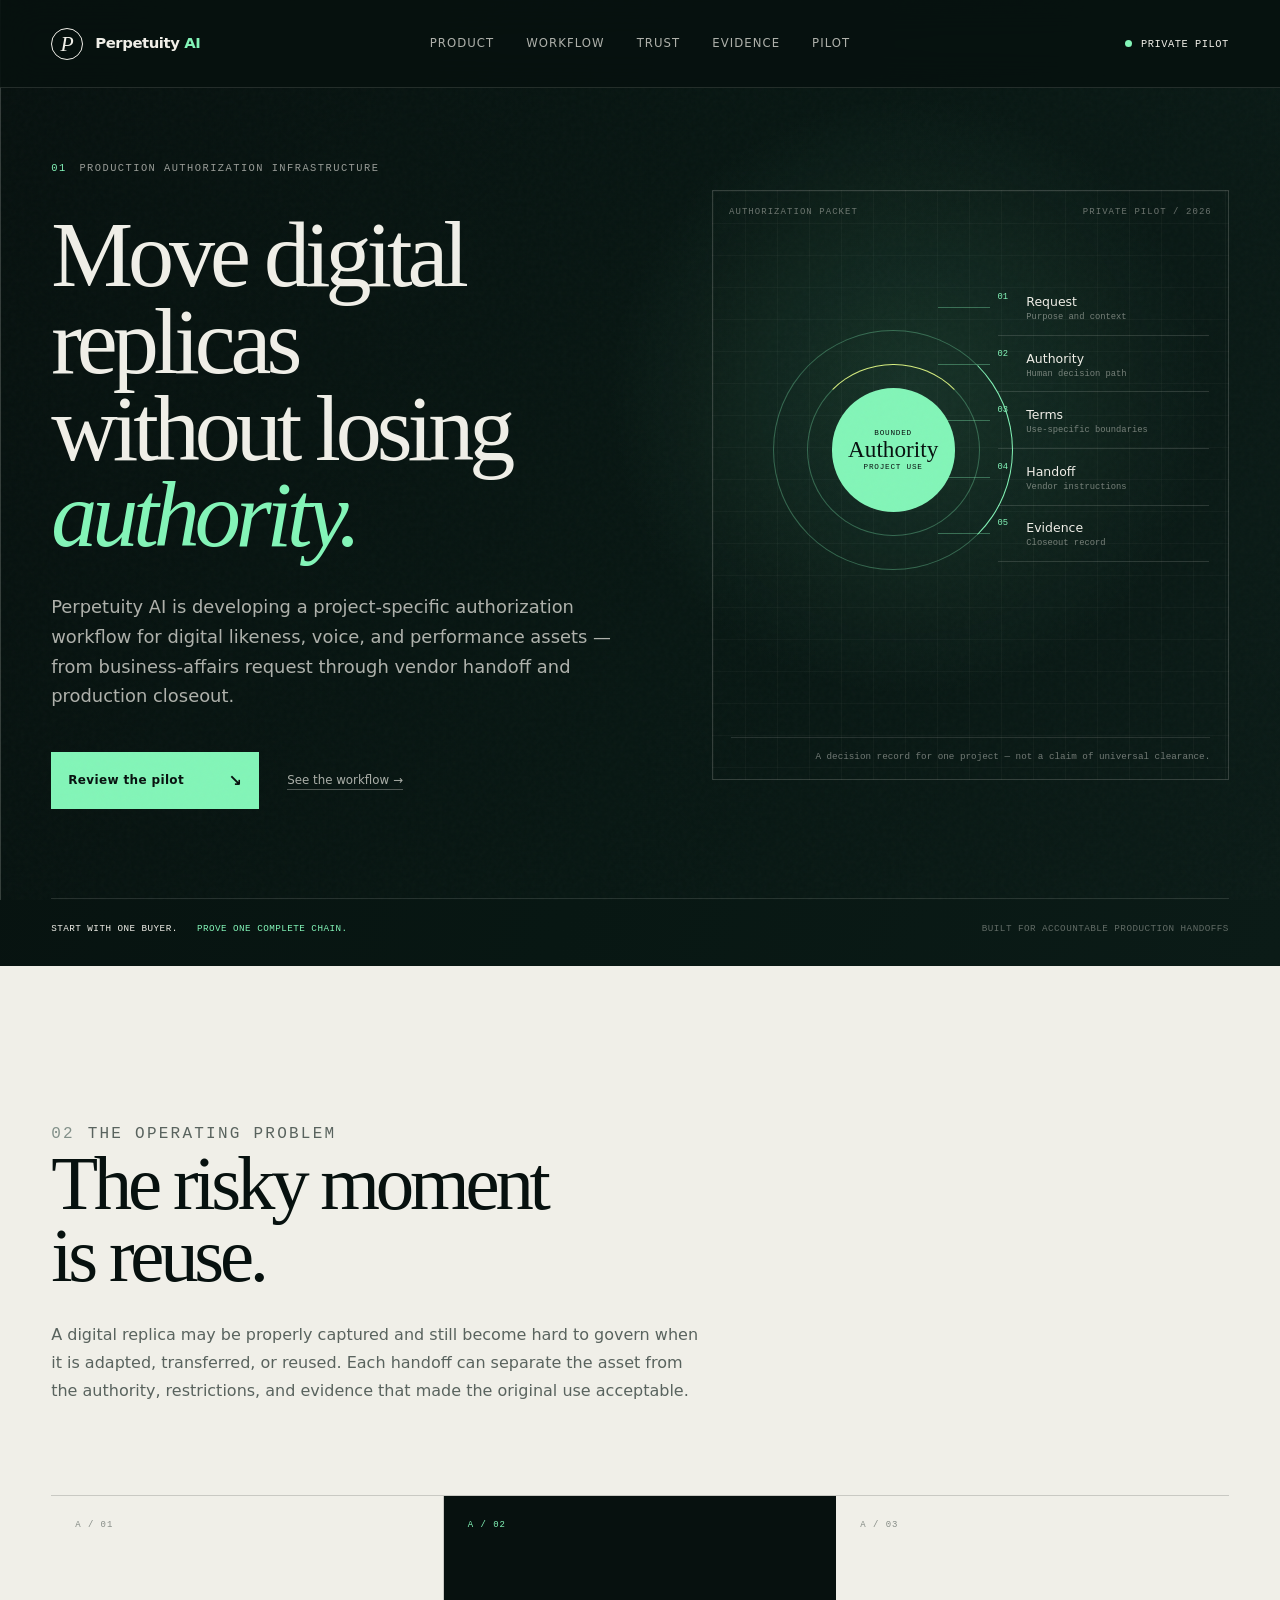
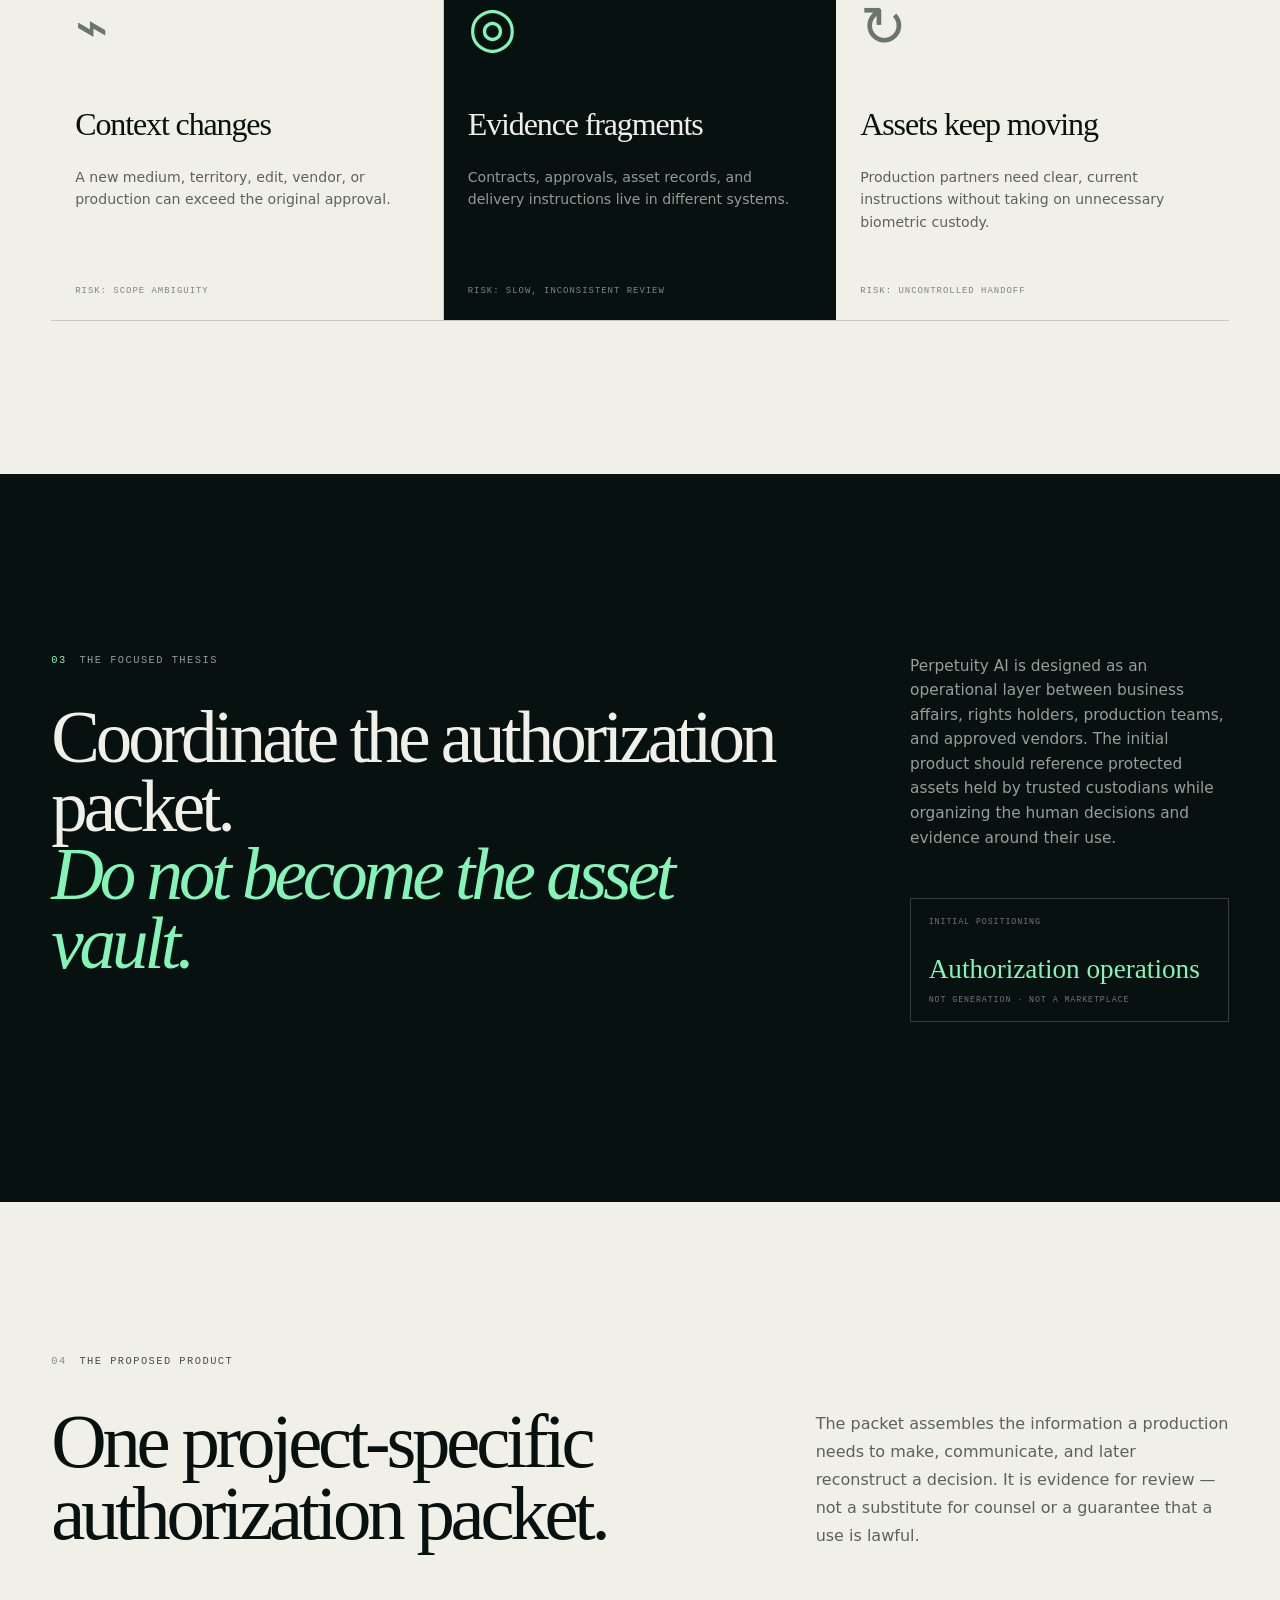
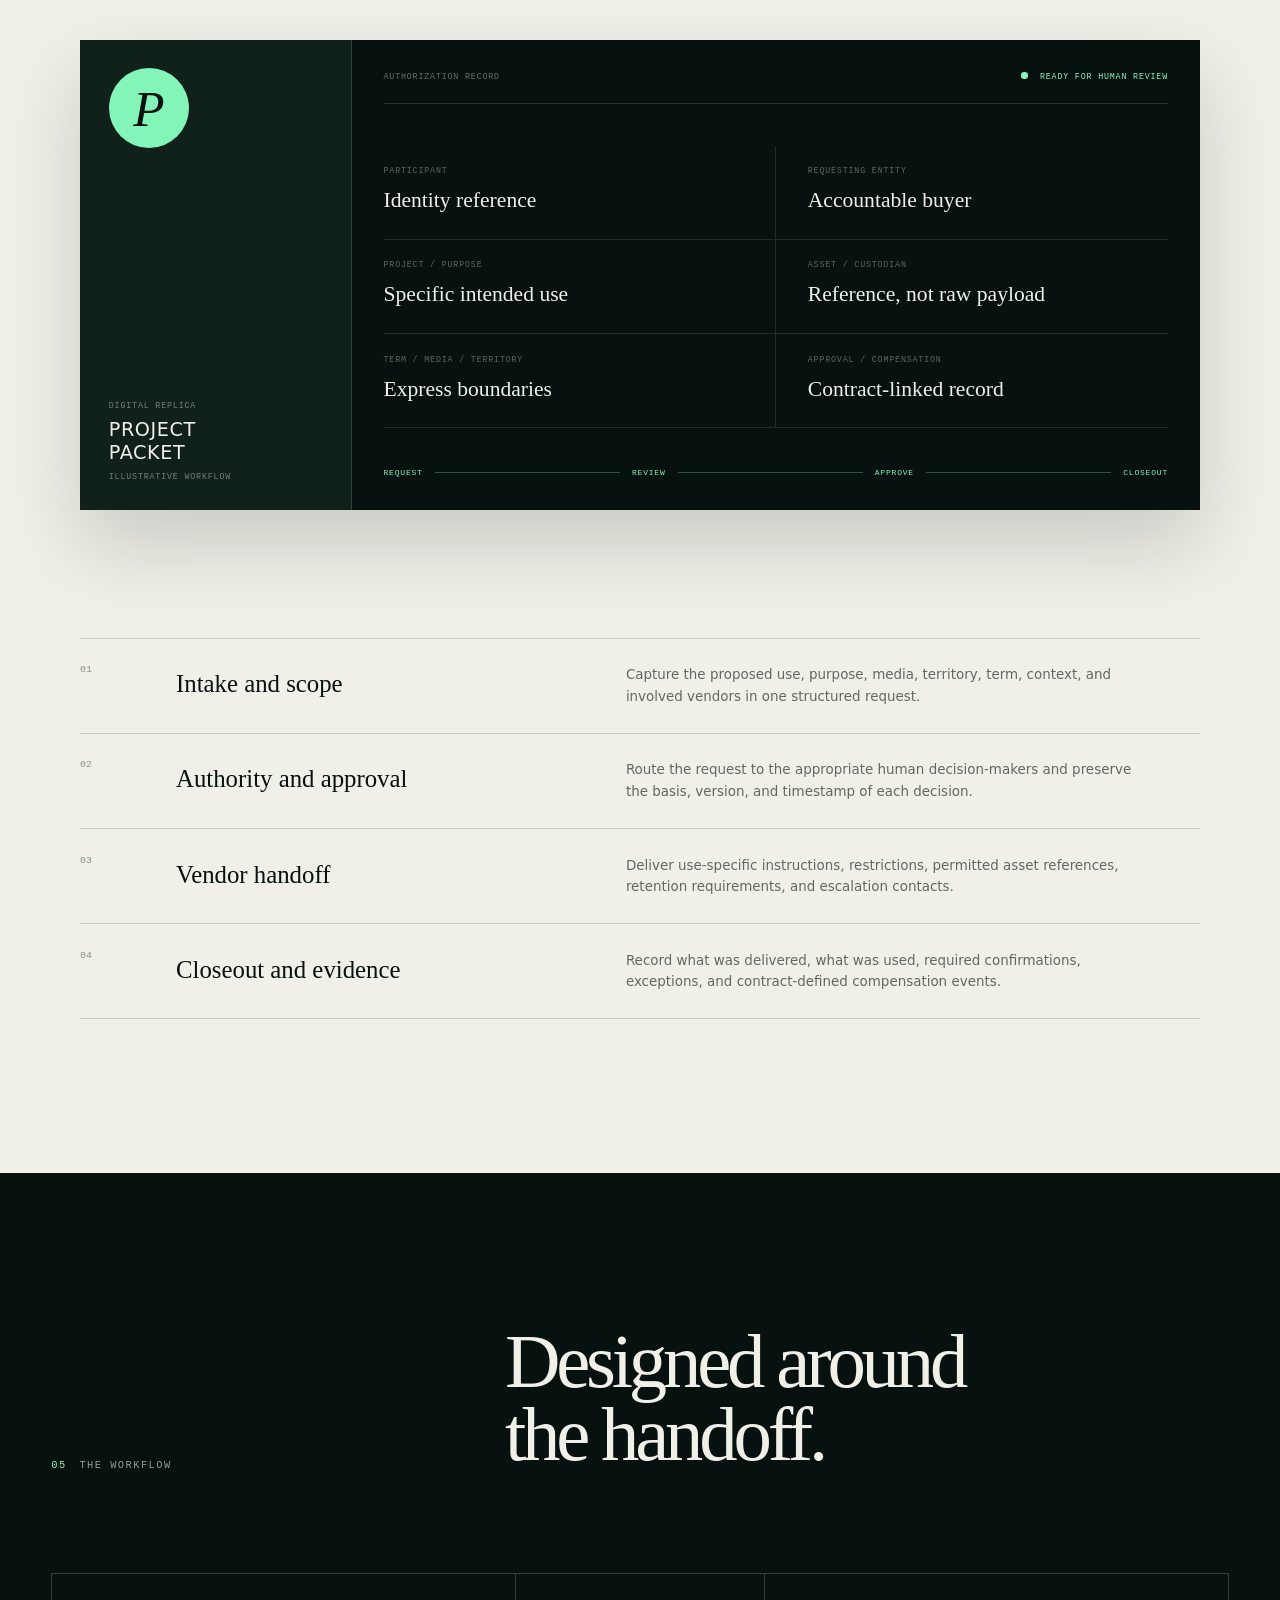
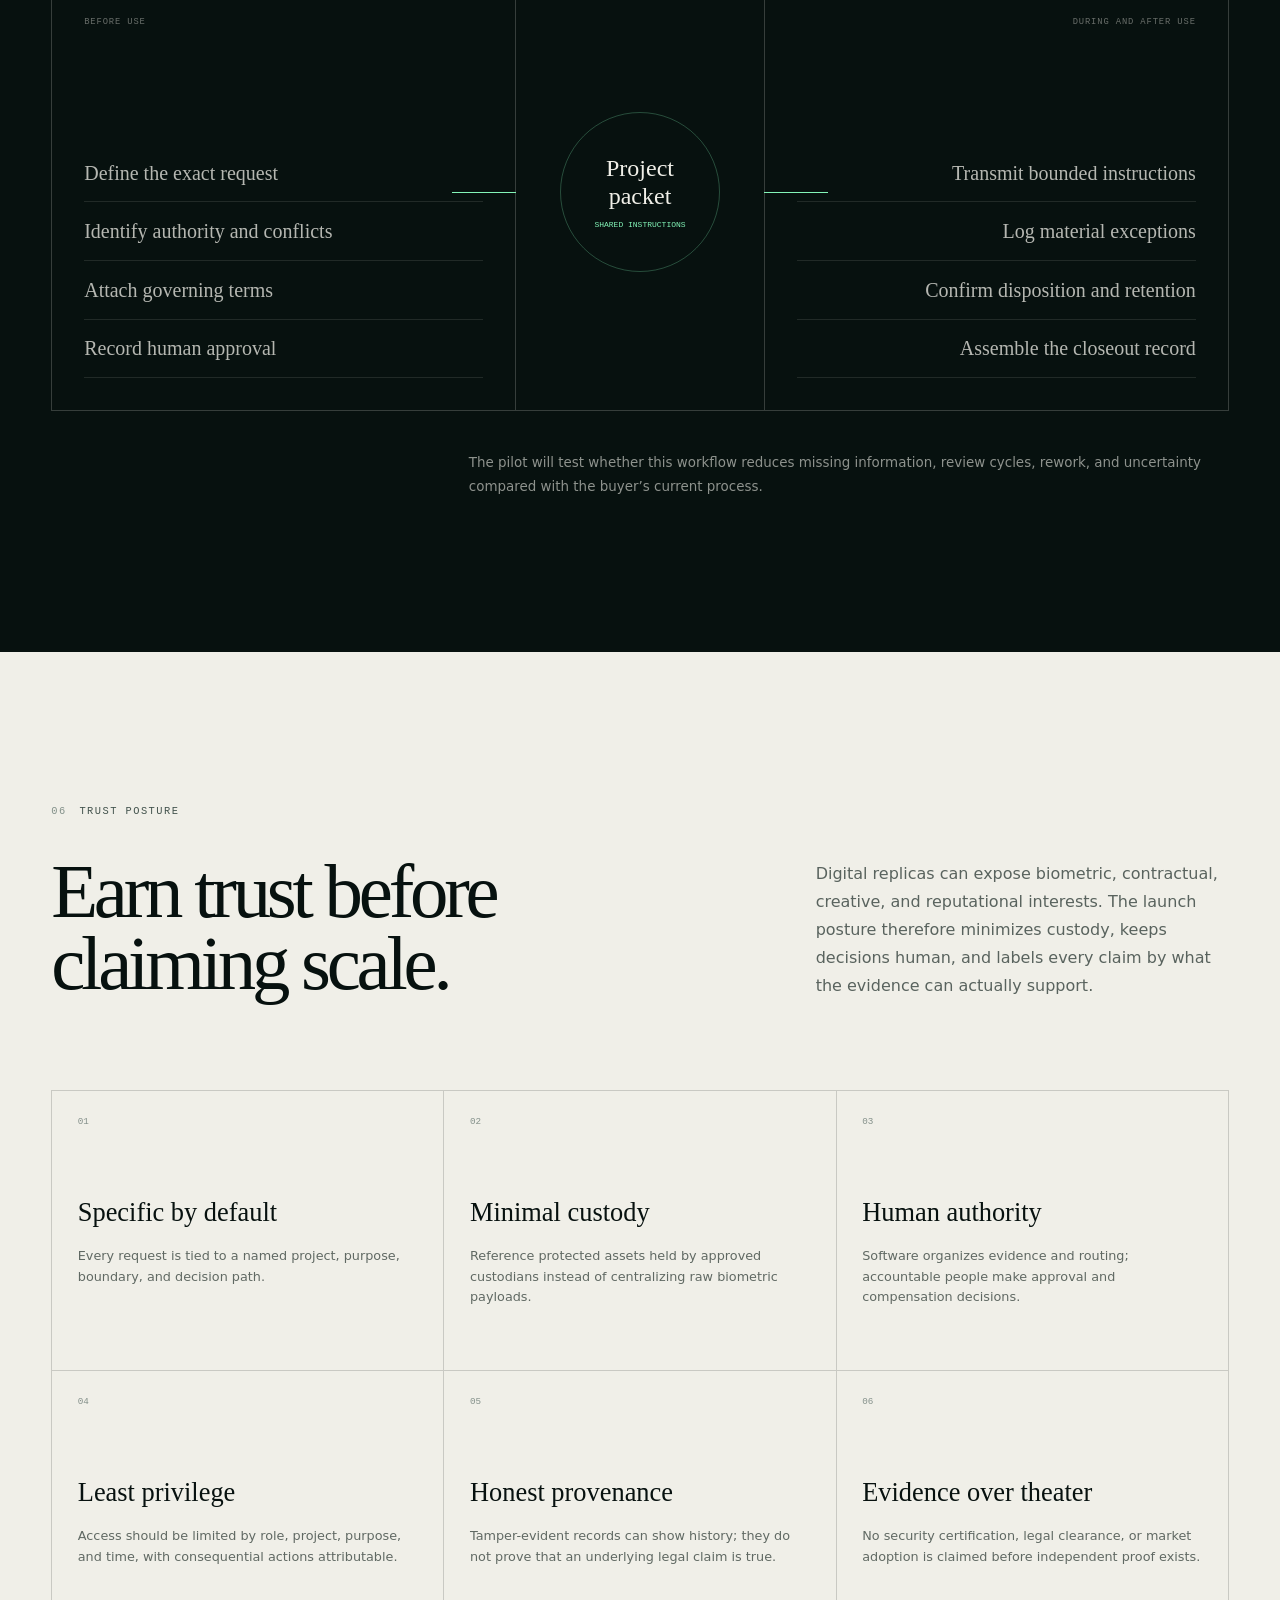
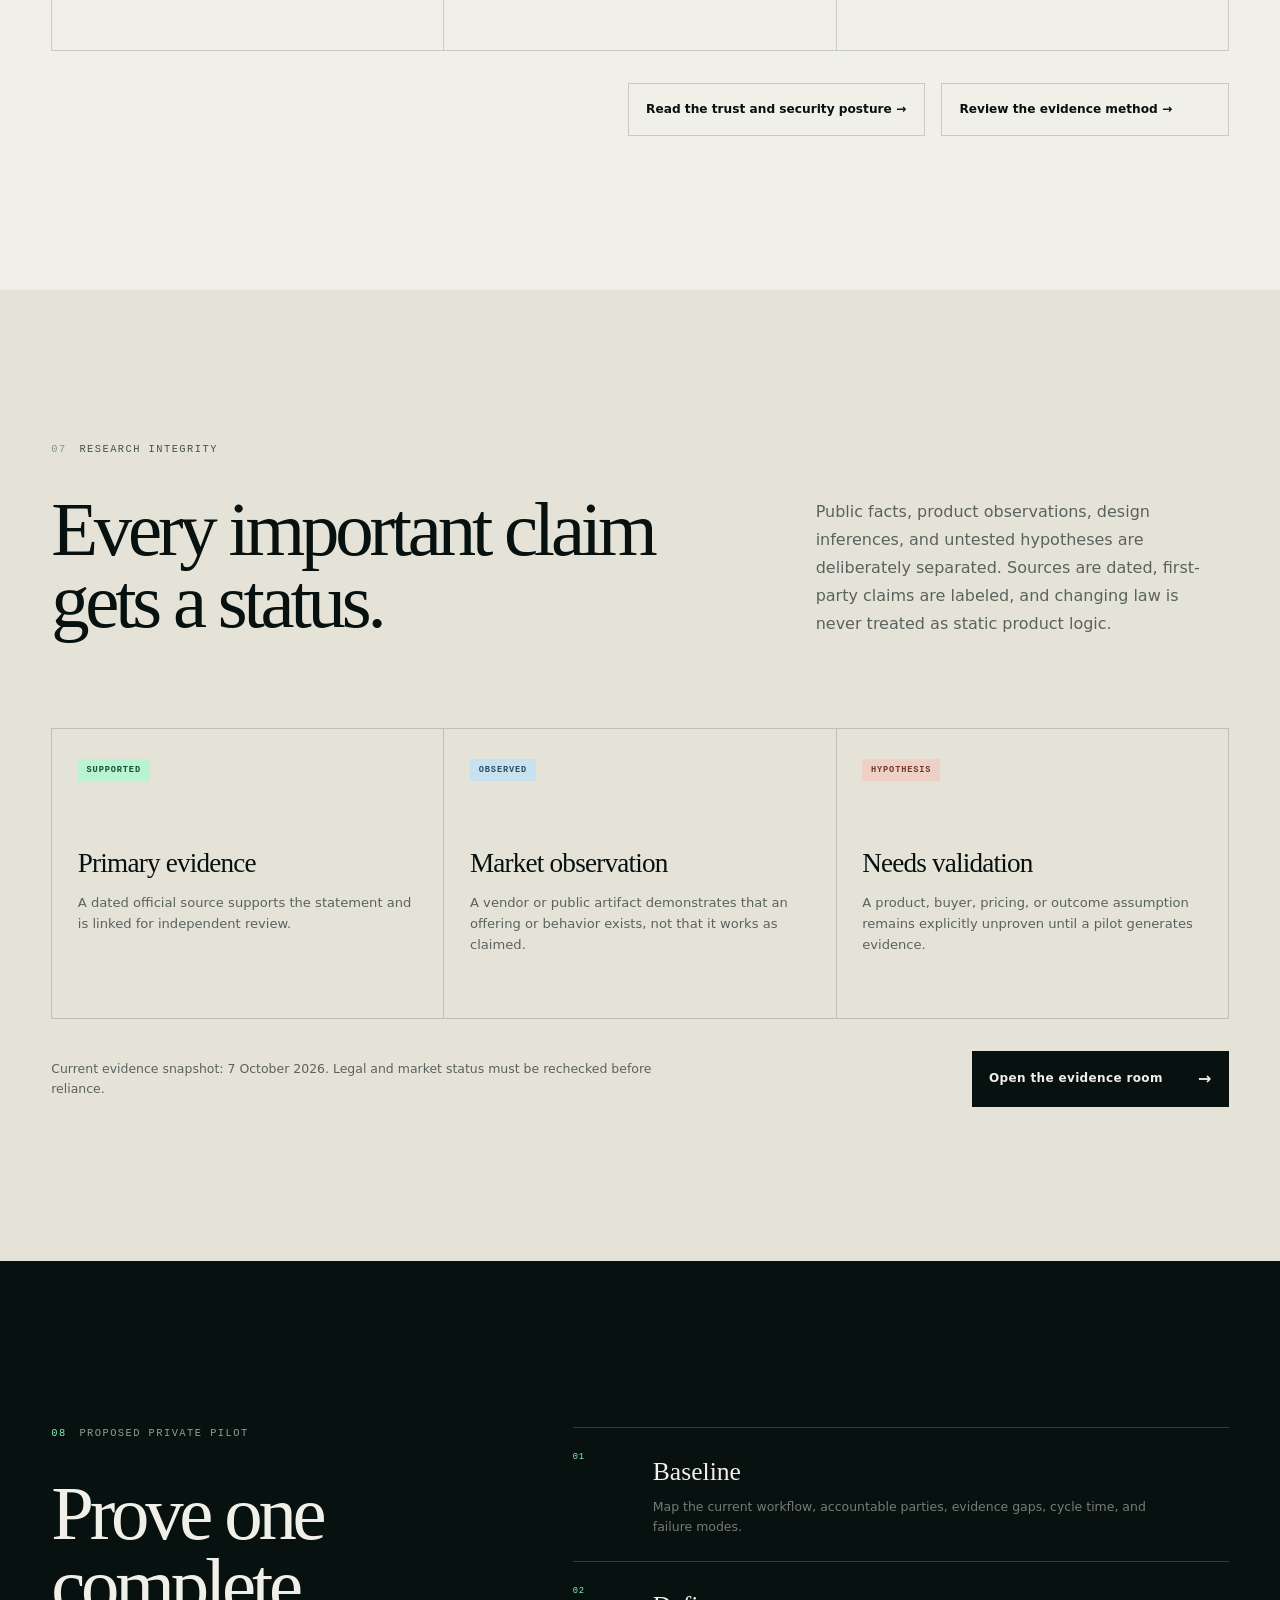
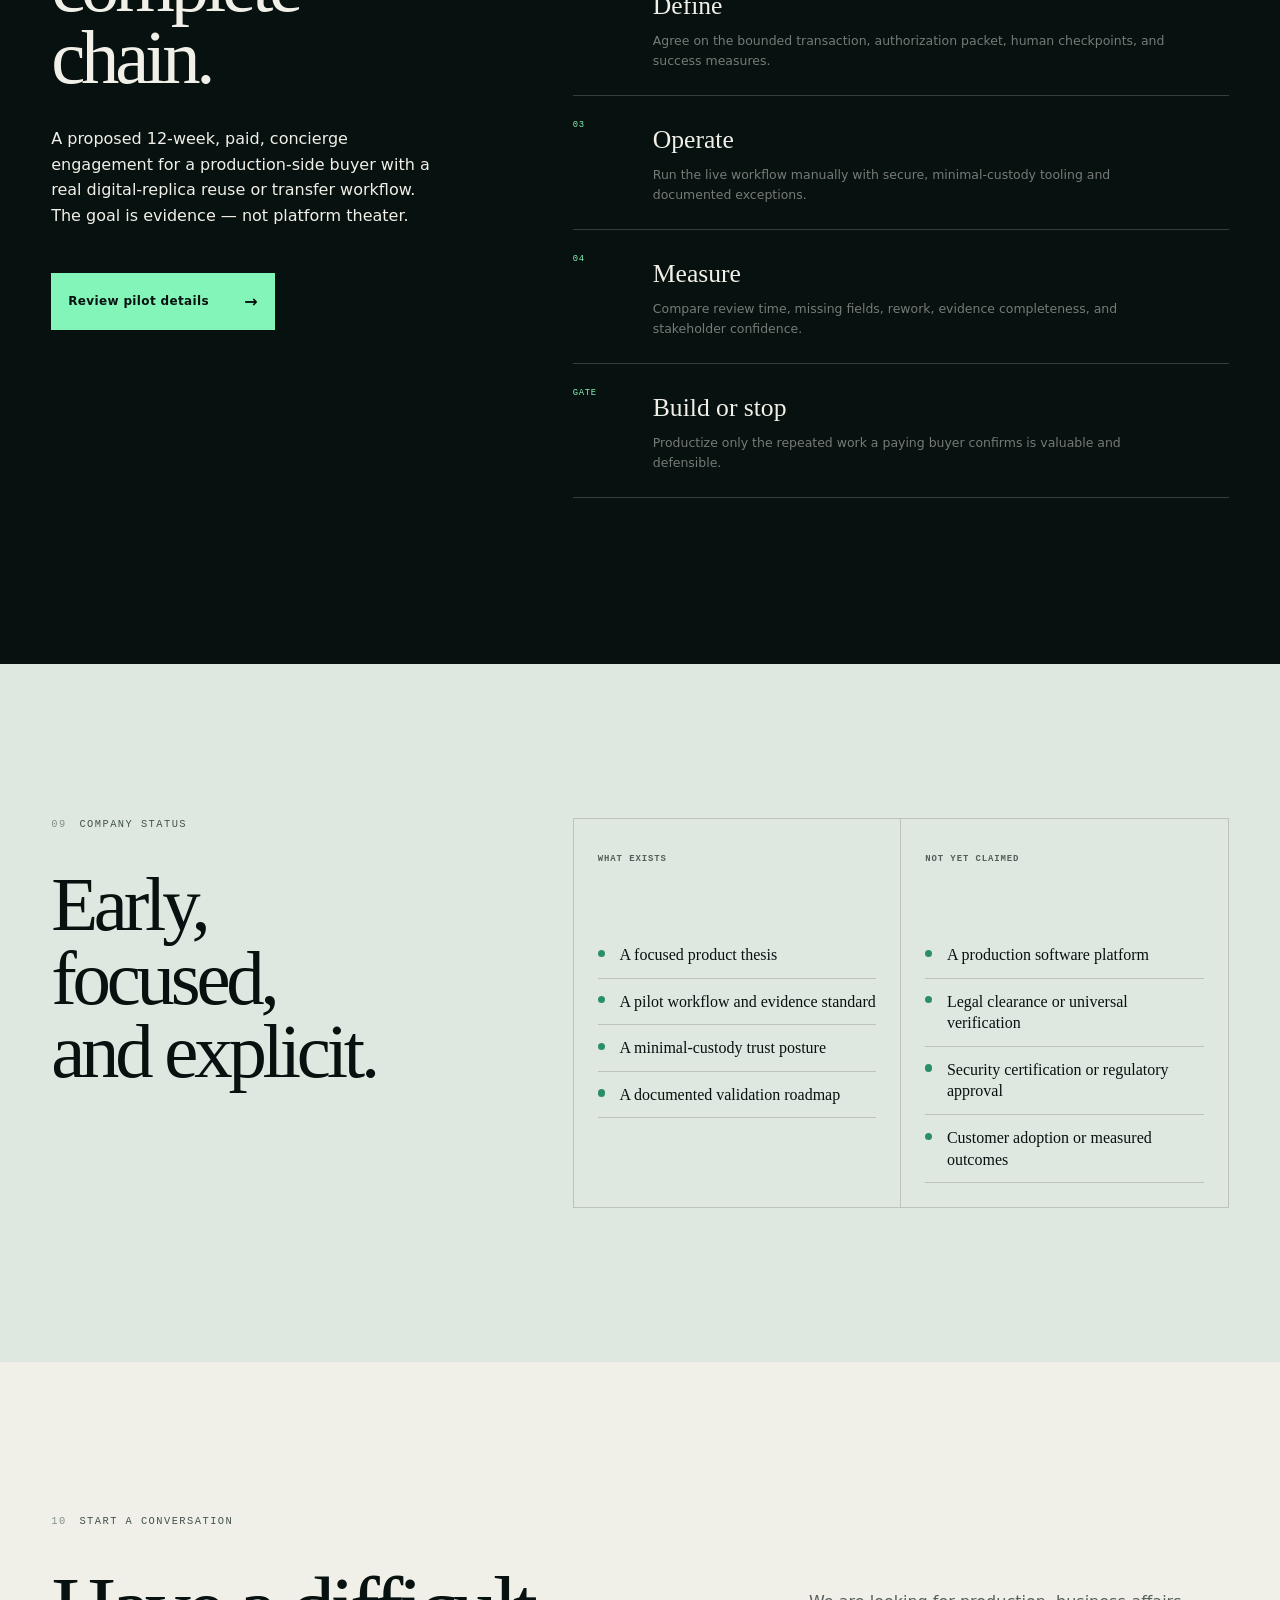
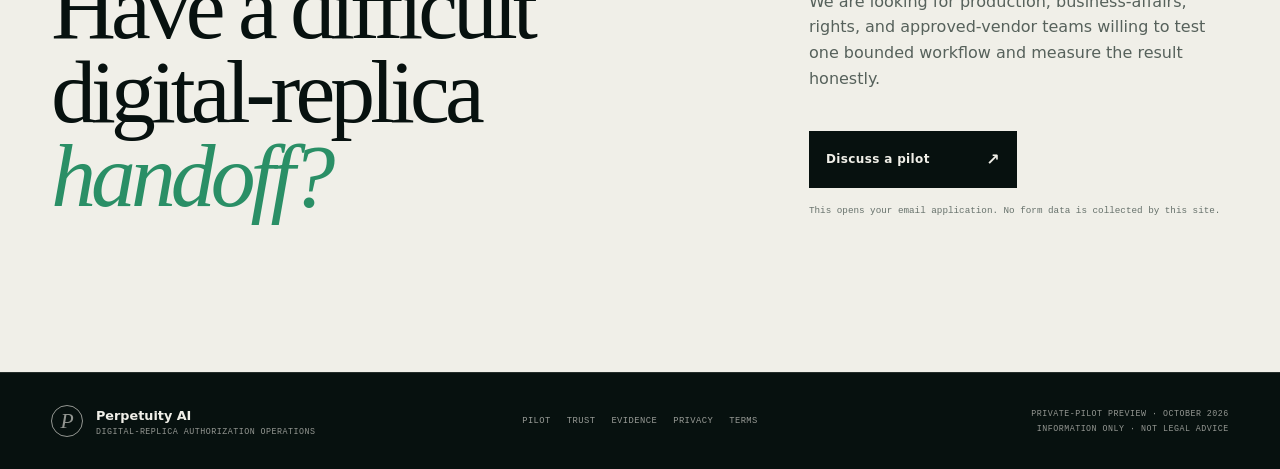
<file: index.html>
<!doctype html>
<html lang="en">
  <head>
    <meta charset="utf-8" />
    <meta name="viewport" content="width=device-width, initial-scale=1" />
    <meta
      name="description"
      content="Perpetuity AI coordinates project-specific authorization for digital-replica reuse, vendor handoffs, and production closeout."
    />
    <meta name="theme-color" content="#07110f" />
    <meta name="robots" content="index,follow,max-image-preview:large" />
    <link rel="canonical" href="https://dtrezise.github.io/PerpetuityAI/" />
    <meta property="og:title" content="Perpetuity AI — Digital-replica authorization operations" />
    <meta
      property="og:description"
      content="Keep authority attached when digital likeness, voice, and performance assets move across productions and vendors."
    />
    <meta property="og:type" content="website" />
    <meta property="og:url" content="https://dtrezise.github.io/PerpetuityAI/" />
    <meta property="og:image" content="https://dtrezise.github.io/PerpetuityAI/assets/perpetuity-ai-social.png" />
    <meta property="og:image:alt" content="Perpetuity AI — authority that travels with the asset" />
    <meta name="twitter:card" content="summary_large_image" />
    <meta name="twitter:title" content="Perpetuity AI — Digital-replica authorization operations" />
    <meta
      name="twitter:description"
      content="A project-specific authorization workflow for digital-replica reuse and production handoffs."
    />
    <meta name="twitter:image" content="https://dtrezise.github.io/PerpetuityAI/assets/perpetuity-ai-social.png" />
    <title>Perpetuity AI — Digital-replica authorization operations</title>
    <link rel="icon" href="assets/favicon.svg" type="image/svg+xml" />
    <link rel="manifest" href="site.webmanifest" />
    <link rel="stylesheet" href="styles.css" />
    <script defer src="script.js"></script>
    <script type="application/ld+json">
      {
        "@context": "https://schema.org",
        "@type": "WebSite",
        "name": "Perpetuity AI",
        "url": "https://dtrezise.github.io/PerpetuityAI/",
        "description": "A private-pilot venture developing authorization operations for digital replicas."
      }
    </script>
  </head>
  <body>
    <a class="skip-link" href="#main">Skip to content</a>

    <div class="page-shell" id="top">
      <header class="site-header" data-header>
        <a class="brand" href="#top" aria-label="Perpetuity AI home">
          <span class="brand-mark" aria-hidden="true"><span>P</span></span>
          <span class="brand-name">Perpetuity <em>AI</em></span>
        </a>

        <button
          class="menu-button"
          type="button"
          aria-expanded="false"
          aria-controls="site-nav"
          data-menu-button
        >
          <span class="sr-only">Toggle navigation</span>
          <span></span>
          <span></span>
        </button>

        <nav class="site-nav" id="site-nav" aria-label="Main navigation" data-nav>
          <a href="#product">Product</a>
          <a href="#workflow">Workflow</a>
          <a href="#trust">Trust</a>
          <a href="evidence.html">Evidence</a>
          <a href="#pilot">Pilot</a>
        </nav>

        <a class="header-status" href="#pilot">
          <span aria-hidden="true"></span>
          Private pilot
        </a>
      </header>

      <main id="main">
        <section class="hero section" aria-labelledby="hero-title">
          <div class="hero-copy" data-reveal>
            <p class="eyebrow"><span>01</span> Production authorization infrastructure</p>
            <h1 id="hero-title">
              Move digital replicas<br />
              without losing <em>authority.</em>
            </h1>
            <p class="hero-intro">
              Perpetuity AI is developing a project-specific authorization workflow for digital
              likeness, voice, and performance assets — from business-affairs request through vendor
              handoff and production closeout.
            </p>
            <div class="hero-actions">
              <a class="button button-primary" href="#pilot">
                Review the pilot
                <span aria-hidden="true">↘</span>
              </a>
              <a class="text-link" href="#workflow">See the workflow <span aria-hidden="true">→</span></a>
            </div>
          </div>

          <div class="hero-system" aria-label="Illustration of a project authorization packet" data-reveal>
            <div class="system-meta">
              <span>AUTHORIZATION PACKET</span>
              <span>PRIVATE PILOT / 2026</span>
            </div>
            <div class="identity-core">
              <div class="identity-orbit orbit-one" aria-hidden="true"></div>
              <div class="identity-orbit orbit-two" aria-hidden="true"></div>
              <div class="identity-seal">
                <span>Bounded</span>
                <strong>Authority</strong>
                <small>Project use</small>
              </div>
            </div>
            <ol class="system-rail">
              <li><span>01</span><strong>Request</strong><small>Purpose and context</small></li>
              <li><span>02</span><strong>Authority</strong><small>Human decision path</small></li>
              <li><span>03</span><strong>Terms</strong><small>Use-specific boundaries</small></li>
              <li><span>04</span><strong>Handoff</strong><small>Vendor instructions</small></li>
              <li><span>05</span><strong>Evidence</strong><small>Closeout record</small></li>
            </ol>
            <p class="system-note">A decision record for one project — not a claim of universal clearance.</p>
          </div>

          <div class="hero-footer" data-reveal>
            <p>Start with one buyer.</p>
            <p>Prove one complete chain.</p>
            <span>Built for accountable production handoffs</span>
          </div>
        </section>

        <section class="problem section" id="problem" aria-labelledby="problem-title">
          <div class="section-heading" data-reveal>
            <p class="eyebrow"><span>02</span> The operating problem</p>
            <h2 id="problem-title">The risky moment<br />is reuse.</h2>
            <p>
              A digital replica may be properly captured and still become hard to govern when it is
              adapted, transferred, or reused. Each handoff can separate the asset from the authority,
              restrictions, and evidence that made the original use acceptable.
            </p>
          </div>

          <div class="problem-grid">
            <article class="problem-card" data-reveal>
              <span class="card-index">A / 01</span>
              <div class="card-symbol" aria-hidden="true">⌁</div>
              <h3>Context changes</h3>
              <p>A new medium, territory, edit, vendor, or production can exceed the original approval.</p>
              <small>Risk: scope ambiguity</small>
            </article>
            <article class="problem-card featured" data-reveal>
              <span class="card-index">A / 02</span>
              <div class="card-symbol" aria-hidden="true">◎</div>
              <h3>Evidence fragments</h3>
              <p>Contracts, approvals, asset records, and delivery instructions live in different systems.</p>
              <small>Risk: slow, inconsistent review</small>
            </article>
            <article class="problem-card" data-reveal>
              <span class="card-index">A / 03</span>
              <div class="card-symbol" aria-hidden="true">↻</div>
              <h3>Assets keep moving</h3>
              <p>Production partners need clear, current instructions without taking on unnecessary biometric custody.</p>
              <small>Risk: uncontrolled handoff</small>
            </article>
          </div>
        </section>

        <section class="thesis section" aria-labelledby="thesis-title">
          <div class="thesis-statement" data-reveal>
            <p class="eyebrow light"><span>03</span> The focused thesis</p>
            <h2 id="thesis-title">
              Coordinate the authorization packet.<br />
              <em>Do not become the asset vault.</em>
            </h2>
          </div>
          <div class="thesis-detail" data-reveal>
            <p>
              Perpetuity AI is designed as an operational layer between business affairs, rights holders,
              production teams, and approved vendors. The initial product should reference protected assets
              held by trusted custodians while organizing the human decisions and evidence around their use.
            </p>
            <div class="thesis-badge">
              <span>INITIAL POSITIONING</span>
              <strong>Authorization operations</strong>
              <small>Not generation · not a marketplace</small>
            </div>
          </div>
        </section>

        <section class="infrastructure section" id="product" aria-labelledby="product-title">
          <div class="section-heading split" data-reveal>
            <div>
              <p class="eyebrow"><span>04</span> The proposed product</p>
              <h2 id="product-title">One project-specific<br />authorization packet.</h2>
            </div>
            <p>
              The packet assembles the information a production needs to make, communicate, and later
              reconstruct a decision. It is evidence for review — not a substitute for counsel or a guarantee
              that a use is lawful.
            </p>
          </div>

          <div class="passport" data-reveal>
            <div class="passport-sidebar">
              <div class="passport-mark" aria-hidden="true">P</div>
              <span>DIGITAL REPLICA</span>
              <strong>PROJECT<br />PACKET</strong>
              <small>Illustrative workflow</small>
            </div>
            <div class="passport-body">
              <div class="passport-topline">
                <span>AUTHORIZATION RECORD</span>
                <span class="verified"><i aria-hidden="true"></i> READY FOR HUMAN REVIEW</span>
              </div>
              <div class="passport-fields">
                <div><span>PARTICIPANT</span><strong>Identity reference</strong></div>
                <div><span>REQUESTING ENTITY</span><strong>Accountable buyer</strong></div>
                <div><span>PROJECT / PURPOSE</span><strong>Specific intended use</strong></div>
                <div><span>ASSET / CUSTODIAN</span><strong>Reference, not raw payload</strong></div>
                <div><span>TERM / MEDIA / TERRITORY</span><strong>Express boundaries</strong></div>
                <div><span>APPROVAL / COMPENSATION</span><strong>Contract-linked record</strong></div>
              </div>
              <div class="passport-trace">
                <span>REQUEST</span><i></i><span>REVIEW</span><i></i><span>APPROVE</span><i></i><span>CLOSEOUT</span>
              </div>
            </div>
          </div>

          <div class="infrastructure-list">
            <article data-reveal>
              <span>01</span>
              <div><h3>Intake and scope</h3><p>Capture the proposed use, purpose, media, territory, term, context, and involved vendors in one structured request.</p></div>
            </article>
            <article data-reveal>
              <span>02</span>
              <div><h3>Authority and approval</h3><p>Route the request to the appropriate human decision-makers and preserve the basis, version, and timestamp of each decision.</p></div>
            </article>
            <article data-reveal>
              <span>03</span>
              <div><h3>Vendor handoff</h3><p>Deliver use-specific instructions, restrictions, permitted asset references, retention requirements, and escalation contacts.</p></div>
            </article>
            <article data-reveal>
              <span>04</span>
              <div><h3>Closeout and evidence</h3><p>Record what was delivered, what was used, required confirmations, exceptions, and contract-defined compensation events.</p></div>
            </article>
          </div>
        </section>

        <section class="exchange section" id="workflow" aria-labelledby="workflow-title">
          <div class="exchange-heading" data-reveal>
            <p class="eyebrow light"><span>05</span> The workflow</p>
            <h2 id="workflow-title">Designed around<br />the handoff.</h2>
          </div>
          <div class="exchange-board" data-reveal>
            <div class="exchange-side">
              <span class="exchange-label">BEFORE USE</span>
              <ul>
                <li>Define the exact request</li>
                <li>Identify authority and conflicts</li>
                <li>Attach governing terms</li>
                <li>Record human approval</li>
              </ul>
            </div>
            <div class="exchange-core">
              <div class="pulse" aria-hidden="true"></div>
              <strong>Project<br />packet</strong>
              <span>Shared instructions</span>
            </div>
            <div class="exchange-side right">
              <span class="exchange-label">DURING AND AFTER USE</span>
              <ul>
                <li>Transmit bounded instructions</li>
                <li>Log material exceptions</li>
                <li>Confirm disposition and retention</li>
                <li>Assemble the closeout record</li>
              </ul>
            </div>
          </div>
          <p class="section-note" data-reveal>
            The pilot will test whether this workflow reduces missing information, review cycles, rework,
            and uncertainty compared with the buyer’s current process.
          </p>
        </section>

        <section class="principles section" id="trust" aria-labelledby="trust-title">
          <div class="section-heading split" data-reveal>
            <div>
              <p class="eyebrow"><span>06</span> Trust posture</p>
              <h2 id="trust-title">Earn trust before<br />claiming scale.</h2>
            </div>
            <p>
              Digital replicas can expose biometric, contractual, creative, and reputational interests.
              The launch posture therefore minimizes custody, keeps decisions human, and labels every claim
              by what the evidence can actually support.
            </p>
          </div>

          <div class="principle-grid">
            <article data-reveal><span>01</span><h3>Specific by default</h3><p>Every request is tied to a named project, purpose, boundary, and decision path.</p></article>
            <article data-reveal><span>02</span><h3>Minimal custody</h3><p>Reference protected assets held by approved custodians instead of centralizing raw biometric payloads.</p></article>
            <article data-reveal><span>03</span><h3>Human authority</h3><p>Software organizes evidence and routing; accountable people make approval and compensation decisions.</p></article>
            <article data-reveal><span>04</span><h3>Least privilege</h3><p>Access should be limited by role, project, purpose, and time, with consequential actions attributable.</p></article>
            <article data-reveal><span>05</span><h3>Honest provenance</h3><p>Tamper-evident records can show history; they do not prove that an underlying legal claim is true.</p></article>
            <article data-reveal><span>06</span><h3>Evidence over theater</h3><p>No security certification, legal clearance, or market adoption is claimed before independent proof exists.</p></article>
          </div>

          <div class="trust-links" data-reveal>
            <a href="trust.html">Read the trust and security posture <span aria-hidden="true">→</span></a>
            <a href="evidence.html">Review the evidence method <span aria-hidden="true">→</span></a>
          </div>
        </section>

        <section class="evidence-preview section" aria-labelledby="evidence-title">
          <div class="section-heading split" data-reveal>
            <div>
              <p class="eyebrow"><span>07</span> Research integrity</p>
              <h2 id="evidence-title">Every important claim<br />gets a status.</h2>
            </div>
            <p>
              Public facts, product observations, design inferences, and untested hypotheses are deliberately
              separated. Sources are dated, first-party claims are labeled, and changing law is never treated
              as static product logic.
            </p>
          </div>
          <div class="evidence-grid">
            <article data-reveal>
              <span class="evidence-state verified-state">SUPPORTED</span>
              <h3>Primary evidence</h3>
              <p>A dated official source supports the statement and is linked for independent review.</p>
            </article>
            <article data-reveal>
              <span class="evidence-state observed-state">OBSERVED</span>
              <h3>Market observation</h3>
              <p>A vendor or public artifact demonstrates that an offering or behavior exists, not that it works as claimed.</p>
            </article>
            <article data-reveal>
              <span class="evidence-state hypothesis-state">HYPOTHESIS</span>
              <h3>Needs validation</h3>
              <p>A product, buyer, pricing, or outcome assumption remains explicitly unproven until a pilot generates evidence.</p>
            </article>
          </div>
          <div class="evidence-action" data-reveal>
            <p>Current evidence snapshot: 7 October 2026. Legal and market status must be rechecked before reliance.</p>
            <a class="button button-dark" href="evidence.html">Open the evidence room <span aria-hidden="true">→</span></a>
          </div>
        </section>

        <section class="roadmap section" id="pilot" aria-labelledby="pilot-title">
          <div class="roadmap-intro" data-reveal>
            <p class="eyebrow light"><span>08</span> Proposed private pilot</p>
            <h2 id="pilot-title">Prove one<br />complete chain.</h2>
            <p>
              A proposed 12-week, paid, concierge engagement for a production-side buyer with a real
              digital-replica reuse or transfer workflow. The goal is evidence — not platform theater.
            </p>
            <a class="button button-primary pilot-button" href="pilot.html">Review pilot details <span aria-hidden="true">→</span></a>
          </div>

          <ol class="roadmap-steps">
            <li data-reveal>
              <span>01</span>
              <div><strong>Baseline</strong><p>Map the current workflow, accountable parties, evidence gaps, cycle time, and failure modes.</p></div>
            </li>
            <li data-reveal>
              <span>02</span>
              <div><strong>Define</strong><p>Agree on the bounded transaction, authorization packet, human checkpoints, and success measures.</p></div>
            </li>
            <li data-reveal>
              <span>03</span>
              <div><strong>Operate</strong><p>Run the live workflow manually with secure, minimal-custody tooling and documented exceptions.</p></div>
            </li>
            <li data-reveal>
              <span>04</span>
              <div><strong>Measure</strong><p>Compare review time, missing fields, rework, evidence completeness, and stakeholder confidence.</p></div>
            </li>
            <li data-reveal>
              <span>GATE</span>
              <div><strong>Build or stop</strong><p>Productize only the repeated work a paying buyer confirms is valuable and defensible.</p></div>
            </li>
          </ol>
        </section>

        <section class="company-status section" aria-labelledby="status-title">
          <div data-reveal>
            <p class="eyebrow"><span>09</span> Company status</p>
            <h2 id="status-title">Early, focused,<br />and explicit.</h2>
          </div>
          <div class="status-columns" data-reveal>
            <article>
              <span>WHAT EXISTS</span>
              <ul>
                <li>A focused product thesis</li>
                <li>A pilot workflow and evidence standard</li>
                <li>A minimal-custody trust posture</li>
                <li>A documented validation roadmap</li>
              </ul>
            </article>
            <article>
              <span>NOT YET CLAIMED</span>
              <ul>
                <li>A production software platform</li>
                <li>Legal clearance or universal verification</li>
                <li>Security certification or regulatory approval</li>
                <li>Customer adoption or measured outcomes</li>
              </ul>
            </article>
          </div>
        </section>

        <section class="closing section" aria-labelledby="closing-title">
          <div data-reveal>
            <p class="eyebrow"><span>10</span> Start a conversation</p>
            <h2 id="closing-title">Have a difficult<br />digital-replica<br /><em>handoff?</em></h2>
          </div>
          <div class="closing-copy" data-reveal>
            <p>
              We are looking for production, business-affairs, rights, and approved-vendor teams willing
              to test one bounded workflow and measure the result honestly.
            </p>
            <a
              class="button button-dark"
              href="mailto:dan@dantrezise.com?subject=Perpetuity%20AI%20pilot%20conversation"
            >Discuss a pilot <span aria-hidden="true">↗</span></a>
            <small class="contact-note">This opens your email application. No form data is collected by this site.</small>
          </div>
        </section>
      </main>

      <footer class="site-footer">
        <div class="footer-brand">
          <span class="brand-mark" aria-hidden="true"><span>P</span></span>
          <div><strong>Perpetuity AI</strong><small>Digital-replica authorization operations</small></div>
        </div>
        <nav class="footer-nav" aria-label="Footer navigation">
          <a href="pilot.html">Pilot</a>
          <a href="trust.html">Trust</a>
          <a href="evidence.html">Evidence</a>
          <a href="privacy.html">Privacy</a>
          <a href="terms.html">Terms</a>
        </nav>
        <div class="footer-meta">
          <p>Private-pilot preview · October 2026</p>
          <p class="disclaimer">Information only · Not legal advice</p>
        </div>
      </footer>
    </div>
  </body>
</html>
</file>
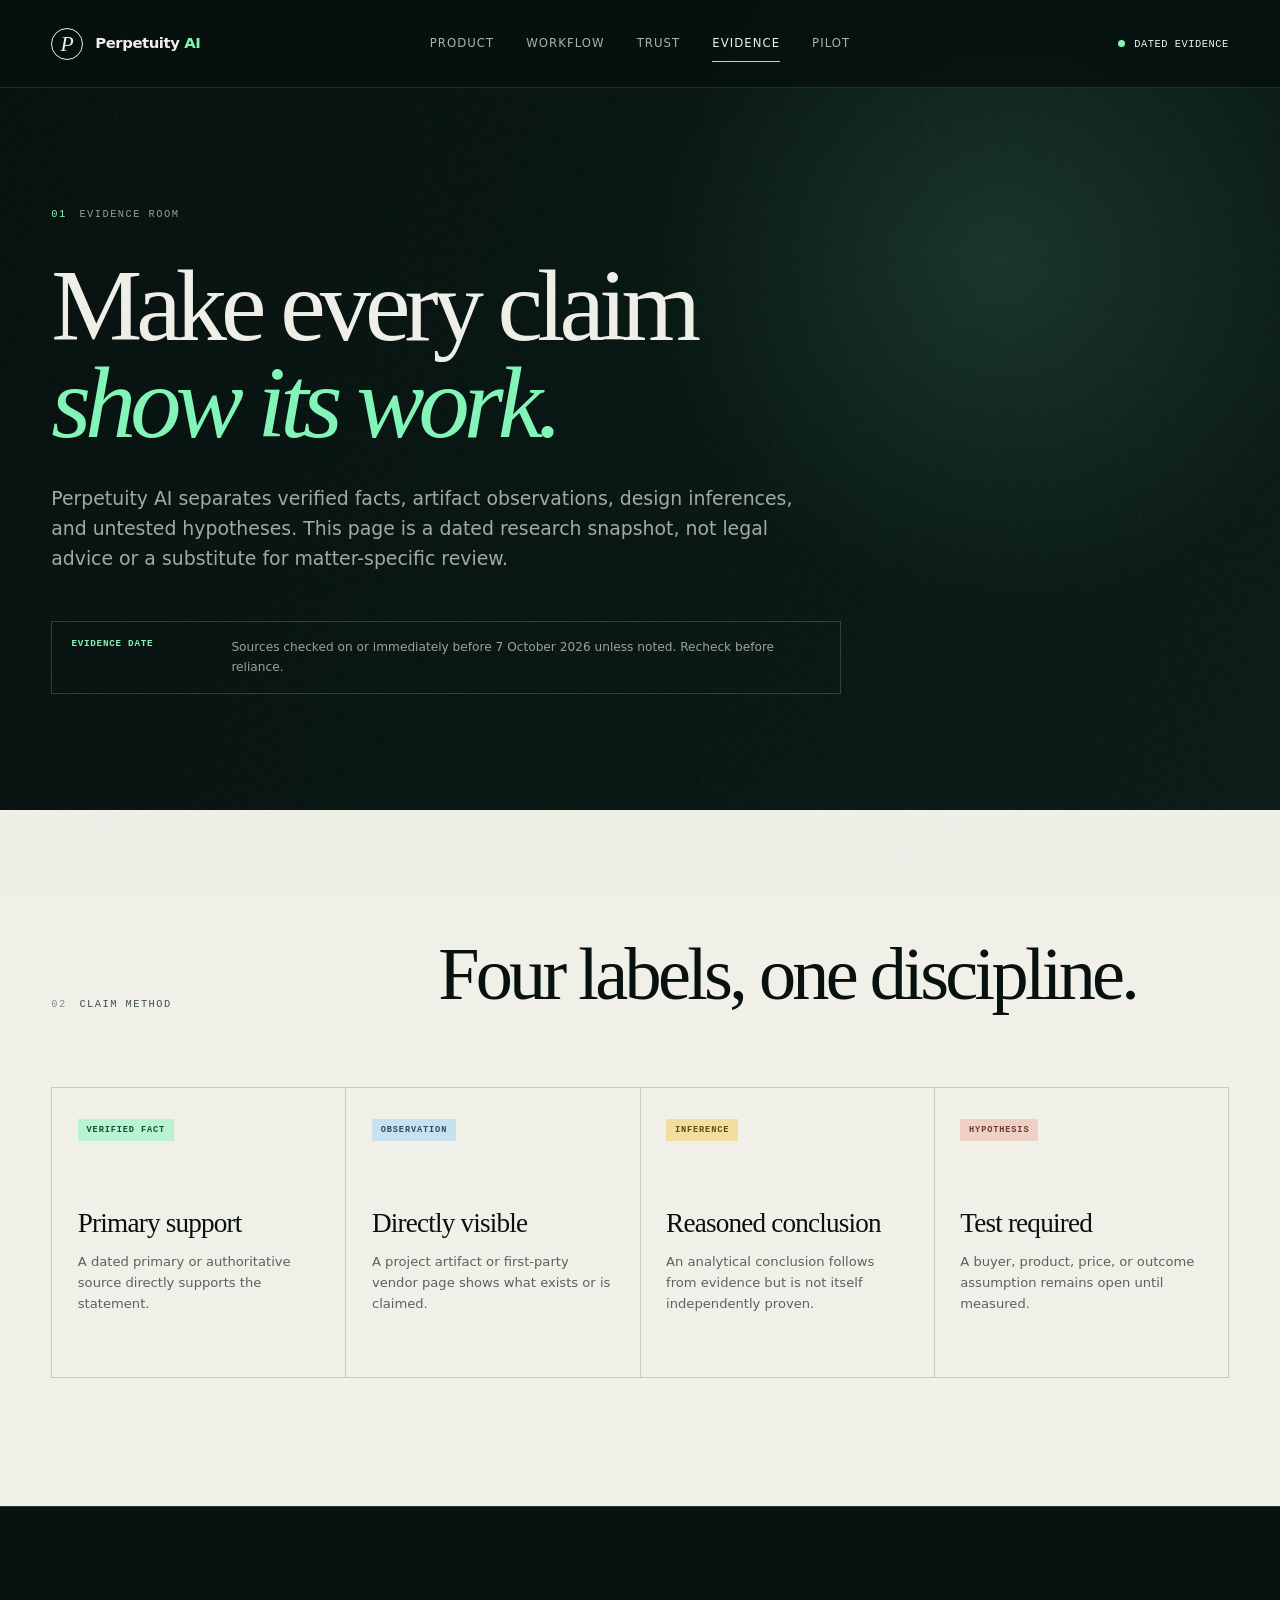
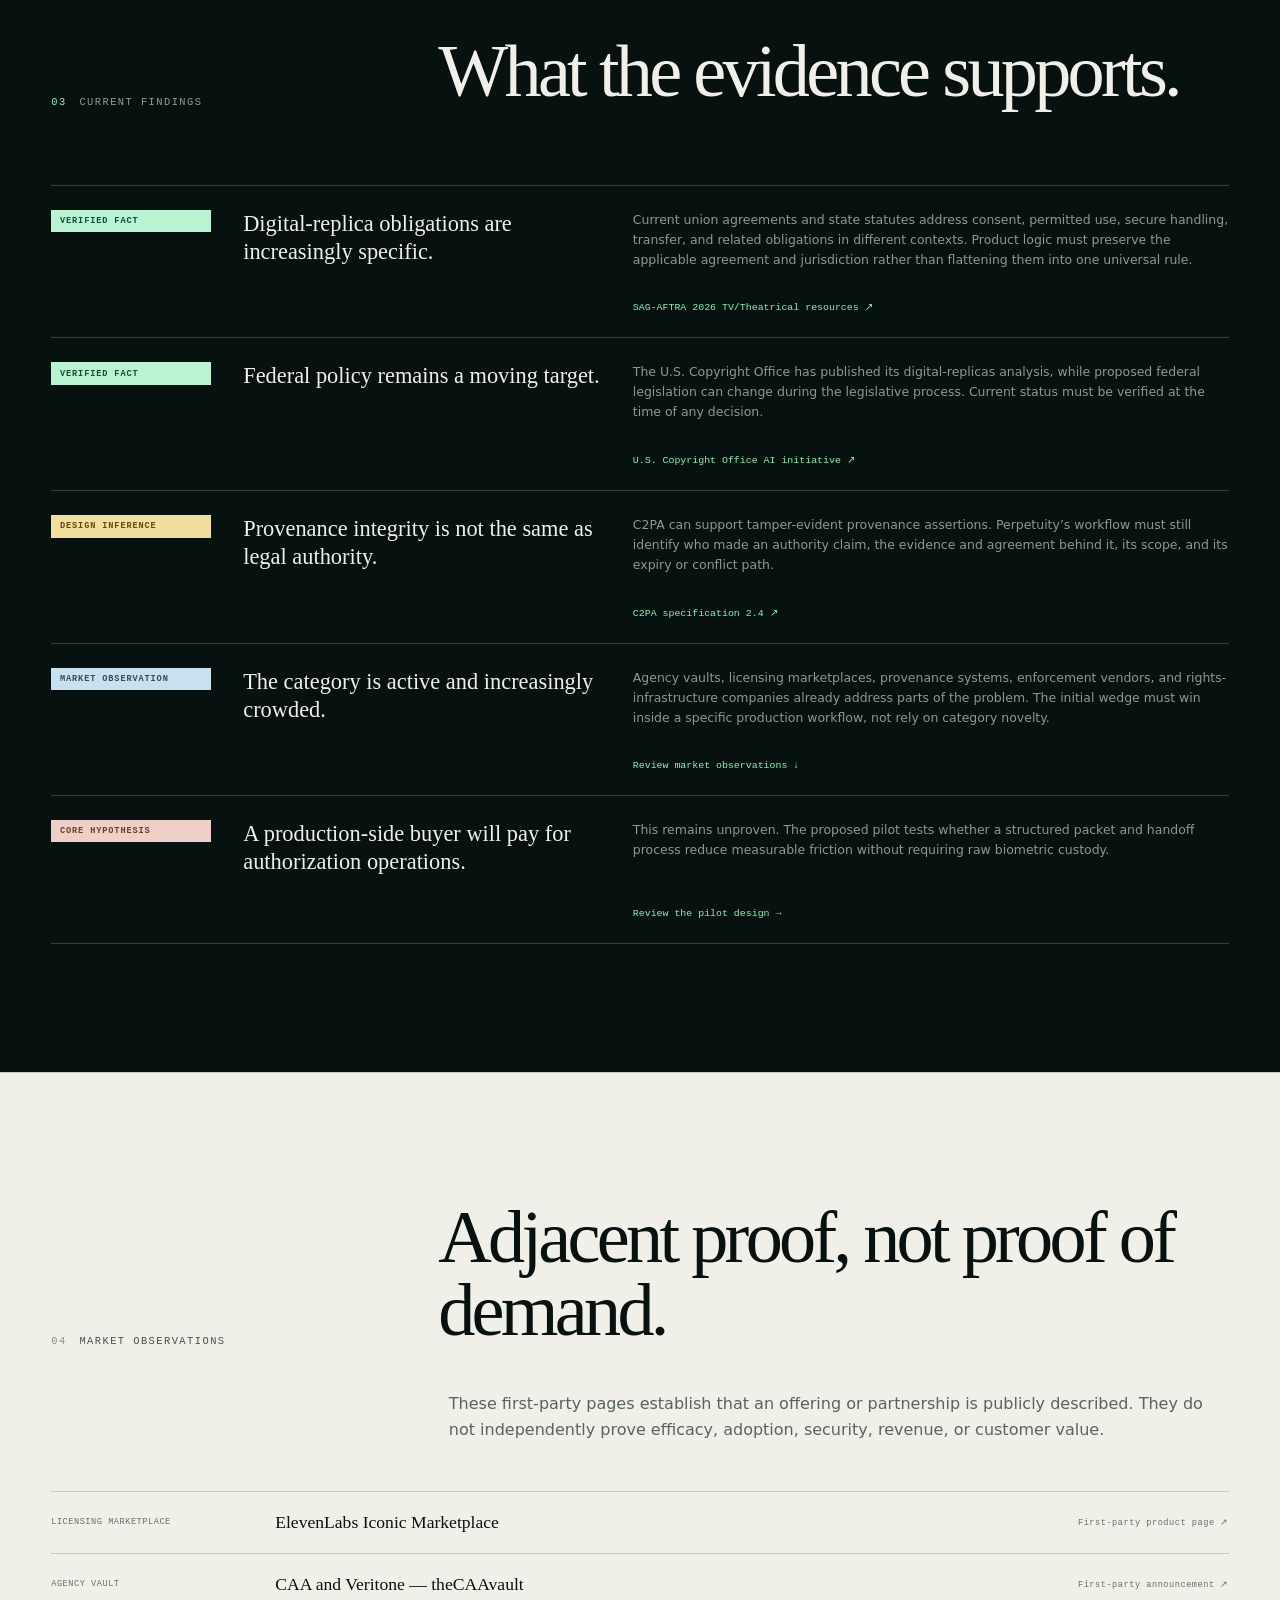
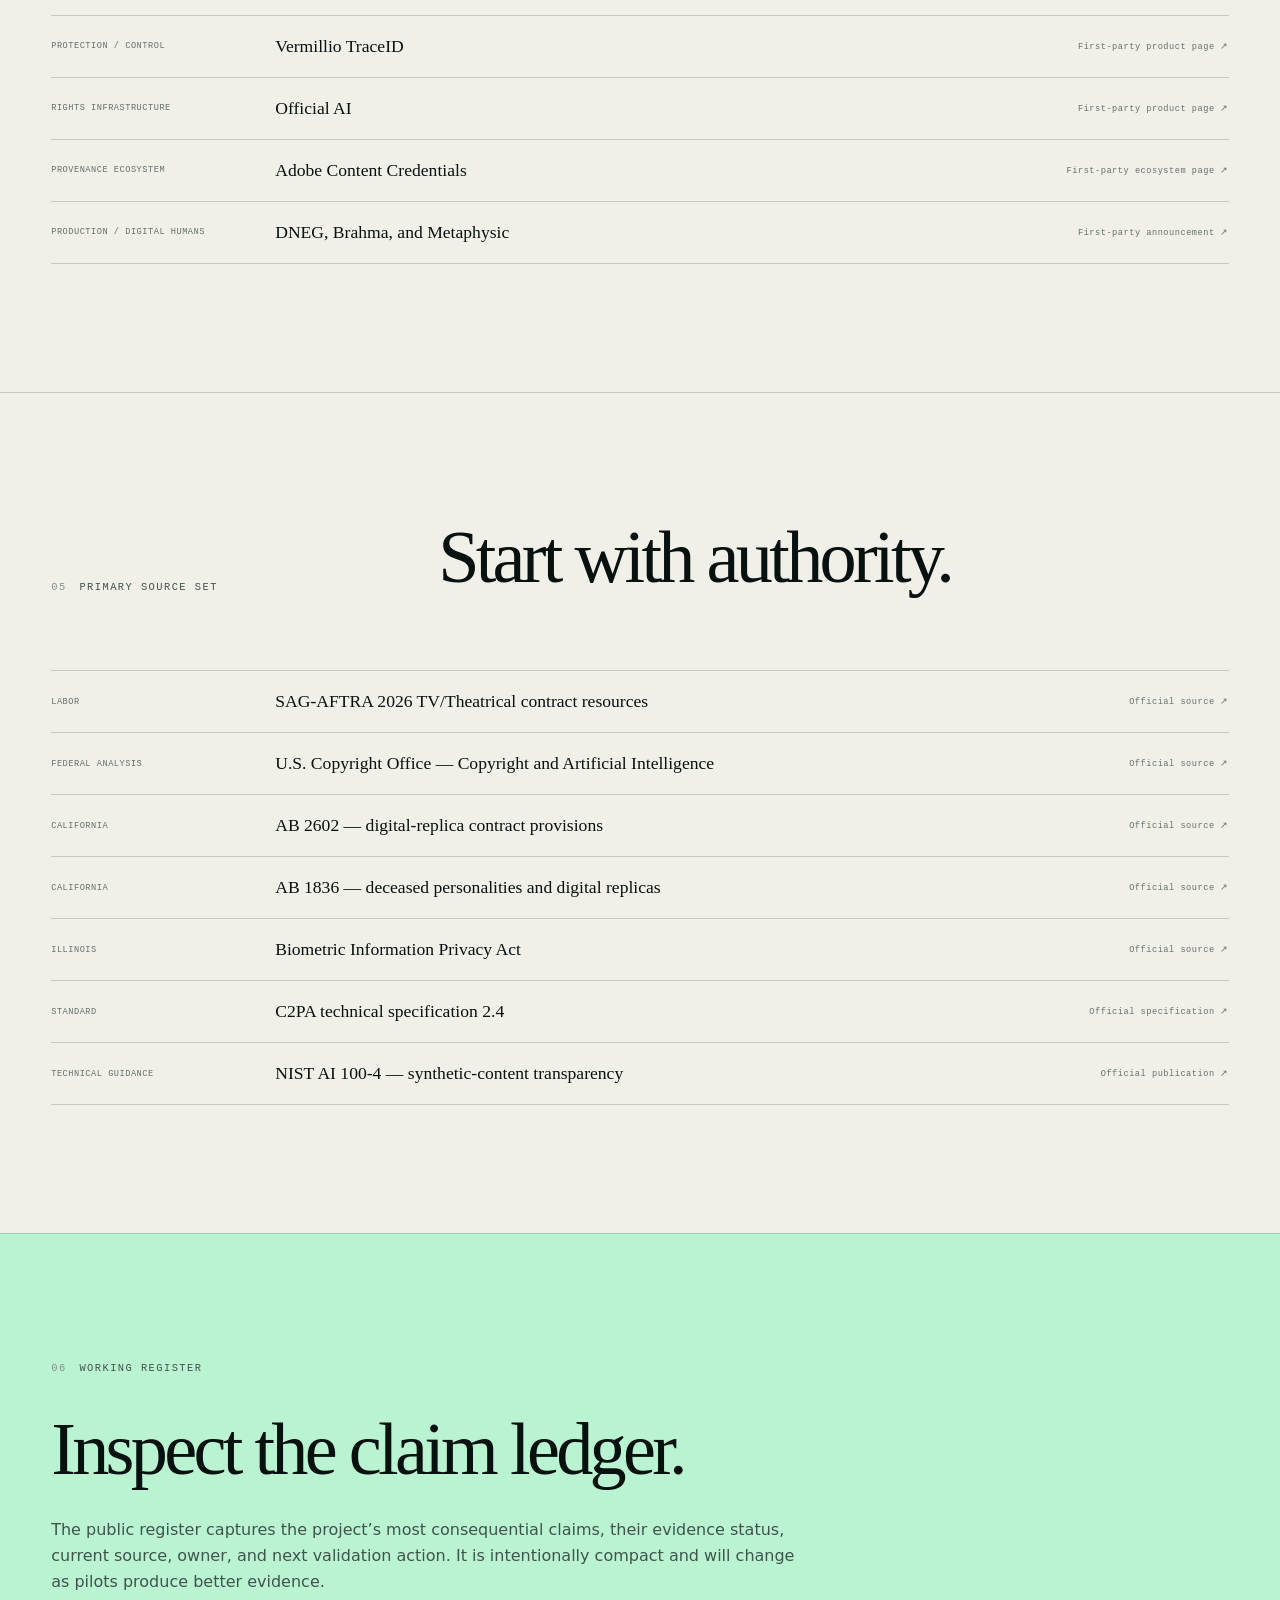
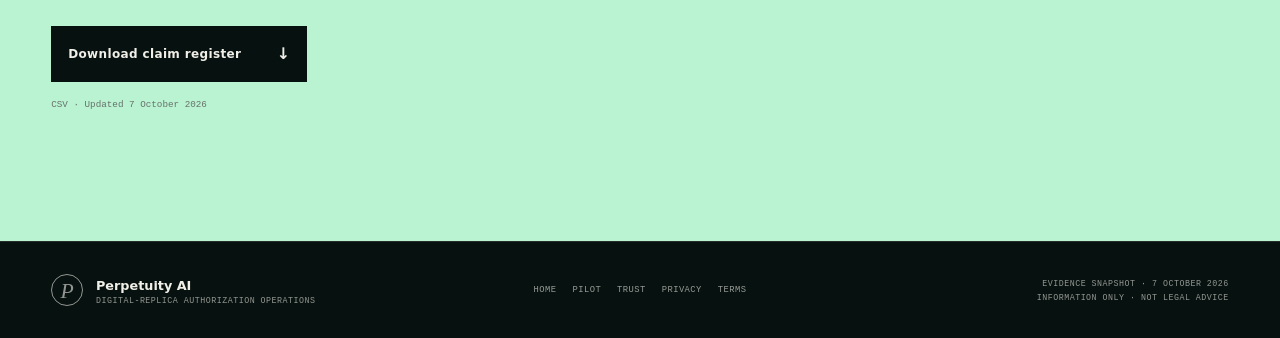
<file: evidence.html>
<!doctype html>
<html lang="en">
  <head>
    <meta charset="utf-8" />
    <meta name="viewport" content="width=device-width, initial-scale=1" />
    <meta name="description" content="The evidence method and dated source register behind the Perpetuity AI private-pilot thesis." />
    <meta name="theme-color" content="#07110f" />
    <meta name="robots" content="index,follow" />
    <link rel="canonical" href="https://dtrezise.github.io/PerpetuityAI/evidence.html" />
    <title>Evidence room — Perpetuity AI</title>
    <link rel="icon" href="assets/favicon.svg" type="image/svg+xml" />
    <link rel="stylesheet" href="styles.css" />
    <script defer src="script.js"></script>
  </head>
  <body class="interior-page">
    <a class="skip-link" href="#main">Skip to content</a>
    <div class="page-shell" id="top">
      <header class="site-header" data-header>
        <a class="brand" href="./" aria-label="Perpetuity AI home"><span class="brand-mark" aria-hidden="true"><span>P</span></span><span class="brand-name">Perpetuity <em>AI</em></span></a>
        <button class="menu-button" type="button" aria-expanded="false" aria-controls="site-nav" data-menu-button><span class="sr-only">Toggle navigation</span><span></span><span></span></button>
        <nav class="site-nav" id="site-nav" aria-label="Main navigation" data-nav><a href="./#product">Product</a><a href="./#workflow">Workflow</a><a href="trust.html">Trust</a><a href="evidence.html" aria-current="page">Evidence</a><a href="pilot.html">Pilot</a></nav>
        <a class="header-status" href="#register"><span aria-hidden="true"></span> Dated evidence</a>
      </header>

      <main id="main">
        <header class="interior-hero section">
          <p class="eyebrow light"><span>01</span> Evidence room</p>
          <h1>Make every claim<br /><em>show its work.</em></h1>
          <p>
            Perpetuity AI separates verified facts, artifact observations, design inferences, and untested
            hypotheses. This page is a dated research snapshot, not legal advice or a substitute for
            matter-specific review.
          </p>
          <div class="status-banner"><strong>Evidence date</strong><span>Sources checked on or immediately before 7 October 2026 unless noted. Recheck before reliance.</span></div>
        </header>

        <section class="detail-section section" aria-labelledby="method-title">
          <div class="detail-heading"><p class="eyebrow"><span>02</span> Claim method</p><h2 id="method-title">Four labels, one discipline.</h2></div>
          <div class="evidence-grid method-grid">
            <article><span class="evidence-state verified-state">VERIFIED FACT</span><h3>Primary support</h3><p>A dated primary or authoritative source directly supports the statement.</p></article>
            <article><span class="evidence-state observed-state">OBSERVATION</span><h3>Directly visible</h3><p>A project artifact or first-party vendor page shows what exists or is claimed.</p></article>
            <article><span class="evidence-state inference-state">INFERENCE</span><h3>Reasoned conclusion</h3><p>An analytical conclusion follows from evidence but is not itself independently proven.</p></article>
            <article><span class="evidence-state hypothesis-state">HYPOTHESIS</span><h3>Test required</h3><p>A buyer, product, price, or outcome assumption remains open until measured.</p></article>
          </div>
        </section>

        <section class="detail-section dark-detail section" aria-labelledby="findings-title">
          <div class="detail-heading"><p class="eyebrow light"><span>03</span> Current findings</p><h2 id="findings-title">What the evidence supports.</h2></div>
          <div class="finding-list">
            <article><span class="evidence-state verified-state">VERIFIED FACT</span><h3>Digital-replica obligations are increasingly specific.</h3><p>Current union agreements and state statutes address consent, permitted use, secure handling, transfer, and related obligations in different contexts. Product logic must preserve the applicable agreement and jurisdiction rather than flattening them into one universal rule.</p><a href="https://www.sagaftra.org/contracts-industry-resources/contracts/2026-tvtheatrical-contracts" rel="noreferrer">SAG-AFTRA 2026 TV/Theatrical resources ↗</a></article>
            <article><span class="evidence-state verified-state">VERIFIED FACT</span><h3>Federal policy remains a moving target.</h3><p>The U.S. Copyright Office has published its digital-replicas analysis, while proposed federal legislation can change during the legislative process. Current status must be verified at the time of any decision.</p><a href="https://copyright.gov/ai/" rel="noreferrer">U.S. Copyright Office AI initiative ↗</a></article>
            <article><span class="evidence-state inference-state">DESIGN INFERENCE</span><h3>Provenance integrity is not the same as legal authority.</h3><p>C2PA can support tamper-evident provenance assertions. Perpetuity’s workflow must still identify who made an authority claim, the evidence and agreement behind it, its scope, and its expiry or conflict path.</p><a href="https://spec.c2pa.org/specifications/specifications/2.4/index.html" rel="noreferrer">C2PA specification 2.4 ↗</a></article>
            <article><span class="evidence-state observed-state">MARKET OBSERVATION</span><h3>The category is active and increasingly crowded.</h3><p>Agency vaults, licensing marketplaces, provenance systems, enforcement vendors, and rights-infrastructure companies already address parts of the problem. The initial wedge must win inside a specific production workflow, not rely on category novelty.</p><a href="#market">Review market observations ↓</a></article>
            <article><span class="evidence-state hypothesis-state">CORE HYPOTHESIS</span><h3>A production-side buyer will pay for authorization operations.</h3><p>This remains unproven. The proposed pilot tests whether a structured packet and handoff process reduce measurable friction without requiring raw biometric custody.</p><a href="pilot.html">Review the pilot design →</a></article>
          </div>
        </section>

        <section class="detail-section section" id="market" aria-labelledby="market-title">
          <div class="detail-heading"><p class="eyebrow"><span>04</span> Market observations</p><h2 id="market-title">Adjacent proof, not proof of demand.</h2></div>
          <p class="detail-intro">These first-party pages establish that an offering or partnership is publicly described. They do not independently prove efficacy, adoption, security, revenue, or customer value.</p>
          <div class="source-list">
            <a href="https://elevenlabs.io/iconic-marketplace" rel="noreferrer"><span>LICENSING MARKETPLACE</span><strong>ElevenLabs Iconic Marketplace</strong><small>First-party product page ↗</small></a>
            <a href="https://investors.veritone.com/news-events/press-releases/detail/321/veritone-announces-strategic-partnership-with-creative-artists-agency-for-the-launch-of-thecaavault" rel="noreferrer"><span>AGENCY VAULT</span><strong>CAA and Veritone — theCAAvault</strong><small>First-party announcement ↗</small></a>
            <a href="https://vermill.io/" rel="noreferrer"><span>PROTECTION / CONTROL</span><strong>Vermillio TraceID</strong><small>First-party product page ↗</small></a>
            <a href="https://www.theofficial.ai/" rel="noreferrer"><span>RIGHTS INFRASTRUCTURE</span><strong>Official AI</strong><small>First-party product page ↗</small></a>
            <a href="https://helpx.adobe.com/creative-cloud/apps/adobe-content-authenticity/content-credentials/ecosystem.html" rel="noreferrer"><span>PROVENANCE ECOSYSTEM</span><strong>Adobe Content Credentials</strong><small>First-party ecosystem page ↗</small></a>
            <a href="https://www.dneg.com/news/brahma-announces-the-acquisition-of-metaphysic" rel="noreferrer"><span>PRODUCTION / DIGITAL HUMANS</span><strong>DNEG, Brahma, and Metaphysic</strong><small>First-party announcement ↗</small></a>
          </div>
        </section>

        <section class="detail-section section" aria-labelledby="sources-title">
          <div class="detail-heading"><p class="eyebrow"><span>05</span> Primary source set</p><h2 id="sources-title">Start with authority.</h2></div>
          <div class="source-list primary-sources">
            <a href="https://www.sagaftra.org/contracts-industry-resources/contracts/2026-tvtheatrical-contracts" rel="noreferrer"><span>LABOR</span><strong>SAG-AFTRA 2026 TV/Theatrical contract resources</strong><small>Official source ↗</small></a>
            <a href="https://copyright.gov/ai/" rel="noreferrer"><span>FEDERAL ANALYSIS</span><strong>U.S. Copyright Office — Copyright and Artificial Intelligence</strong><small>Official source ↗</small></a>
            <a href="https://leginfo.legislature.ca.gov/faces/billTextClient.xhtml?bill_id=202320240AB2602" rel="noreferrer"><span>CALIFORNIA</span><strong>AB 2602 — digital-replica contract provisions</strong><small>Official source ↗</small></a>
            <a href="https://leginfo.legislature.ca.gov/faces/billTextClient.xhtml?bill_id=202320240AB1836" rel="noreferrer"><span>CALIFORNIA</span><strong>AB 1836 — deceased personalities and digital replicas</strong><small>Official source ↗</small></a>
            <a href="https://www.ilga.gov/Legislation/ILCS/Articles?ActID=3004&amp;ChapterID=57&amp;Print=True" rel="noreferrer"><span>ILLINOIS</span><strong>Biometric Information Privacy Act</strong><small>Official source ↗</small></a>
            <a href="https://spec.c2pa.org/specifications/specifications/2.4/index.html" rel="noreferrer"><span>STANDARD</span><strong>C2PA technical specification 2.4</strong><small>Official specification ↗</small></a>
            <a href="https://doi.org/10.6028/NIST.AI.100-4" rel="noreferrer"><span>TECHNICAL GUIDANCE</span><strong>NIST AI 100-4 — synthetic-content transparency</strong><small>Official publication ↗</small></a>
          </div>
        </section>

        <section class="detail-section callout-section section" id="register" aria-labelledby="register-title">
          <p class="eyebrow"><span>06</span> Working register</p>
          <h2 id="register-title">Inspect the claim ledger.</h2>
          <p>The public register captures the project’s most consequential claims, their evidence status, current source, owner, and next validation action. It is intentionally compact and will change as pilots produce better evidence.</p>
          <a class="button button-dark" href="research/claim-register.csv" download>Download claim register <span aria-hidden="true">↓</span></a>
          <small>CSV · Updated 7 October 2026</small>
        </section>
      </main>

      <footer class="site-footer">
        <div class="footer-brand"><span class="brand-mark" aria-hidden="true"><span>P</span></span><div><strong>Perpetuity AI</strong><small>Digital-replica authorization operations</small></div></div>
        <nav class="footer-nav" aria-label="Footer navigation"><a href="./">Home</a><a href="pilot.html">Pilot</a><a href="trust.html">Trust</a><a href="privacy.html">Privacy</a><a href="terms.html">Terms</a></nav>
        <div class="footer-meta"><p>Evidence snapshot · 7 October 2026</p><p class="disclaimer">Information only · Not legal advice</p></div>
      </footer>
    </div>
  </body>
</html>
</file>
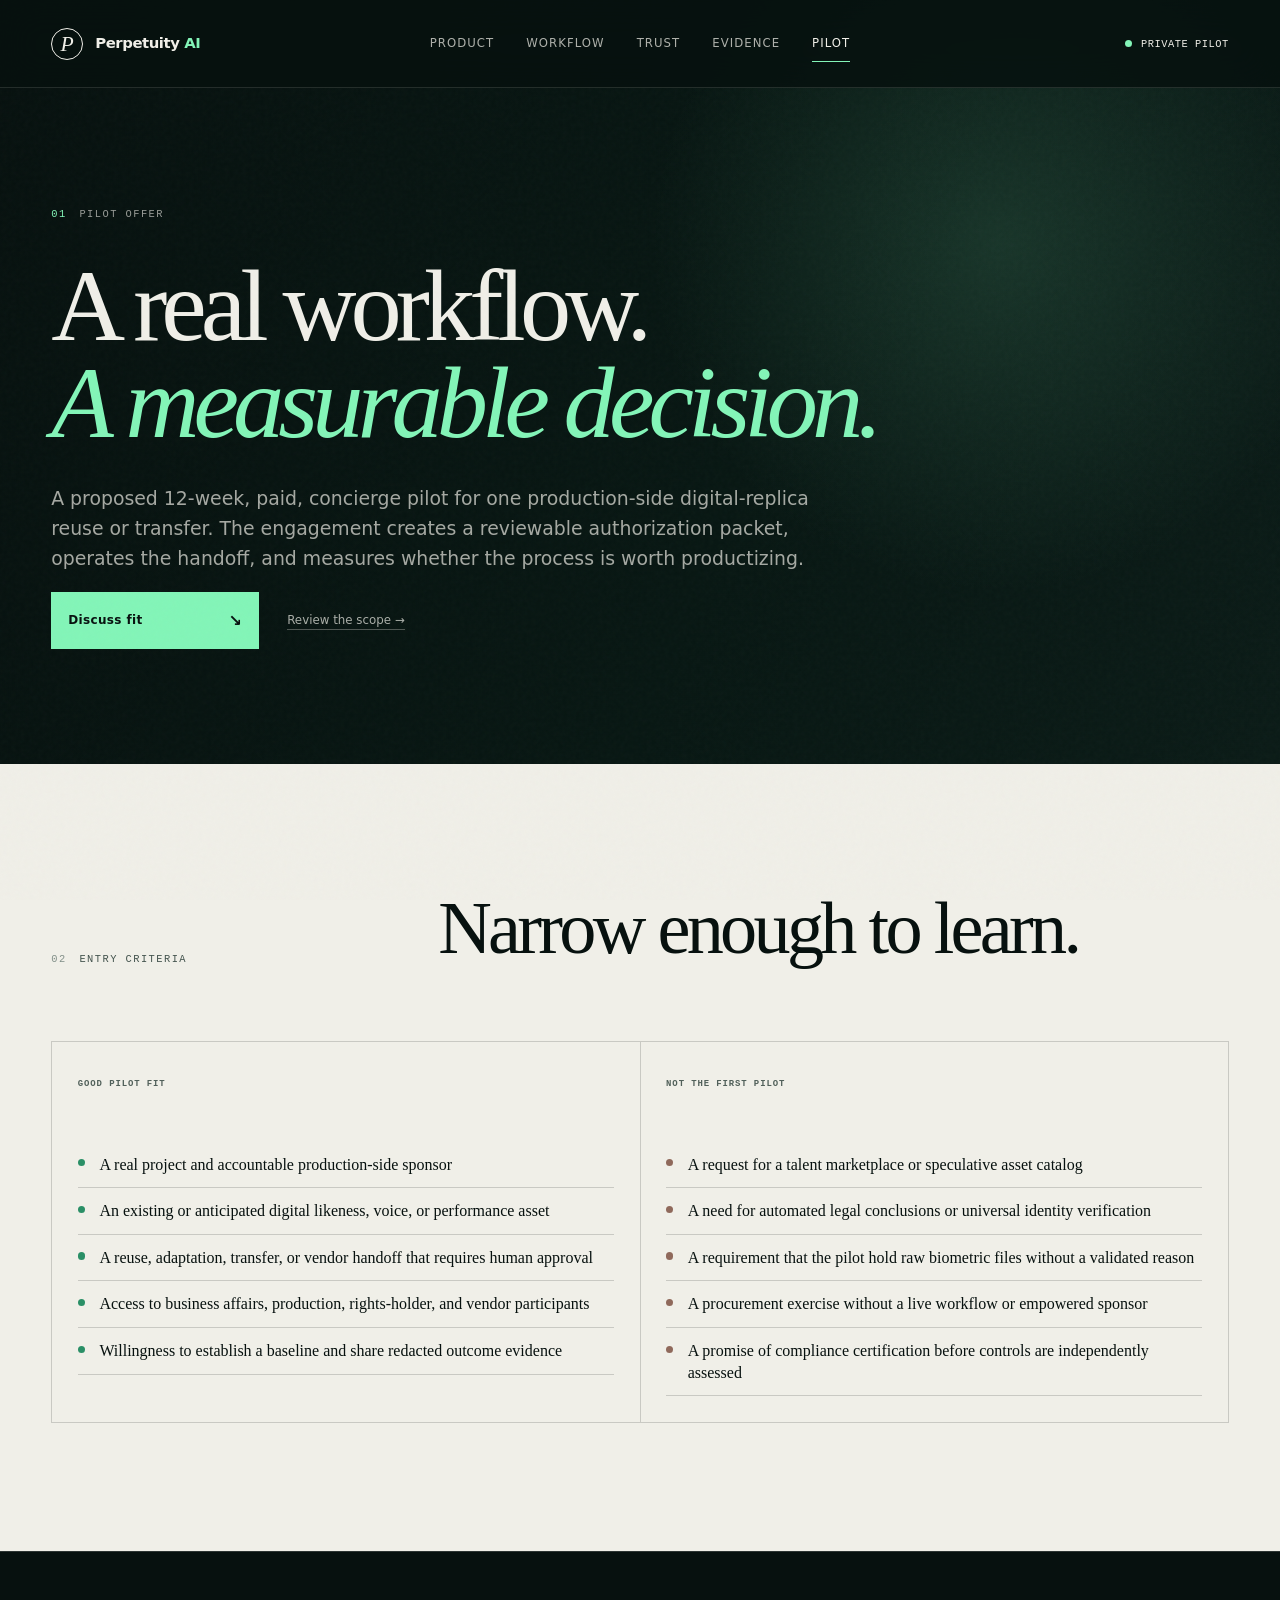
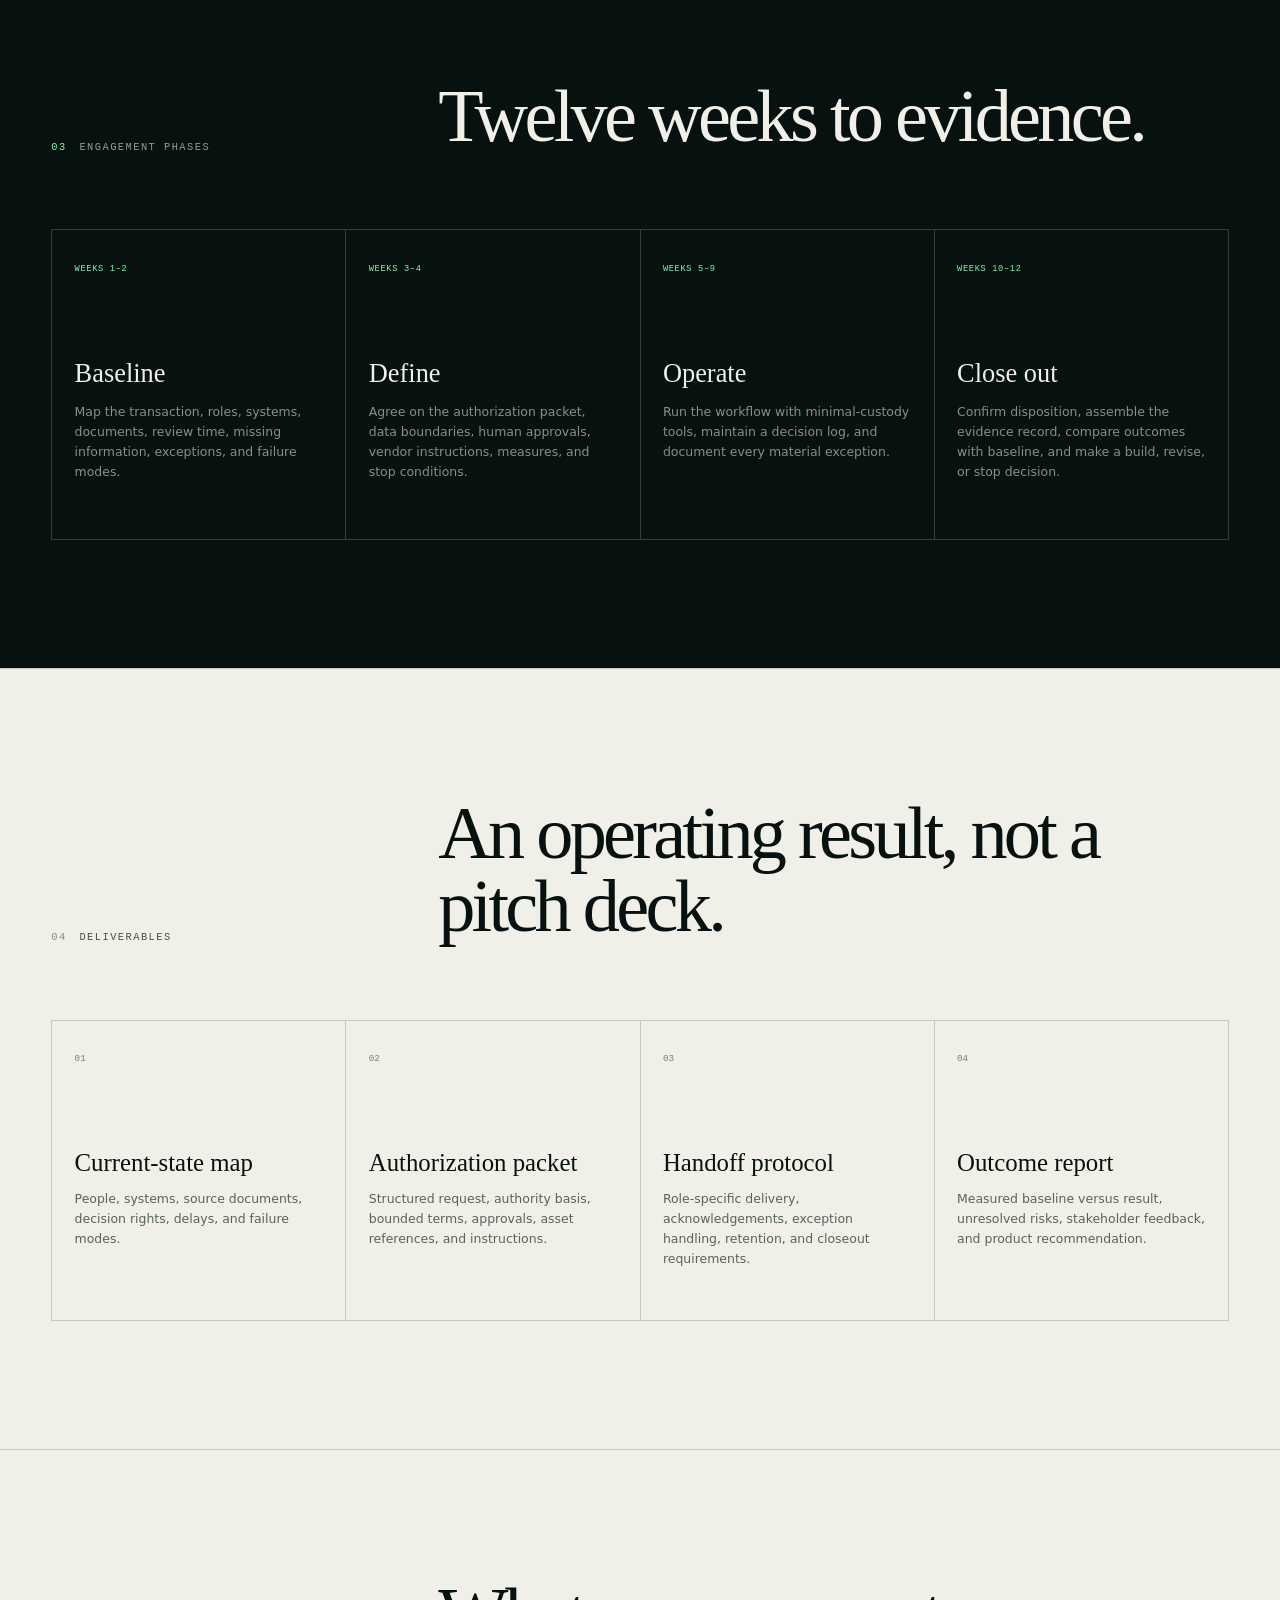
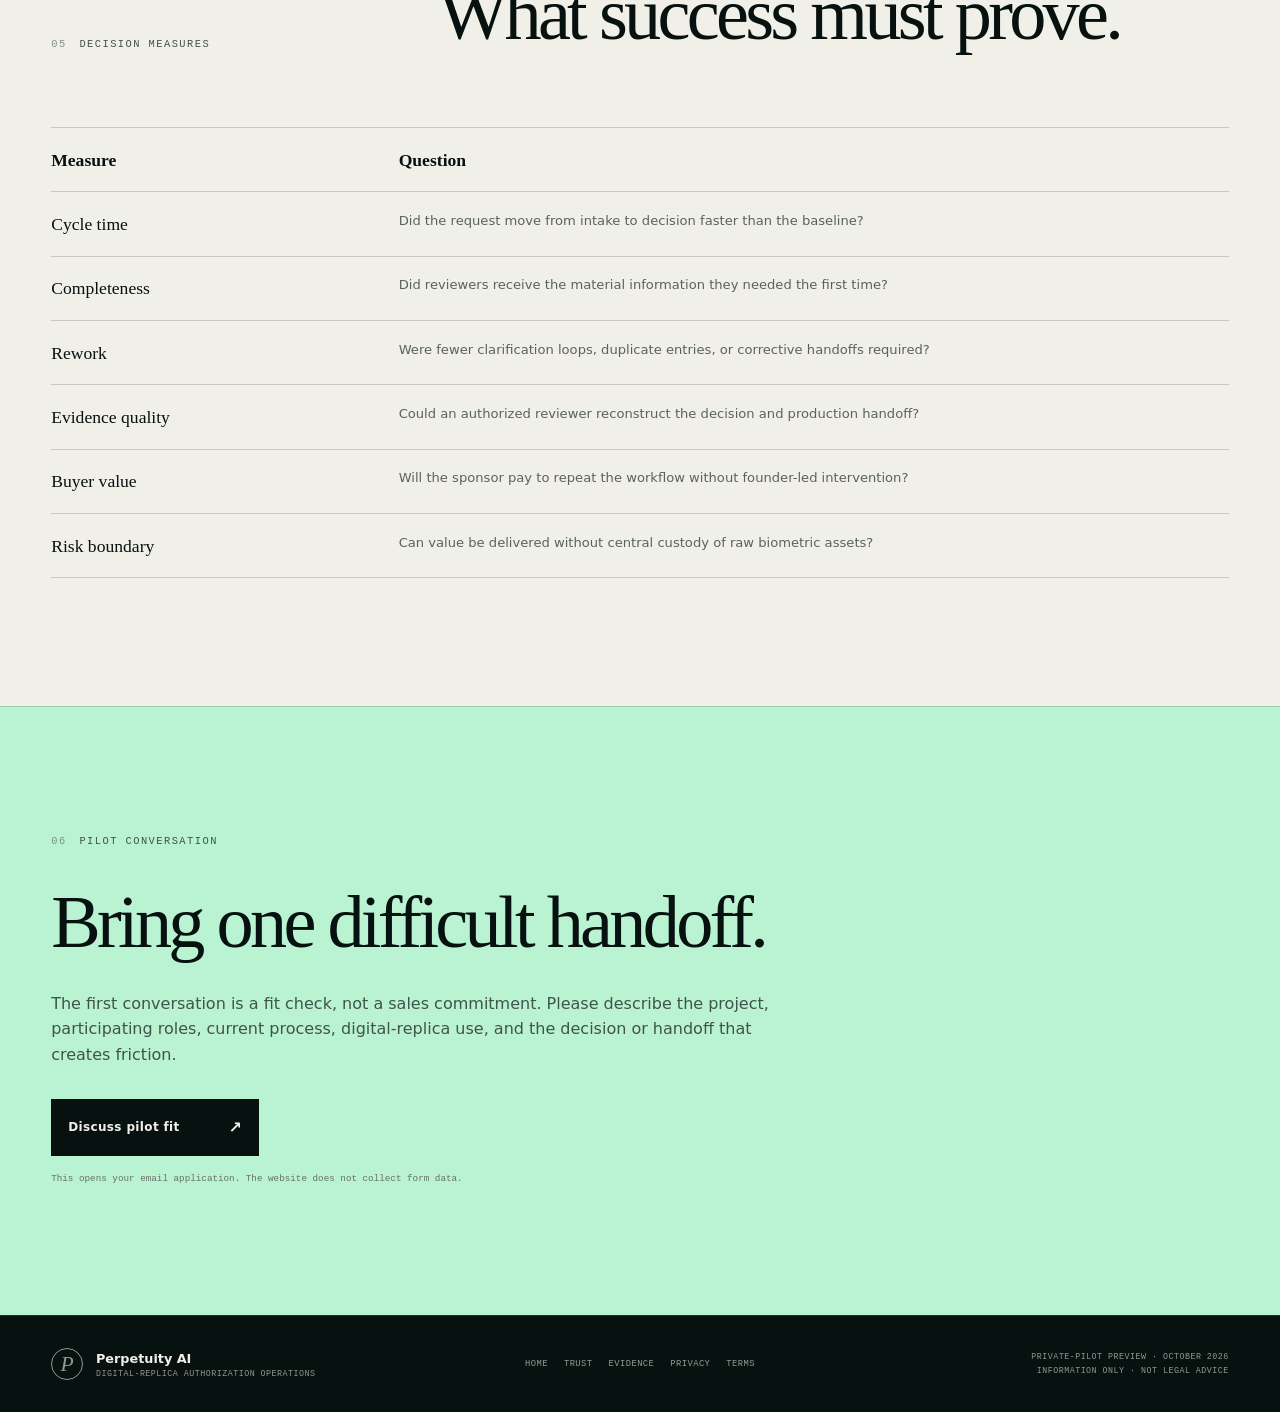
<file: pilot.html>
<!doctype html>
<html lang="en">
  <head>
    <meta charset="utf-8" />
    <meta name="viewport" content="width=device-width, initial-scale=1" />
    <meta name="description" content="A proposed 12-week paid pilot for one real digital-replica authorization workflow." />
    <meta name="theme-color" content="#07110f" />
    <meta name="robots" content="index,follow" />
    <link rel="canonical" href="https://dtrezise.github.io/PerpetuityAI/pilot.html" />
    <title>Private pilot — Perpetuity AI</title>
    <link rel="icon" href="assets/favicon.svg" type="image/svg+xml" />
    <link rel="stylesheet" href="styles.css" />
    <script defer src="script.js"></script>
  </head>
  <body class="interior-page">
    <a class="skip-link" href="#main">Skip to content</a>
    <div class="page-shell" id="top">
      <header class="site-header" data-header>
        <a class="brand" href="./" aria-label="Perpetuity AI home">
          <span class="brand-mark" aria-hidden="true"><span>P</span></span>
          <span class="brand-name">Perpetuity <em>AI</em></span>
        </a>
        <button class="menu-button" type="button" aria-expanded="false" aria-controls="site-nav" data-menu-button>
          <span class="sr-only">Toggle navigation</span><span></span><span></span>
        </button>
        <nav class="site-nav" id="site-nav" aria-label="Main navigation" data-nav>
          <a href="./#product">Product</a><a href="./#workflow">Workflow</a><a href="trust.html">Trust</a><a href="evidence.html">Evidence</a><a href="pilot.html" aria-current="page">Pilot</a>
        </nav>
        <a class="header-status" href="#contact"><span aria-hidden="true"></span> Private pilot</a>
      </header>

      <main id="main">
        <header class="interior-hero section">
          <p class="eyebrow light"><span>01</span> Pilot offer</p>
          <h1>A real workflow.<br /><em>A measurable decision.</em></h1>
          <p>
            A proposed 12-week, paid, concierge pilot for one production-side digital-replica reuse
            or transfer. The engagement creates a reviewable authorization packet, operates the handoff,
            and measures whether the process is worth productizing.
          </p>
          <div class="hero-actions">
            <a class="button button-primary" href="#contact">Discuss fit <span aria-hidden="true">↘</span></a>
            <a class="text-link" href="#scope">Review the scope <span aria-hidden="true">→</span></a>
          </div>
        </header>

        <section class="detail-section section" id="scope" aria-labelledby="scope-title">
          <div class="detail-heading">
            <p class="eyebrow"><span>02</span> Entry criteria</p>
            <h2 id="scope-title">Narrow enough to learn.</h2>
          </div>
          <div class="fit-grid">
            <article>
              <span class="detail-label">GOOD PILOT FIT</span>
              <ul class="check-list">
                <li>A real project and accountable production-side sponsor</li>
                <li>An existing or anticipated digital likeness, voice, or performance asset</li>
                <li>A reuse, adaptation, transfer, or vendor handoff that requires human approval</li>
                <li>Access to business affairs, production, rights-holder, and vendor participants</li>
                <li>Willingness to establish a baseline and share redacted outcome evidence</li>
              </ul>
            </article>
            <article>
              <span class="detail-label">NOT THE FIRST PILOT</span>
              <ul class="check-list muted-list">
                <li>A request for a talent marketplace or speculative asset catalog</li>
                <li>A need for automated legal conclusions or universal identity verification</li>
                <li>A requirement that the pilot hold raw biometric files without a validated reason</li>
                <li>A procurement exercise without a live workflow or empowered sponsor</li>
                <li>A promise of compliance certification before controls are independently assessed</li>
              </ul>
            </article>
          </div>
        </section>

        <section class="detail-section dark-detail section" aria-labelledby="phases-title">
          <div class="detail-heading">
            <p class="eyebrow light"><span>03</span> Engagement phases</p>
            <h2 id="phases-title">Twelve weeks to evidence.</h2>
          </div>
          <ol class="phase-grid">
            <li><span>WEEKS 1–2</span><strong>Baseline</strong><p>Map the transaction, roles, systems, documents, review time, missing information, exceptions, and failure modes.</p></li>
            <li><span>WEEKS 3–4</span><strong>Define</strong><p>Agree on the authorization packet, data boundaries, human approvals, vendor instructions, measures, and stop conditions.</p></li>
            <li><span>WEEKS 5–9</span><strong>Operate</strong><p>Run the workflow with minimal-custody tools, maintain a decision log, and document every material exception.</p></li>
            <li><span>WEEKS 10–12</span><strong>Close out</strong><p>Confirm disposition, assemble the evidence record, compare outcomes with baseline, and make a build, revise, or stop decision.</p></li>
          </ol>
        </section>

        <section class="detail-section section" aria-labelledby="deliverables-title">
          <div class="detail-heading">
            <p class="eyebrow"><span>04</span> Deliverables</p>
            <h2 id="deliverables-title">An operating result, not a pitch deck.</h2>
          </div>
          <div class="deliverable-grid">
            <article><span>01</span><h3>Current-state map</h3><p>People, systems, source documents, decision rights, delays, and failure modes.</p></article>
            <article><span>02</span><h3>Authorization packet</h3><p>Structured request, authority basis, bounded terms, approvals, asset references, and instructions.</p></article>
            <article><span>03</span><h3>Handoff protocol</h3><p>Role-specific delivery, acknowledgements, exception handling, retention, and closeout requirements.</p></article>
            <article><span>04</span><h3>Outcome report</h3><p>Measured baseline versus result, unresolved risks, stakeholder feedback, and product recommendation.</p></article>
          </div>
        </section>

        <section class="detail-section section" aria-labelledby="measures-title">
          <div class="detail-heading">
            <p class="eyebrow"><span>05</span> Decision measures</p>
            <h2 id="measures-title">What success must prove.</h2>
          </div>
          <div class="metric-table" role="table" aria-label="Pilot decision measures">
            <div role="row"><strong role="columnheader">Measure</strong><strong role="columnheader">Question</strong></div>
            <div role="row"><span role="cell">Cycle time</span><span role="cell">Did the request move from intake to decision faster than the baseline?</span></div>
            <div role="row"><span role="cell">Completeness</span><span role="cell">Did reviewers receive the material information they needed the first time?</span></div>
            <div role="row"><span role="cell">Rework</span><span role="cell">Were fewer clarification loops, duplicate entries, or corrective handoffs required?</span></div>
            <div role="row"><span role="cell">Evidence quality</span><span role="cell">Could an authorized reviewer reconstruct the decision and production handoff?</span></div>
            <div role="row"><span role="cell">Buyer value</span><span role="cell">Will the sponsor pay to repeat the workflow without founder-led intervention?</span></div>
            <div role="row"><span role="cell">Risk boundary</span><span role="cell">Can value be delivered without central custody of raw biometric assets?</span></div>
          </div>
        </section>

        <section class="detail-section callout-section section" id="contact" aria-labelledby="contact-title">
          <p class="eyebrow"><span>06</span> Pilot conversation</p>
          <h2 id="contact-title">Bring one difficult handoff.</h2>
          <p>
            The first conversation is a fit check, not a sales commitment. Please describe the project,
            participating roles, current process, digital-replica use, and the decision or handoff that creates friction.
          </p>
          <a class="button button-dark" href="mailto:dan@dantrezise.com?subject=Perpetuity%20AI%20pilot%20fit&body=Project%20or%20workflow%3A%0AAccountable%20sponsor%3A%0ADigital-replica%20use%3A%0ACurrent%20handoff%20problem%3A%0ATarget%20timing%3A">Discuss pilot fit <span aria-hidden="true">↗</span></a>
          <small>This opens your email application. The website does not collect form data.</small>
        </section>
      </main>

      <footer class="site-footer">
        <div class="footer-brand"><span class="brand-mark" aria-hidden="true"><span>P</span></span><div><strong>Perpetuity AI</strong><small>Digital-replica authorization operations</small></div></div>
        <nav class="footer-nav" aria-label="Footer navigation"><a href="./">Home</a><a href="trust.html">Trust</a><a href="evidence.html">Evidence</a><a href="privacy.html">Privacy</a><a href="terms.html">Terms</a></nav>
        <div class="footer-meta"><p>Private-pilot preview · October 2026</p><p class="disclaimer">Information only · Not legal advice</p></div>
      </footer>
    </div>
  </body>
</html>
</file>
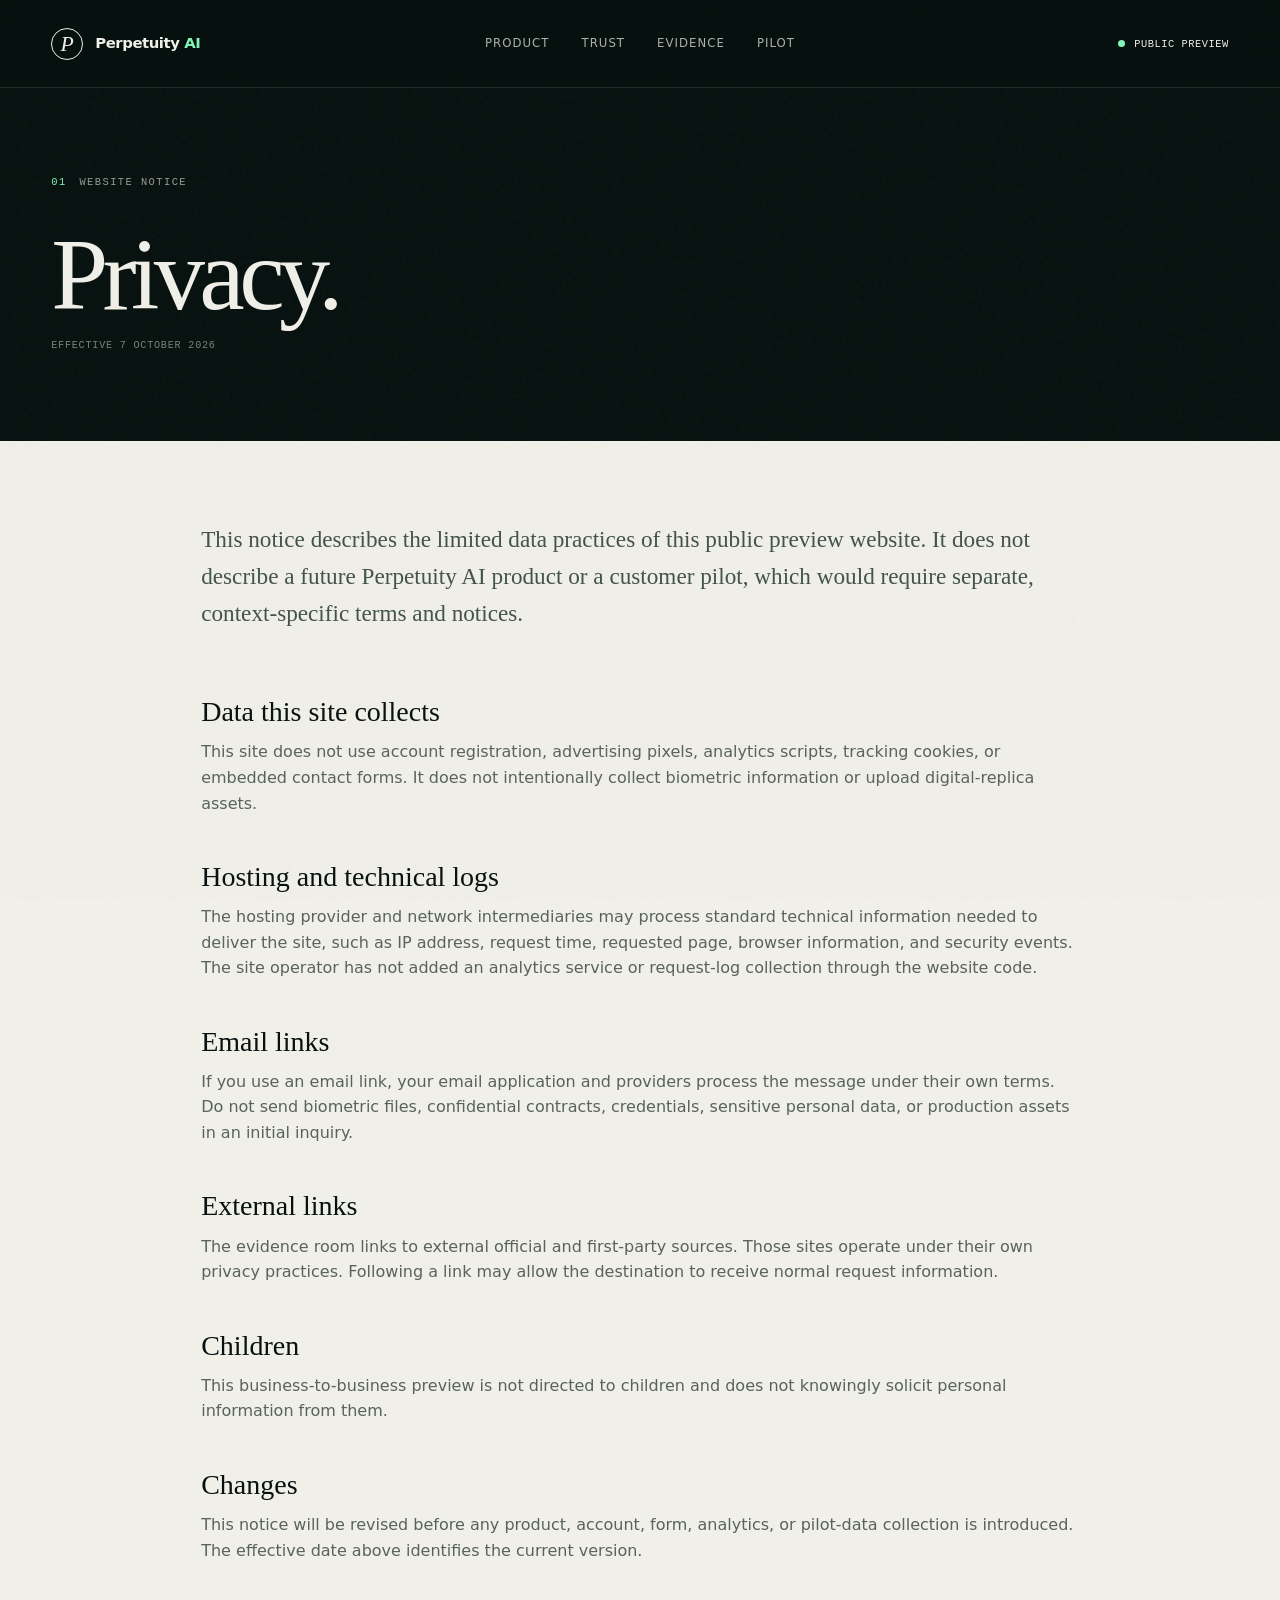
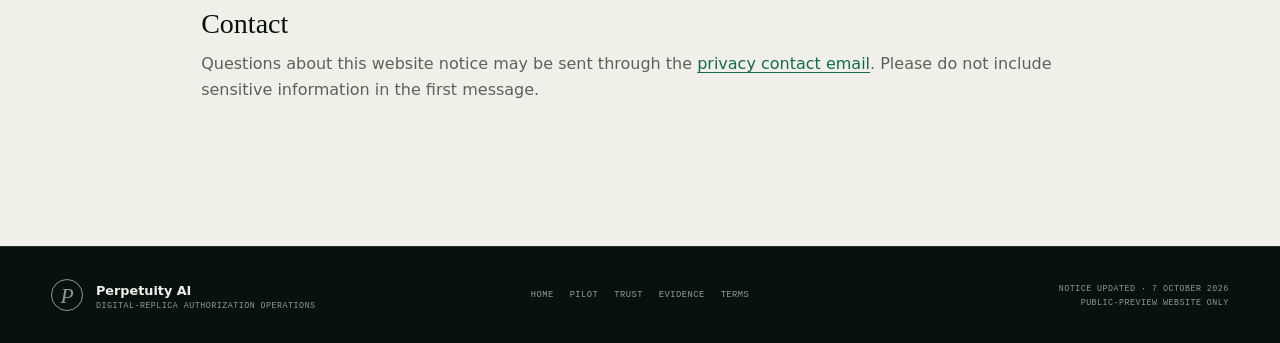
<file: privacy.html>
<!doctype html>
<html lang="en">
  <head>
    <meta charset="utf-8" />
    <meta name="viewport" content="width=device-width, initial-scale=1" />
    <meta name="description" content="Privacy notice for the Perpetuity AI public preview website." />
    <meta name="theme-color" content="#07110f" />
    <meta name="robots" content="index,follow" />
    <link rel="canonical" href="https://dtrezise.github.io/PerpetuityAI/privacy.html" />
    <title>Privacy notice — Perpetuity AI</title>
    <link rel="icon" href="assets/favicon.svg" type="image/svg+xml" />
    <link rel="stylesheet" href="styles.css" />
    <script defer src="script.js"></script>
  </head>
  <body class="interior-page legal-page">
    <a class="skip-link" href="#main">Skip to content</a>
    <div class="page-shell" id="top">
      <header class="site-header" data-header>
        <a class="brand" href="./" aria-label="Perpetuity AI home"><span class="brand-mark" aria-hidden="true"><span>P</span></span><span class="brand-name">Perpetuity <em>AI</em></span></a>
        <button class="menu-button" type="button" aria-expanded="false" aria-controls="site-nav" data-menu-button><span class="sr-only">Toggle navigation</span><span></span><span></span></button>
        <nav class="site-nav" id="site-nav" aria-label="Main navigation" data-nav><a href="./#product">Product</a><a href="trust.html">Trust</a><a href="evidence.html">Evidence</a><a href="pilot.html">Pilot</a></nav>
        <a class="header-status" href="./"><span aria-hidden="true"></span> Public preview</a>
      </header>
      <main id="main">
        <header class="legal-hero section"><p class="eyebrow light"><span>01</span> Website notice</p><h1>Privacy.</h1><p>Effective 7 October 2026</p></header>
        <article class="legal-copy section">
          <p class="legal-lead">This notice describes the limited data practices of this public preview website. It does not describe a future Perpetuity AI product or a customer pilot, which would require separate, context-specific terms and notices.</p>
          <h2>Data this site collects</h2>
          <p>This site does not use account registration, advertising pixels, analytics scripts, tracking cookies, or embedded contact forms. It does not intentionally collect biometric information or upload digital-replica assets.</p>
          <h2>Hosting and technical logs</h2>
          <p>The hosting provider and network intermediaries may process standard technical information needed to deliver the site, such as IP address, request time, requested page, browser information, and security events. The site operator has not added an analytics service or request-log collection through the website code.</p>
          <h2>Email links</h2>
          <p>If you use an email link, your email application and providers process the message under their own terms. Do not send biometric files, confidential contracts, credentials, sensitive personal data, or production assets in an initial inquiry.</p>
          <h2>External links</h2>
          <p>The evidence room links to external official and first-party sources. Those sites operate under their own privacy practices. Following a link may allow the destination to receive normal request information.</p>
          <h2>Children</h2>
          <p>This business-to-business preview is not directed to children and does not knowingly solicit personal information from them.</p>
          <h2>Changes</h2>
          <p>This notice will be revised before any product, account, form, analytics, or pilot-data collection is introduced. The effective date above identifies the current version.</p>
          <h2>Contact</h2>
          <p>Questions about this website notice may be sent through the <a href="mailto:dan@dantrezise.com?subject=Perpetuity%20AI%20privacy%20question">privacy contact email</a>. Please do not include sensitive information in the first message.</p>
        </article>
      </main>
      <footer class="site-footer">
        <div class="footer-brand"><span class="brand-mark" aria-hidden="true"><span>P</span></span><div><strong>Perpetuity AI</strong><small>Digital-replica authorization operations</small></div></div>
        <nav class="footer-nav" aria-label="Footer navigation"><a href="./">Home</a><a href="pilot.html">Pilot</a><a href="trust.html">Trust</a><a href="evidence.html">Evidence</a><a href="terms.html">Terms</a></nav>
        <div class="footer-meta"><p>Notice updated · 7 October 2026</p><p class="disclaimer">Public-preview website only</p></div>
      </footer>
    </div>
  </body>
</html>
</file>
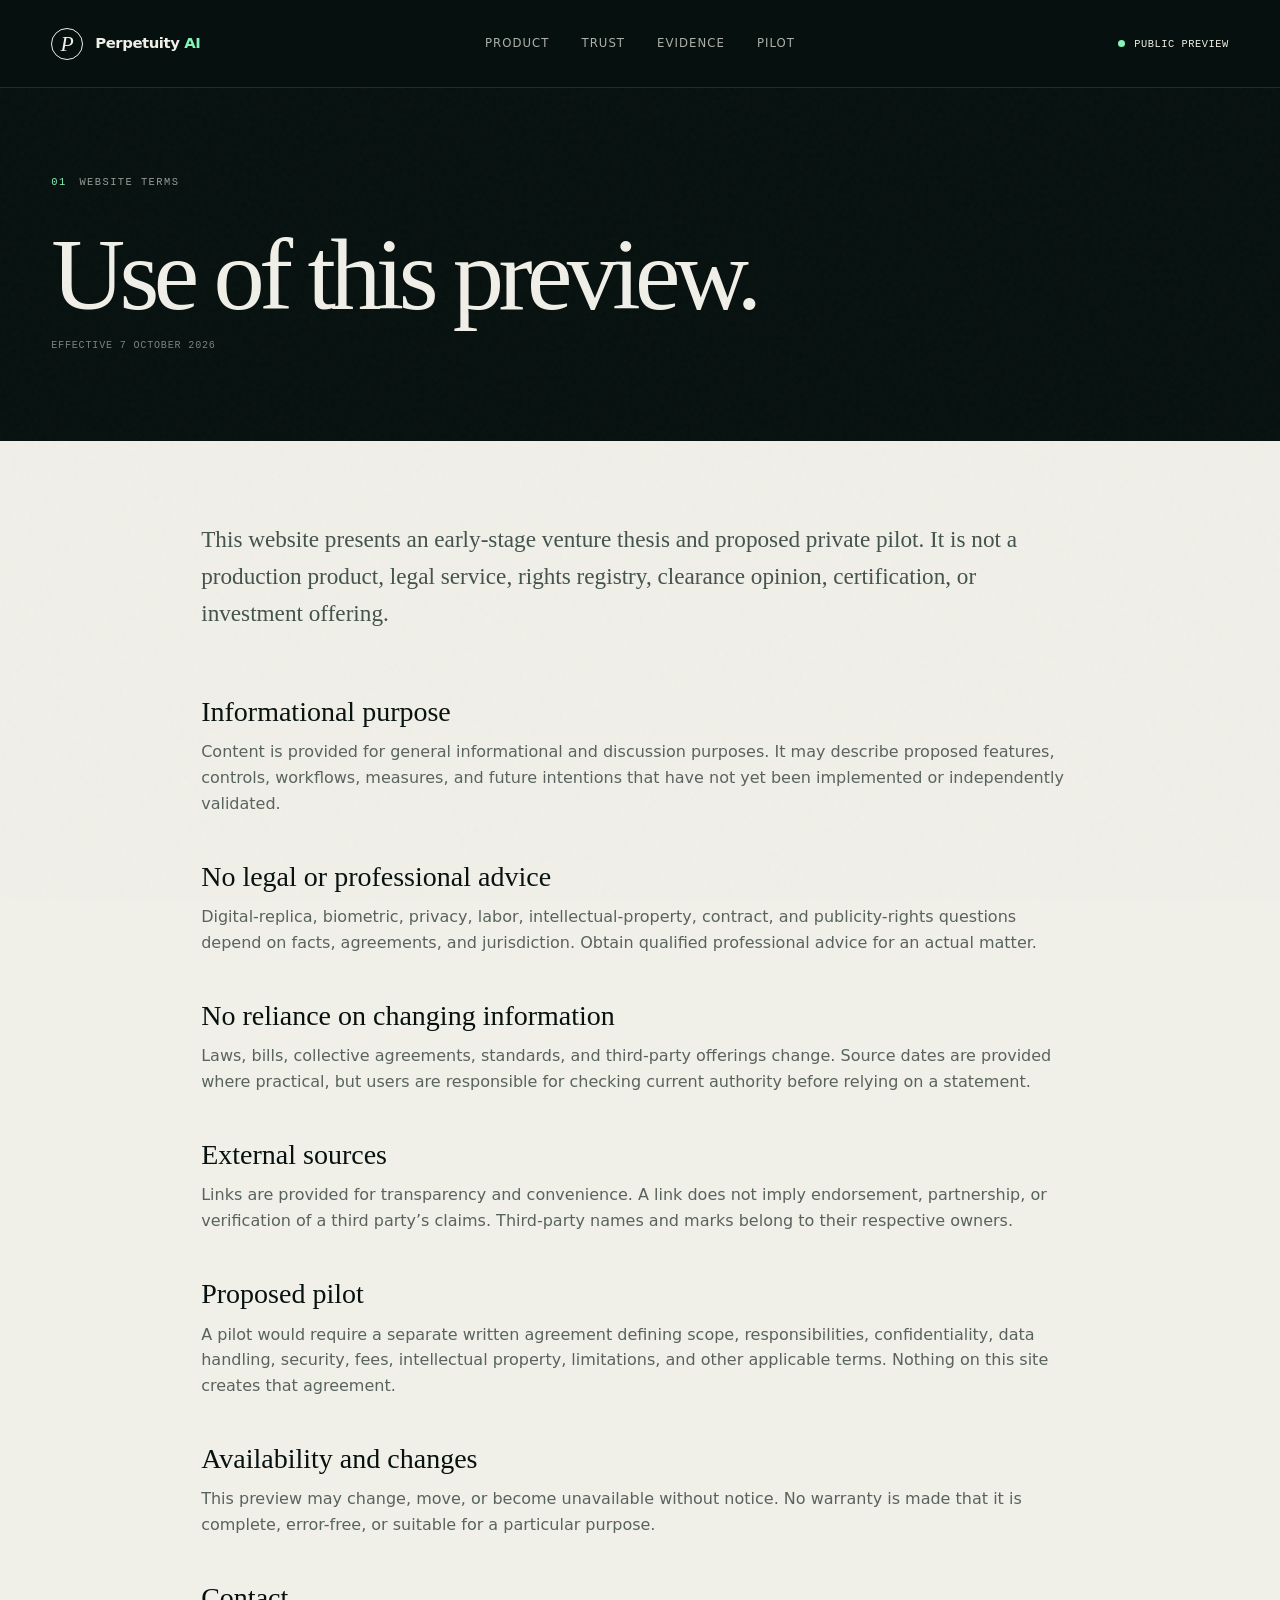
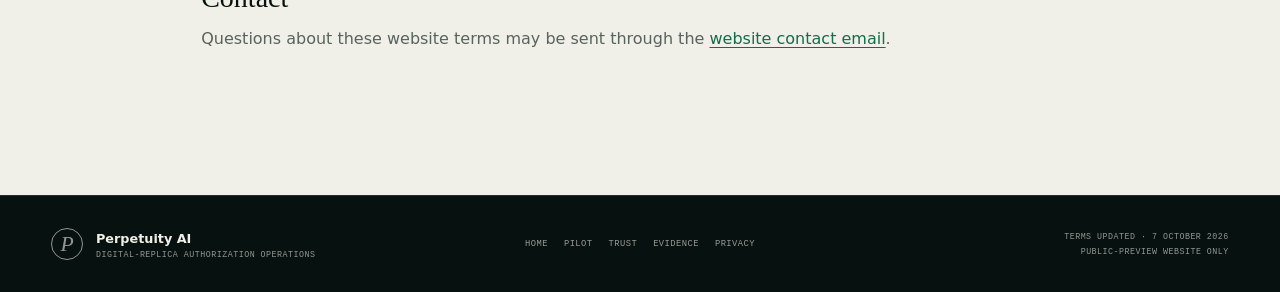
<file: terms.html>
<!doctype html>
<html lang="en">
  <head>
    <meta charset="utf-8" />
    <meta name="viewport" content="width=device-width, initial-scale=1" />
    <meta name="description" content="Website terms for the Perpetuity AI public preview." />
    <meta name="theme-color" content="#07110f" />
    <meta name="robots" content="index,follow" />
    <link rel="canonical" href="https://dtrezise.github.io/PerpetuityAI/terms.html" />
    <title>Website terms — Perpetuity AI</title>
    <link rel="icon" href="assets/favicon.svg" type="image/svg+xml" />
    <link rel="stylesheet" href="styles.css" />
    <script defer src="script.js"></script>
  </head>
  <body class="interior-page legal-page">
    <a class="skip-link" href="#main">Skip to content</a>
    <div class="page-shell" id="top">
      <header class="site-header" data-header>
        <a class="brand" href="./" aria-label="Perpetuity AI home"><span class="brand-mark" aria-hidden="true"><span>P</span></span><span class="brand-name">Perpetuity <em>AI</em></span></a>
        <button class="menu-button" type="button" aria-expanded="false" aria-controls="site-nav" data-menu-button><span class="sr-only">Toggle navigation</span><span></span><span></span></button>
        <nav class="site-nav" id="site-nav" aria-label="Main navigation" data-nav><a href="./#product">Product</a><a href="trust.html">Trust</a><a href="evidence.html">Evidence</a><a href="pilot.html">Pilot</a></nav>
        <a class="header-status" href="./"><span aria-hidden="true"></span> Public preview</a>
      </header>
      <main id="main">
        <header class="legal-hero section"><p class="eyebrow light"><span>01</span> Website terms</p><h1>Use of this preview.</h1><p>Effective 7 October 2026</p></header>
        <article class="legal-copy section">
          <p class="legal-lead">This website presents an early-stage venture thesis and proposed private pilot. It is not a production product, legal service, rights registry, clearance opinion, certification, or investment offering.</p>
          <h2>Informational purpose</h2>
          <p>Content is provided for general informational and discussion purposes. It may describe proposed features, controls, workflows, measures, and future intentions that have not yet been implemented or independently validated.</p>
          <h2>No legal or professional advice</h2>
          <p>Digital-replica, biometric, privacy, labor, intellectual-property, contract, and publicity-rights questions depend on facts, agreements, and jurisdiction. Obtain qualified professional advice for an actual matter.</p>
          <h2>No reliance on changing information</h2>
          <p>Laws, bills, collective agreements, standards, and third-party offerings change. Source dates are provided where practical, but users are responsible for checking current authority before relying on a statement.</p>
          <h2>External sources</h2>
          <p>Links are provided for transparency and convenience. A link does not imply endorsement, partnership, or verification of a third party’s claims. Third-party names and marks belong to their respective owners.</p>
          <h2>Proposed pilot</h2>
          <p>A pilot would require a separate written agreement defining scope, responsibilities, confidentiality, data handling, security, fees, intellectual property, limitations, and other applicable terms. Nothing on this site creates that agreement.</p>
          <h2>Availability and changes</h2>
          <p>This preview may change, move, or become unavailable without notice. No warranty is made that it is complete, error-free, or suitable for a particular purpose.</p>
          <h2>Contact</h2>
          <p>Questions about these website terms may be sent through the <a href="mailto:dan@dantrezise.com?subject=Perpetuity%20AI%20website%20terms">website contact email</a>.</p>
        </article>
      </main>
      <footer class="site-footer">
        <div class="footer-brand"><span class="brand-mark" aria-hidden="true"><span>P</span></span><div><strong>Perpetuity AI</strong><small>Digital-replica authorization operations</small></div></div>
        <nav class="footer-nav" aria-label="Footer navigation"><a href="./">Home</a><a href="pilot.html">Pilot</a><a href="trust.html">Trust</a><a href="evidence.html">Evidence</a><a href="privacy.html">Privacy</a></nav>
        <div class="footer-meta"><p>Terms updated · 7 October 2026</p><p class="disclaimer">Public-preview website only</p></div>
      </footer>
    </div>
  </body>
</html>
</file>
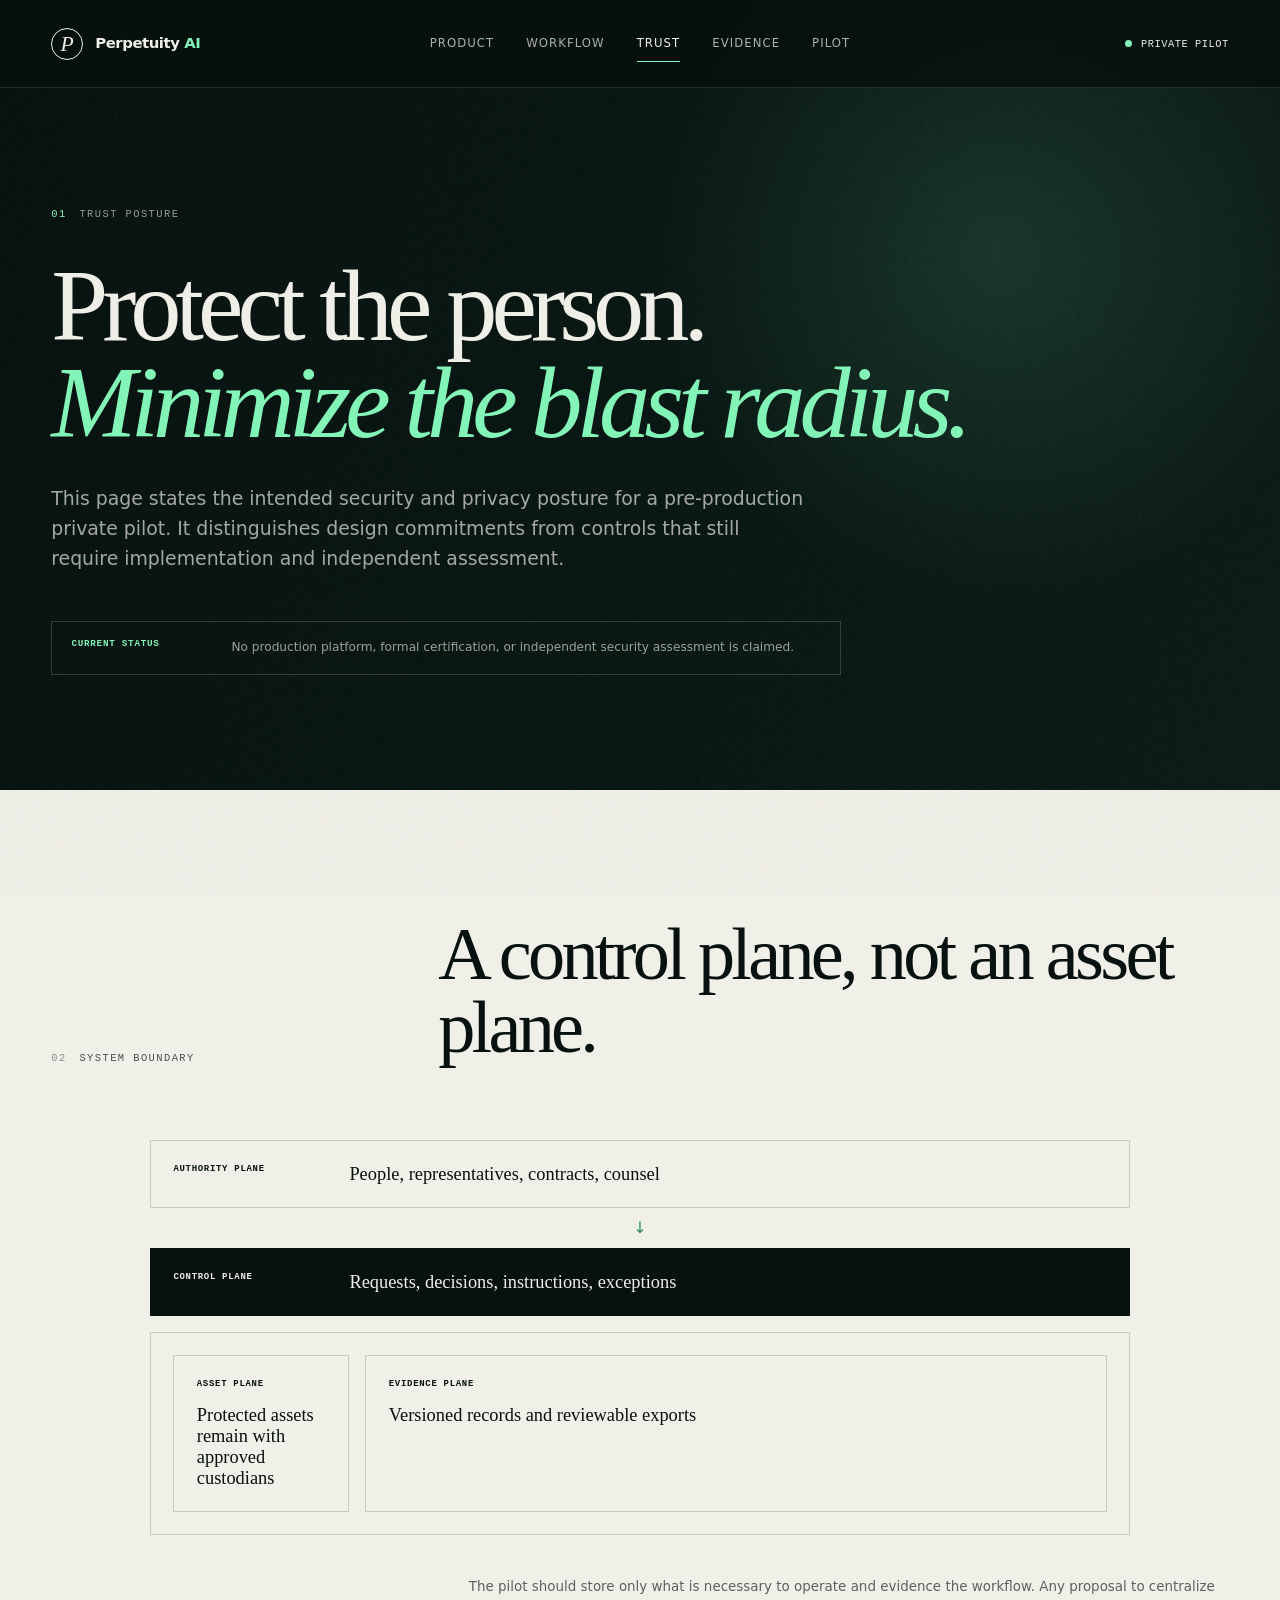
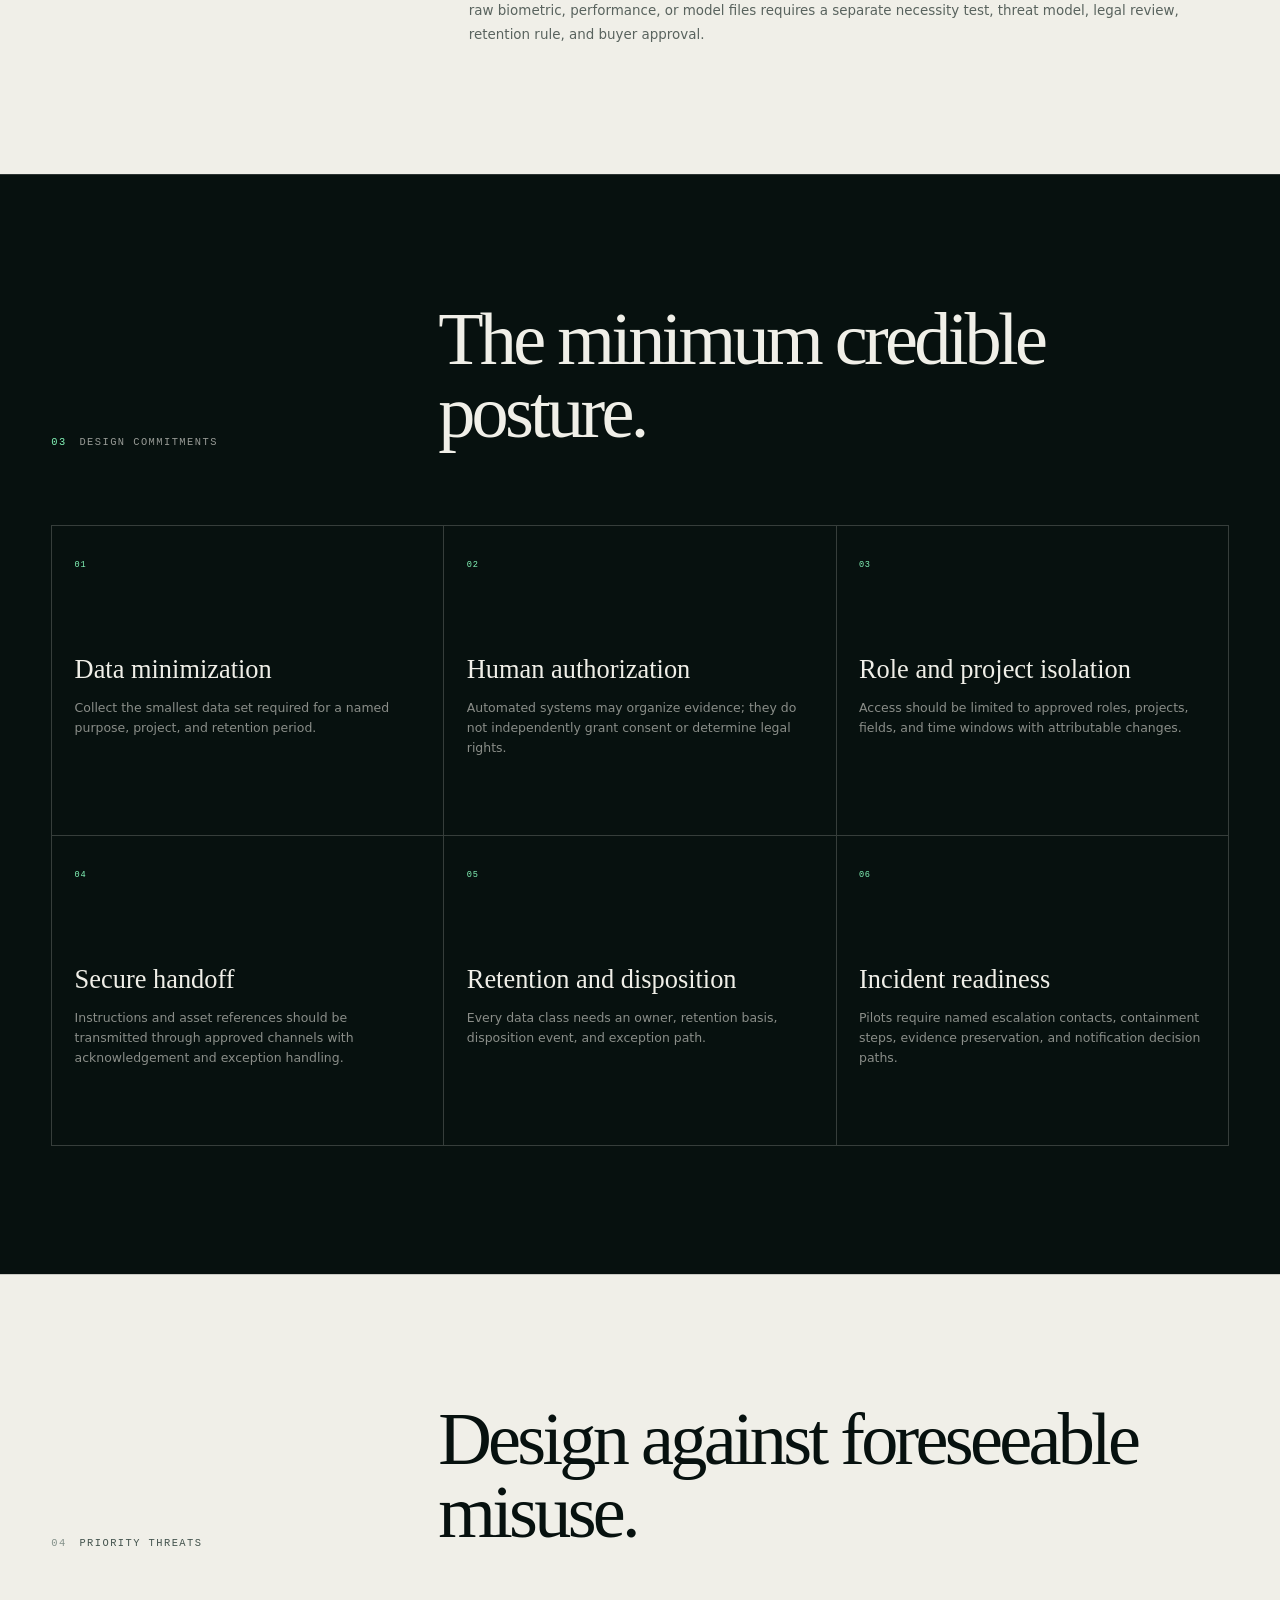
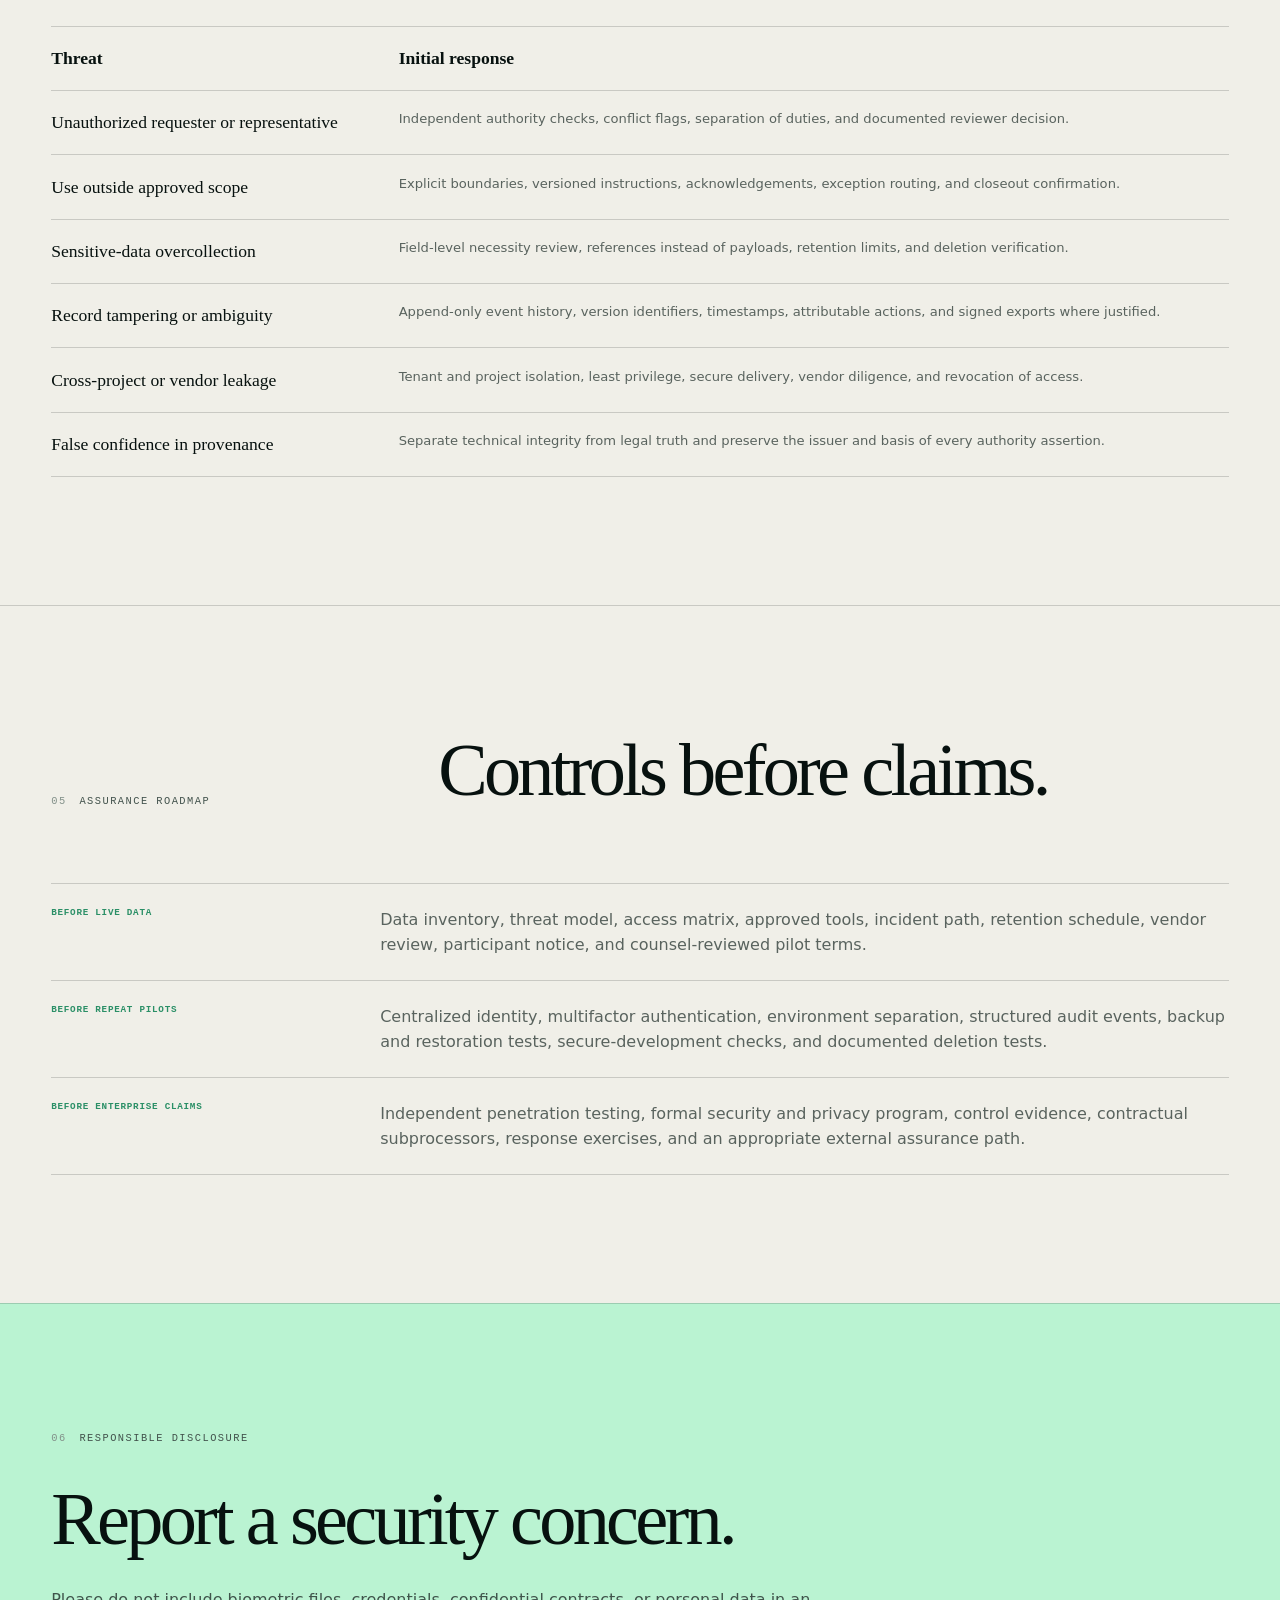
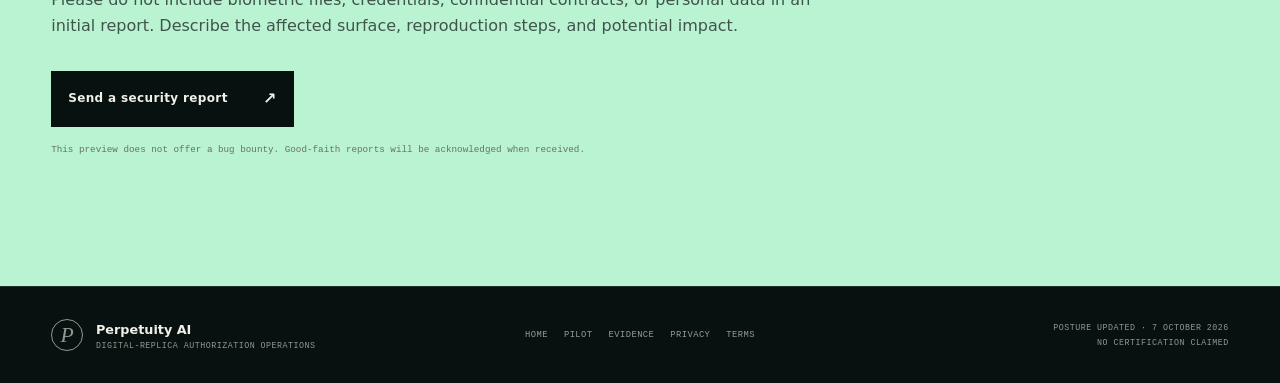
<file: trust.html>
<!doctype html>
<html lang="en">
  <head>
    <meta charset="utf-8" />
    <meta name="viewport" content="width=device-width, initial-scale=1" />
    <meta name="description" content="Perpetuity AI trust, privacy, security, and data-governance posture for the private-pilot stage." />
    <meta name="theme-color" content="#07110f" />
    <meta name="robots" content="index,follow" />
    <link rel="canonical" href="https://dtrezise.github.io/PerpetuityAI/trust.html" />
    <title>Trust and security posture — Perpetuity AI</title>
    <link rel="icon" href="assets/favicon.svg" type="image/svg+xml" />
    <link rel="stylesheet" href="styles.css" />
    <script defer src="script.js"></script>
  </head>
  <body class="interior-page">
    <a class="skip-link" href="#main">Skip to content</a>
    <div class="page-shell" id="top">
      <header class="site-header" data-header>
        <a class="brand" href="./" aria-label="Perpetuity AI home"><span class="brand-mark" aria-hidden="true"><span>P</span></span><span class="brand-name">Perpetuity <em>AI</em></span></a>
        <button class="menu-button" type="button" aria-expanded="false" aria-controls="site-nav" data-menu-button><span class="sr-only">Toggle navigation</span><span></span><span></span></button>
        <nav class="site-nav" id="site-nav" aria-label="Main navigation" data-nav><a href="./#product">Product</a><a href="./#workflow">Workflow</a><a href="trust.html" aria-current="page">Trust</a><a href="evidence.html">Evidence</a><a href="pilot.html">Pilot</a></nav>
        <a class="header-status" href="pilot.html"><span aria-hidden="true"></span> Private pilot</a>
      </header>

      <main id="main">
        <header class="interior-hero section">
          <p class="eyebrow light"><span>01</span> Trust posture</p>
          <h1>Protect the person.<br /><em>Minimize the blast radius.</em></h1>
          <p>
            This page states the intended security and privacy posture for a pre-production private pilot.
            It distinguishes design commitments from controls that still require implementation and independent assessment.
          </p>
          <div class="status-banner"><strong>Current status</strong><span>No production platform, formal certification, or independent security assessment is claimed.</span></div>
        </header>

        <section class="detail-section section" aria-labelledby="boundary-title">
          <div class="detail-heading"><p class="eyebrow"><span>02</span> System boundary</p><h2 id="boundary-title">A control plane, not an asset plane.</h2></div>
          <div class="plane-diagram" role="img" aria-label="Four system planes showing people and contracts, Perpetuity authorization operations, custodian-held assets, and evidence exports">
            <div><span>AUTHORITY PLANE</span><strong>People, representatives, contracts, counsel</strong></div>
            <i aria-hidden="true">↓</i>
            <div class="active-plane"><span>CONTROL PLANE</span><strong>Requests, decisions, instructions, exceptions</strong></div>
            <div class="split-planes">
              <div><span>ASSET PLANE</span><strong>Protected assets remain with approved custodians</strong></div>
              <div><span>EVIDENCE PLANE</span><strong>Versioned records and reviewable exports</strong></div>
            </div>
          </div>
          <p class="section-note ink-note">
            The pilot should store only what is necessary to operate and evidence the workflow. Any proposal to
            centralize raw biometric, performance, or model files requires a separate necessity test, threat model,
            legal review, retention rule, and buyer approval.
          </p>
        </section>

        <section class="detail-section dark-detail section" aria-labelledby="principles-title">
          <div class="detail-heading"><p class="eyebrow light"><span>03</span> Design commitments</p><h2 id="principles-title">The minimum credible posture.</h2></div>
          <div class="control-grid">
            <article><span>01</span><h3>Data minimization</h3><p>Collect the smallest data set required for a named purpose, project, and retention period.</p></article>
            <article><span>02</span><h3>Human authorization</h3><p>Automated systems may organize evidence; they do not independently grant consent or determine legal rights.</p></article>
            <article><span>03</span><h3>Role and project isolation</h3><p>Access should be limited to approved roles, projects, fields, and time windows with attributable changes.</p></article>
            <article><span>04</span><h3>Secure handoff</h3><p>Instructions and asset references should be transmitted through approved channels with acknowledgement and exception handling.</p></article>
            <article><span>05</span><h3>Retention and disposition</h3><p>Every data class needs an owner, retention basis, disposition event, and exception path.</p></article>
            <article><span>06</span><h3>Incident readiness</h3><p>Pilots require named escalation contacts, containment steps, evidence preservation, and notification decision paths.</p></article>
          </div>
        </section>

        <section class="detail-section section" aria-labelledby="threats-title">
          <div class="detail-heading"><p class="eyebrow"><span>04</span> Priority threats</p><h2 id="threats-title">Design against foreseeable misuse.</h2></div>
          <div class="metric-table threat-table" role="table" aria-label="Priority threat model">
            <div role="row"><strong role="columnheader">Threat</strong><strong role="columnheader">Initial response</strong></div>
            <div role="row"><span role="cell">Unauthorized requester or representative</span><span role="cell">Independent authority checks, conflict flags, separation of duties, and documented reviewer decision.</span></div>
            <div role="row"><span role="cell">Use outside approved scope</span><span role="cell">Explicit boundaries, versioned instructions, acknowledgements, exception routing, and closeout confirmation.</span></div>
            <div role="row"><span role="cell">Sensitive-data overcollection</span><span role="cell">Field-level necessity review, references instead of payloads, retention limits, and deletion verification.</span></div>
            <div role="row"><span role="cell">Record tampering or ambiguity</span><span role="cell">Append-only event history, version identifiers, timestamps, attributable actions, and signed exports where justified.</span></div>
            <div role="row"><span role="cell">Cross-project or vendor leakage</span><span role="cell">Tenant and project isolation, least privilege, secure delivery, vendor diligence, and revocation of access.</span></div>
            <div role="row"><span role="cell">False confidence in provenance</span><span role="cell">Separate technical integrity from legal truth and preserve the issuer and basis of every authority assertion.</span></div>
          </div>
        </section>

        <section class="detail-section section" aria-labelledby="roadmap-title">
          <div class="detail-heading"><p class="eyebrow"><span>05</span> Assurance roadmap</p><h2 id="roadmap-title">Controls before claims.</h2></div>
          <ol class="assurance-list">
            <li><span>BEFORE LIVE DATA</span><p>Data inventory, threat model, access matrix, approved tools, incident path, retention schedule, vendor review, participant notice, and counsel-reviewed pilot terms.</p></li>
            <li><span>BEFORE REPEAT PILOTS</span><p>Centralized identity, multifactor authentication, environment separation, structured audit events, backup and restoration tests, secure-development checks, and documented deletion tests.</p></li>
            <li><span>BEFORE ENTERPRISE CLAIMS</span><p>Independent penetration testing, formal security and privacy program, control evidence, contractual subprocessors, response exercises, and an appropriate external assurance path.</p></li>
          </ol>
        </section>

        <section class="detail-section callout-section section" aria-labelledby="report-title">
          <p class="eyebrow"><span>06</span> Responsible disclosure</p>
          <h2 id="report-title">Report a security concern.</h2>
          <p>Please do not include biometric files, credentials, confidential contracts, or personal data in an initial report. Describe the affected surface, reproduction steps, and potential impact.</p>
          <a class="button button-dark" href="mailto:dan@dantrezise.com?subject=Perpetuity%20AI%20security%20report">Send a security report <span aria-hidden="true">↗</span></a>
          <small>This preview does not offer a bug bounty. Good-faith reports will be acknowledged when received.</small>
        </section>
      </main>

      <footer class="site-footer">
        <div class="footer-brand"><span class="brand-mark" aria-hidden="true"><span>P</span></span><div><strong>Perpetuity AI</strong><small>Digital-replica authorization operations</small></div></div>
        <nav class="footer-nav" aria-label="Footer navigation"><a href="./">Home</a><a href="pilot.html">Pilot</a><a href="evidence.html">Evidence</a><a href="privacy.html">Privacy</a><a href="terms.html">Terms</a></nav>
        <div class="footer-meta"><p>Posture updated · 7 October 2026</p><p class="disclaimer">No certification claimed</p></div>
      </footer>
    </div>
  </body>
</html>
</file>
<file: styles.css>
:root {
  --ink: #07110f;
  --paper: #f0efe8;
  --paper-deep: #e5e3d8;
  --mint: #baf3d2;
  --mint-bright: #83f5b8;
  --acid: #d7ef7f;
  --grey: #858b85;
  --line: rgba(7, 17, 15, 0.17);
  --light-line: rgba(240, 239, 232, 0.2);
  --sans: Inter, ui-sans-serif, system-ui, -apple-system, BlinkMacSystemFont, "Segoe UI", sans-serif;
  --serif: Georgia, "Times New Roman", serif;
  --mono: "SFMono-Regular", Consolas, "Liberation Mono", monospace;
  --gutter: clamp(1.25rem, 4vw, 4.5rem);
  --header-height: 5.5rem;
}

*,
*::before,
*::after {
  box-sizing: border-box;
}

html {
  scroll-behavior: smooth;
  scroll-padding-top: calc(var(--header-height) + 1rem);
}

body {
  margin: 0;
  background: var(--paper);
  color: var(--ink);
  font-family: var(--sans);
  font-size: 16px;
  line-height: 1.6;
  text-rendering: optimizeLegibility;
}

body::before {
  position: fixed;
  inset: 0;
  z-index: 20;
  pointer-events: none;
  content: "";
  opacity: 0.035;
  background-image: url("data:image/svg+xml,%3Csvg viewBox='0 0 220 220' xmlns='http://www.w3.org/2000/svg'%3E%3Cfilter id='n'%3E%3CfeTurbulence type='fractalNoise' baseFrequency='.92' numOctaves='3' stitchTiles='stitch'/%3E%3C/filter%3E%3Crect width='100%25' height='100%25' filter='url(%23n)' opacity='.75'/%3E%3C/svg%3E");
}

a {
  color: inherit;
  text-decoration: none;
}

p,
h1,
h2,
h3 {
  margin-top: 0;
}

button,
a {
  -webkit-tap-highlight-color: transparent;
}

:focus-visible {
  outline: 2px solid var(--mint-bright);
  outline-offset: 4px;
}

.sr-only {
  position: absolute;
  width: 1px;
  height: 1px;
  padding: 0;
  margin: -1px;
  overflow: hidden;
  clip: rect(0, 0, 0, 0);
  white-space: nowrap;
  border: 0;
}

.skip-link {
  position: fixed;
  top: 1rem;
  left: 1rem;
  z-index: 100;
  padding: 0.75rem 1rem;
  background: var(--mint-bright);
  color: var(--ink);
  font: 500 0.75rem var(--mono);
  transform: translateY(-180%);
  transition: transform 180ms ease;
}

.skip-link:focus {
  transform: translateY(0);
}

.page-shell {
  width: min(100%, 1600px);
  margin: 0 auto;
  overflow: hidden;
  background: var(--paper);
}

.site-header {
  position: fixed;
  top: 0;
  left: 50%;
  z-index: 50;
  display: grid;
  grid-template-columns: 1fr auto 1fr;
  align-items: center;
  width: min(100%, 1600px);
  height: var(--header-height);
  padding: 0 var(--gutter);
  color: var(--paper);
  border-bottom: 1px solid rgba(240, 239, 232, 0.13);
  background: rgba(7, 17, 15, 0.84);
  backdrop-filter: blur(18px);
  transform: translateX(-50%);
  transition: background-color 200ms ease, height 200ms ease;
}

.site-header.is-scrolled {
  height: 4.5rem;
  background: rgba(7, 17, 15, 0.95);
}

.brand {
  display: inline-flex;
  gap: 0.75rem;
  align-items: center;
  justify-self: start;
}

.brand-mark {
  display: grid;
  width: 2rem;
  height: 2rem;
  place-items: center;
  border: 1px solid currentColor;
  border-radius: 50%;
}

.brand-mark span {
  font-family: var(--serif);
  font-size: 1.35rem;
  font-style: italic;
  line-height: 1;
  transform: translateY(1px);
}

.brand-name {
  font-size: 0.93rem;
  font-weight: 600;
  letter-spacing: -0.03em;
}

.brand-name em {
  color: var(--mint-bright);
  font-style: normal;
}

.site-nav {
  display: flex;
  gap: clamp(1.25rem, 2.5vw, 2.75rem);
  align-items: center;
  justify-self: center;
}

.site-nav a {
  position: relative;
  color: rgba(240, 239, 232, 0.72);
  font-size: 0.73rem;
  font-weight: 500;
  letter-spacing: 0.09em;
  text-transform: uppercase;
  transition: color 180ms ease;
}

.site-nav a::after {
  position: absolute;
  right: 0;
  bottom: -0.55rem;
  left: 0;
  height: 1px;
  content: "";
  background: var(--mint-bright);
  transform: scaleX(0);
  transform-origin: left;
  transition: transform 180ms ease;
}

.site-nav a:hover {
  color: var(--paper);
}

.site-nav a:hover::after {
  transform: scaleX(1);
}

.header-status {
  display: inline-flex;
  gap: 0.55rem;
  align-items: center;
  justify-self: end;
  font: 400 0.65rem var(--mono);
  letter-spacing: 0.05em;
  text-transform: uppercase;
}

.header-status span {
  width: 0.48rem;
  height: 0.48rem;
  background: var(--mint-bright);
  border-radius: 50%;
  box-shadow: 0 0 0 0 rgba(131, 245, 184, 0.5);
  animation: signal 2.6s infinite;
}

.menu-button {
  display: none;
}

.section {
  padding-right: var(--gutter);
  padding-left: var(--gutter);
}

.hero {
  display: grid;
  grid-template-columns: minmax(0, 1.05fr) minmax(360px, 0.95fr);
  gap: clamp(3rem, 7vw, 8rem);
  min-height: 100svh;
  padding-top: clamp(10rem, 18vh, 13rem);
  padding-bottom: 2rem;
  color: var(--paper);
  background:
    radial-gradient(circle at 71% 41%, rgba(131, 245, 184, 0.12), transparent 28%),
    linear-gradient(110deg, #07110f 0%, #081713 55%, #0b1b17 100%);
}

.hero::before {
  position: absolute;
  top: 0;
  left: 0;
  width: 1px;
  height: 100%;
  content: "";
  background: var(--light-line);
}

.hero-copy {
  align-self: center;
  max-width: 780px;
}

.eyebrow {
  display: flex;
  gap: 0.8rem;
  align-items: center;
  margin-bottom: 2.4rem;
  color: #42524c;
  font: 500 0.65rem var(--mono);
  letter-spacing: 0.14em;
  text-transform: uppercase;
}

.eyebrow span {
  color: #829089;
}

.eyebrow.light {
  color: rgba(240, 239, 232, 0.62);
}

.eyebrow.light span,
.hero .eyebrow span {
  color: var(--mint-bright);
}

.hero .eyebrow {
  color: rgba(240, 239, 232, 0.62);
}

.hero h1,
.section-heading h2,
.thesis h2,
.exchange h2,
.roadmap h2,
.closing h2 {
  font-family: var(--serif);
  font-weight: 300;
  letter-spacing: -0.055em;
  line-height: 0.94;
}

.hero h1 {
  max-width: 850px;
  margin-bottom: 2.1rem;
  font-size: clamp(4rem, 7.2vw, 7.3rem);
}

.hero h1 em,
.thesis h2 em,
.closing h2 em {
  color: var(--mint-bright);
  font-style: italic;
}

.hero-intro {
  max-width: 660px;
  margin-bottom: 2.6rem;
  color: rgba(240, 239, 232, 0.72);
  font-size: clamp(1rem, 1.4vw, 1.2rem);
  line-height: 1.65;
}

.hero-actions {
  display: flex;
  gap: 1.75rem;
  align-items: center;
}

.button {
  display: inline-flex;
  gap: 2.2rem;
  align-items: center;
  justify-content: space-between;
  min-width: 13rem;
  padding: 0.9rem 1rem;
  border: 1px solid transparent;
  font-size: 0.75rem;
  font-weight: 600;
  letter-spacing: 0.03em;
  transition: background-color 180ms ease, color 180ms ease, border-color 180ms ease;
}

.button span {
  font-size: 1rem;
}

.button-primary {
  background: var(--mint-bright);
  color: var(--ink);
}

.button-primary:hover {
  background: var(--paper);
}

.button-dark {
  background: var(--ink);
  color: var(--paper);
}

.button-dark:hover {
  border-color: var(--ink);
  background: transparent;
  color: var(--ink);
}

.text-link {
  color: rgba(240, 239, 232, 0.7);
  font-size: 0.74rem;
  font-weight: 500;
  border-bottom: 1px solid rgba(240, 239, 232, 0.3);
  transition: color 180ms ease, border-color 180ms ease;
}

.text-link:hover {
  color: var(--paper);
  border-color: var(--mint-bright);
}

.hero-system {
  position: relative;
  align-self: center;
  min-height: 590px;
  padding: 1rem;
  border: 1px solid rgba(240, 239, 232, 0.18);
  background:
    linear-gradient(rgba(240, 239, 232, 0.03) 1px, transparent 1px),
    linear-gradient(90deg, rgba(240, 239, 232, 0.03) 1px, transparent 1px);
  background-size: 32px 32px;
}

.system-meta {
  display: flex;
  justify-content: space-between;
  color: rgba(240, 239, 232, 0.42);
  font: 400 0.56rem var(--mono);
  letter-spacing: 0.12em;
}

.identity-core {
  position: absolute;
  top: 44%;
  left: 35%;
  display: grid;
  width: 15rem;
  height: 15rem;
  place-items: center;
  transform: translate(-50%, -50%);
}

.identity-orbit {
  position: absolute;
  border: 1px solid rgba(131, 245, 184, 0.32);
  border-radius: 50%;
}

.orbit-one {
  inset: 0;
  border-right-color: var(--mint-bright);
  animation: rotate 12s linear infinite;
}

.orbit-two {
  inset: 2.1rem;
  border-top-color: var(--acid);
  animation: rotate 8s linear infinite reverse;
}

.identity-seal {
  z-index: 1;
  display: flex;
  flex-direction: column;
  align-items: center;
  justify-content: center;
  width: 7.7rem;
  height: 7.7rem;
  color: var(--ink);
  background: var(--mint-bright);
  border-radius: 50%;
}

.identity-seal span,
.identity-seal small {
  font: 400 0.48rem var(--mono);
  letter-spacing: 0.1em;
  text-transform: uppercase;
}

.identity-seal strong {
  font-family: var(--serif);
  font-size: 1.45rem;
  font-weight: 400;
  line-height: 1.1;
}

.system-rail {
  position: absolute;
  top: 5.5rem;
  right: 1.2rem;
  width: 41%;
  padding: 0;
  margin: 0;
  list-style: none;
}

.system-rail li {
  position: relative;
  display: grid;
  grid-template-columns: 1.8rem 1fr;
  padding: 0.8rem 0;
  border-bottom: 1px solid rgba(240, 239, 232, 0.14);
}

.system-rail li::before {
  position: absolute;
  top: 50%;
  right: calc(100% + 0.5rem);
  width: clamp(1.5rem, 4vw, 4rem);
  height: 1px;
  content: "";
  background: rgba(131, 245, 184, 0.35);
}

.system-rail span {
  grid-row: 1 / 3;
  color: var(--mint-bright);
  font: 400 0.55rem var(--mono);
}

.system-rail strong {
  font-size: 0.78rem;
  font-weight: 500;
}

.system-rail small {
  color: rgba(240, 239, 232, 0.46);
  font: 300 0.55rem var(--mono);
}

.system-note {
  position: absolute;
  right: 1.1rem;
  bottom: 1.1rem;
  left: 1.1rem;
  padding-top: 0.8rem;
  margin: 0;
  color: rgba(240, 239, 232, 0.45);
  border-top: 1px solid rgba(240, 239, 232, 0.12);
  font: 300 0.58rem var(--mono);
  text-align: right;
}

.hero-footer {
  grid-column: 1 / -1;
  display: grid;
  grid-template-columns: auto auto 1fr;
  gap: 1.2rem;
  align-items: center;
  padding-top: 1.5rem;
  border-top: 1px solid rgba(240, 239, 232, 0.13);
}

.hero-footer p,
.hero-footer span {
  margin: 0;
  font: 300 0.58rem var(--mono);
  letter-spacing: 0.05em;
  text-transform: uppercase;
}

.hero-footer p + p {
  color: var(--mint-bright);
}

.hero-footer span {
  justify-self: end;
  color: rgba(240, 239, 232, 0.38);
}

.problem,
.infrastructure,
.principles,
.closing {
  padding-top: clamp(7rem, 12vw, 12rem);
  padding-bottom: clamp(7rem, 12vw, 12rem);
}

.section-heading {
  max-width: 900px;
  margin-bottom: clamp(3.5rem, 7vw, 7rem);
}

.section-heading.split {
  display: grid;
  grid-template-columns: minmax(0, 1.1fr) minmax(300px, 0.7fr);
  gap: clamp(3rem, 9vw, 10rem);
  max-width: none;
  align-items: end;
}

.section-heading h2 {
  margin-bottom: 1.8rem;
  font-size: clamp(3.4rem, 6vw, 6.4rem);
}

.section-heading.split h2 {
  margin-bottom: 0;
}

.section-heading > p,
.section-heading.split > p {
  max-width: 650px;
  margin-bottom: 0;
  color: #59635e;
  font-size: 1rem;
  line-height: 1.75;
}

.problem-grid {
  display: grid;
  grid-template-columns: repeat(3, 1fr);
  border-top: 1px solid var(--line);
  border-bottom: 1px solid var(--line);
}

.problem-card {
  min-height: 400px;
  padding: 1.5rem;
  border-right: 1px solid var(--line);
}

.problem-card:last-child {
  border-right: 0;
}

.problem-card.featured {
  color: var(--paper);
  background: var(--ink);
}

.card-index,
.problem-card small {
  display: block;
  font: 400 0.56rem var(--mono);
  letter-spacing: 0.11em;
  text-transform: uppercase;
}

.card-index {
  color: var(--grey);
}

.featured .card-index,
.featured small {
  color: var(--mint-bright);
}

.card-symbol {
  margin: 4rem 0 2.5rem;
  color: #6a756f;
  font: 300 3.5rem var(--serif);
}

.featured .card-symbol {
  color: var(--mint-bright);
}

.problem-card h3 {
  margin-bottom: 1rem;
  font-family: var(--serif);
  font-size: 2rem;
  font-weight: 400;
  letter-spacing: -0.035em;
}

.problem-card p {
  min-height: 5.5rem;
  color: #59635e;
  font-size: 0.88rem;
}

.problem-card.featured p {
  color: rgba(240, 239, 232, 0.62);
}

.problem-card small {
  margin-top: 2rem;
  color: #7c8781;
}

.thesis,
.exchange,
.roadmap {
  color: var(--paper);
  background: var(--ink);
}

.thesis {
  display: grid;
  grid-template-columns: minmax(0, 1.4fr) minmax(280px, 0.6fr);
  gap: clamp(4rem, 9vw, 10rem);
  padding-top: clamp(8rem, 14vw, 14rem);
  padding-bottom: clamp(8rem, 14vw, 14rem);
}

.thesis h2 {
  margin-bottom: 0;
  font-size: clamp(3.2rem, 5.7vw, 6rem);
}

.thesis-detail {
  align-self: end;
}

.thesis-detail > p {
  margin-bottom: 3rem;
  color: rgba(240, 239, 232, 0.63);
  font-size: 0.96rem;
}

.thesis-badge {
  padding: 1.1rem;
  border: 1px solid var(--light-line);
}

.thesis-badge span,
.thesis-badge small {
  display: block;
  color: rgba(240, 239, 232, 0.45);
  font: 400 0.52rem var(--mono);
  letter-spacing: 0.11em;
  text-transform: uppercase;
}

.thesis-badge strong {
  display: block;
  margin: 1.4rem 0 0.2rem;
  color: var(--mint-bright);
  font-family: var(--serif);
  font-size: 1.7rem;
  font-weight: 400;
}

.passport {
  display: grid;
  grid-template-columns: minmax(190px, 0.32fr) 1fr;
  max-width: 1120px;
  margin: 0 auto clamp(6rem, 10vw, 10rem);
  color: var(--paper);
  background: var(--ink);
  box-shadow: 0 35px 75px rgba(7, 17, 15, 0.16);
}

.passport-sidebar {
  display: flex;
  flex-direction: column;
  min-height: 470px;
  padding: 1.8rem;
  background: #10211c;
  border-right: 1px solid rgba(240, 239, 232, 0.15);
}

.passport-mark {
  display: grid;
  width: 5rem;
  height: 5rem;
  margin-bottom: auto;
  place-items: center;
  color: var(--ink);
  background: var(--mint-bright);
  border-radius: 50%;
  font: italic 3.2rem var(--serif);
}

.passport-sidebar span,
.passport-sidebar small,
.passport-topline,
.passport-fields span {
  font: 400 0.52rem var(--mono);
  letter-spacing: 0.1em;
  text-transform: uppercase;
}

.passport-sidebar span,
.passport-sidebar small {
  color: rgba(240, 239, 232, 0.45);
}

.passport-sidebar strong {
  margin: 0.5rem 0;
  font-size: 1.2rem;
  font-weight: 500;
  letter-spacing: 0.03em;
  line-height: 1.2;
}

.passport-body {
  padding: 2rem;
}

.passport-topline {
  display: flex;
  justify-content: space-between;
  padding-bottom: 1.4rem;
  color: rgba(240, 239, 232, 0.42);
  border-bottom: 1px solid rgba(240, 239, 232, 0.15);
}

.passport-topline .verified {
  color: var(--mint-bright);
}

.verified i {
  display: inline-block;
  width: 0.4rem;
  height: 0.4rem;
  margin-right: 0.4rem;
  background: var(--mint-bright);
  border-radius: 50%;
}

.passport-fields {
  display: grid;
  grid-template-columns: repeat(2, 1fr);
  margin-top: 2.6rem;
}

.passport-fields div {
  padding: 1.3rem 0;
  border-bottom: 1px solid rgba(240, 239, 232, 0.12);
}

.passport-fields div:nth-child(odd) {
  padding-right: 2rem;
  border-right: 1px solid rgba(240, 239, 232, 0.12);
}

.passport-fields div:nth-child(even) {
  padding-left: 2rem;
}

.passport-fields span {
  display: block;
  margin-bottom: 0.5rem;
  color: rgba(240, 239, 232, 0.38);
}

.passport-fields strong {
  font-family: var(--serif);
  font-size: 1.35rem;
  font-weight: 400;
}

.passport-trace {
  display: flex;
  align-items: center;
  justify-content: space-between;
  margin-top: 2.5rem;
  color: var(--mint-bright);
  font: 400 0.5rem var(--mono);
  letter-spacing: 0.1em;
}

.passport-trace i {
  flex: 1;
  height: 1px;
  margin: 0 0.75rem;
  background: rgba(131, 245, 184, 0.3);
}

.infrastructure-list {
  max-width: 1120px;
  margin: 0 auto;
  border-top: 1px solid var(--line);
}

.infrastructure-list article {
  display: grid;
  grid-template-columns: 6rem 1fr;
  padding: 1.6rem 0;
  border-bottom: 1px solid var(--line);
}

.infrastructure-list article > span {
  color: #89928d;
  font: 400 0.62rem var(--mono);
}

.infrastructure-list article div {
  display: grid;
  grid-template-columns: minmax(230px, 0.7fr) 1fr;
  gap: 3rem;
}

.infrastructure-list h3 {
  margin: 0;
  font-family: var(--serif);
  font-size: 1.55rem;
  font-weight: 400;
}

.infrastructure-list p {
  max-width: 520px;
  margin: 0;
  color: #606963;
  font-size: 0.84rem;
}

.exchange {
  padding-top: clamp(7rem, 12vw, 12rem);
  padding-bottom: clamp(7rem, 12vw, 12rem);
}

.exchange-heading {
  display: grid;
  grid-template-columns: 0.7fr 1.3fr;
  gap: 4rem;
  margin-bottom: clamp(4rem, 8vw, 7rem);
  align-items: end;
}

.exchange-heading .eyebrow {
  margin: 0;
}

.exchange h2 {
  margin: 0;
  font-size: clamp(3.4rem, 6vw, 6.4rem);
}

.exchange-board {
  display: grid;
  grid-template-columns: 1fr 250px 1fr;
  min-height: 430px;
  border: 1px solid var(--light-line);
}

.exchange-side {
  padding: 2rem;
}

.exchange-side.right {
  text-align: right;
}

.exchange-label {
  color: rgba(240, 239, 232, 0.42);
  font: 400 0.55rem var(--mono);
  letter-spacing: 0.1em;
}

.exchange-side ul {
  padding: 0;
  margin: 7rem 0 0;
  list-style: none;
}

.exchange-side li {
  padding: 0.8rem 0;
  color: rgba(240, 239, 232, 0.75);
  border-bottom: 1px solid rgba(240, 239, 232, 0.11);
  font-family: var(--serif);
  font-size: 1.25rem;
}

.exchange-core {
  position: relative;
  display: flex;
  flex-direction: column;
  align-items: center;
  justify-content: center;
  border-right: 1px solid var(--light-line);
  border-left: 1px solid var(--light-line);
  text-align: center;
}

.exchange-core::before,
.exchange-core::after {
  position: absolute;
  top: 50%;
  width: 4rem;
  height: 1px;
  content: "";
  background: var(--mint-bright);
}

.exchange-core::before {
  right: 100%;
}

.exchange-core::after {
  left: 100%;
}

.pulse {
  position: absolute;
  width: 10rem;
  height: 10rem;
  border: 1px solid rgba(131, 245, 184, 0.26);
  border-radius: 50%;
  animation: breathe 3.5s ease-in-out infinite;
}

.exchange-core strong {
  z-index: 1;
  font-family: var(--serif);
  font-size: 1.5rem;
  font-weight: 400;
  line-height: 1.15;
}

.exchange-core span {
  z-index: 1;
  margin-top: 0.6rem;
  color: var(--mint-bright);
  font: 400 0.5rem var(--mono);
  text-transform: uppercase;
}

.principle-grid {
  display: grid;
  grid-template-columns: repeat(3, 1fr);
  border-top: 1px solid var(--line);
  border-left: 1px solid var(--line);
}

.principle-grid article {
  min-height: 280px;
  padding: 1.6rem;
  border-right: 1px solid var(--line);
  border-bottom: 1px solid var(--line);
}

.principle-grid span {
  display: block;
  margin-bottom: 4rem;
  color: #84908a;
  font: 400 0.58rem var(--mono);
}

.principle-grid h3 {
  margin-bottom: 0.8rem;
  font-family: var(--serif);
  font-size: 1.65rem;
  font-weight: 400;
}

.principle-grid p {
  margin: 0;
  color: #606963;
  font-size: 0.8rem;
}

.roadmap {
  display: grid;
  grid-template-columns: minmax(300px, 0.75fr) minmax(440px, 1.25fr);
  gap: clamp(4rem, 10vw, 11rem);
  padding-top: clamp(8rem, 13vw, 13rem);
  padding-bottom: clamp(8rem, 13vw, 13rem);
}

.roadmap-intro {
  align-self: start;
}

.roadmap h2 {
  margin-bottom: 2rem;
  font-size: clamp(3.8rem, 6vw, 6.4rem);
}

.roadmap-intro > p:last-child {
  max-width: 500px;
  color: rgba(240, 239, 232, 0.58);
  font-size: 0.9rem;
}

.roadmap-steps {
  padding: 0;
  margin: 0;
  list-style: none;
  border-top: 1px solid var(--light-line);
}

.roadmap-steps li {
  display: grid;
  grid-template-columns: 5rem 1fr;
  padding: 1.5rem 0;
  border-bottom: 1px solid var(--light-line);
}

.roadmap-steps li > span {
  color: var(--mint-bright);
  font: 400 0.55rem var(--mono);
  letter-spacing: 0.08em;
}

.roadmap-steps strong {
  font-family: var(--serif);
  font-size: 1.6rem;
  font-weight: 400;
}

.roadmap-steps p {
  max-width: 520px;
  margin: 0.25rem 0 0;
  color: rgba(240, 239, 232, 0.48);
  font-size: 0.78rem;
}

.closing {
  display: grid;
  grid-template-columns: 1.2fr 0.8fr;
  gap: clamp(4rem, 10vw, 11rem);
  align-items: end;
}

.closing h2 {
  margin-bottom: 0;
  font-size: clamp(4rem, 7vw, 7.5rem);
}

.closing h2 em {
  color: #2a8f66;
}

.closing-copy p {
  margin-bottom: 2.5rem;
  color: #56615b;
  font-size: 1rem;
}

.site-footer {
  display: grid;
  grid-template-columns: 1fr auto 1fr;
  gap: 2rem;
  align-items: center;
  padding: 2rem var(--gutter);
  color: rgba(240, 239, 232, 0.6);
  background: var(--ink);
  border-top: 1px solid rgba(240, 239, 232, 0.13);
}

.footer-brand {
  display: flex;
  gap: 0.8rem;
  align-items: center;
}

.footer-brand strong,
.footer-brand small {
  display: block;
}

.footer-brand strong {
  color: var(--paper);
  font-size: 0.8rem;
}

.footer-brand small,
.site-footer p {
  margin: 0;
  font: 300 0.52rem var(--mono);
  letter-spacing: 0.06em;
  text-transform: uppercase;
}

.site-footer .disclaimer {
  justify-self: end;
}

.reveal-ready [data-reveal] {
  opacity: 0;
  transform: translateY(24px);
  transition: opacity 700ms ease, transform 700ms cubic-bezier(0.2, 0.8, 0.2, 1);
}

.reveal-ready [data-reveal].is-visible {
  opacity: 1;
  transform: translateY(0);
}

@keyframes rotate {
  to { transform: rotate(360deg); }
}

@keyframes breathe {
  0%, 100% { opacity: 0.55; transform: scale(0.92); }
  50% { opacity: 1; transform: scale(1.08); }
}

@keyframes signal {
  0% { box-shadow: 0 0 0 0 rgba(131, 245, 184, 0.45); }
  60%, 100% { box-shadow: 0 0 0 8px rgba(131, 245, 184, 0); }
}

@media (max-width: 1100px) {
  .site-header {
    grid-template-columns: 1fr auto;
  }

  .site-nav {
    display: none;
  }

  .header-status {
    grid-column: 2;
  }

  .hero {
    grid-template-columns: 1fr;
  }

  .hero-copy {
    padding-top: 2rem;
  }

  .hero-system {
    width: min(100%, 760px);
    justify-self: end;
  }

  .thesis,
  .roadmap {
    gap: 4rem;
  }

  .exchange-board {
    grid-template-columns: 1fr 190px 1fr;
  }
}

@media (max-width: 800px) {
  :root {
    --header-height: 4.5rem;
  }

  .site-header {
    grid-template-columns: 1fr auto;
  }

  .header-status {
    display: none;
  }

  .menu-button {
    display: flex;
    flex-direction: column;
    gap: 0.38rem;
    width: 2.5rem;
    padding: 0.7rem 0.5rem;
    background: transparent;
    border: 0;
    justify-self: end;
  }

  .menu-button span:not(.sr-only) {
    display: block;
    width: 100%;
    height: 1px;
    background: var(--paper);
    transition: transform 180ms ease;
  }

  .menu-button[aria-expanded="true"] span:not(.sr-only):nth-child(2) {
    transform: translateY(3.5px) rotate(45deg);
  }

  .menu-button[aria-expanded="true"] span:not(.sr-only):nth-child(3) {
    transform: translateY(-3.5px) rotate(-45deg);
  }

  .site-nav {
    position: absolute;
    top: 100%;
    right: 0;
    left: 0;
    display: flex;
    flex-direction: column;
    gap: 0;
    align-items: stretch;
    padding: 0 var(--gutter);
    background: rgba(7, 17, 15, 0.98);
    border-top: 1px solid rgba(240, 239, 232, 0.13);
    transform: scaleY(0);
    transform-origin: top;
    visibility: hidden;
    transition: transform 180ms ease, visibility 180ms ease;
  }

  .site-nav.is-open {
    transform: scaleY(1);
    visibility: visible;
  }

  .site-nav a {
    padding: 1rem 0;
    border-bottom: 1px solid rgba(240, 239, 232, 0.1);
  }

  .hero {
    gap: 4rem;
    padding-top: 9rem;
  }

  .hero h1 {
    font-size: clamp(3.7rem, 15vw, 6rem);
  }

  .hero-actions {
    flex-direction: column;
    align-items: flex-start;
  }

  .hero-system {
    min-height: 520px;
  }

  .identity-core {
    left: 31%;
    width: 12rem;
    height: 12rem;
  }

  .system-rail {
    width: 46%;
  }

  .hero-footer {
    grid-template-columns: 1fr;
  }

  .hero-footer span {
    display: none;
  }

  .section-heading.split,
  .thesis,
  .roadmap,
  .closing,
  .exchange-heading {
    grid-template-columns: 1fr;
  }

  .problem-grid,
  .principle-grid {
    grid-template-columns: 1fr;
  }

  .problem-card {
    min-height: 350px;
    border-right: 0;
    border-bottom: 1px solid var(--line);
  }

  .problem-card:last-child {
    border-bottom: 0;
  }

  .thesis-detail {
    max-width: 500px;
  }

  .passport {
    grid-template-columns: 1fr;
  }

  .passport-sidebar {
    min-height: 250px;
    border-right: 0;
    border-bottom: 1px solid rgba(240, 239, 232, 0.15);
  }

  .passport-mark {
    margin-bottom: 3rem;
  }

  .infrastructure-list article div {
    grid-template-columns: 1fr;
    gap: 0.6rem;
  }

  .exchange-board {
    grid-template-columns: 1fr;
  }

  .exchange-core {
    min-height: 260px;
    border: 0;
    border-top: 1px solid var(--light-line);
    border-bottom: 1px solid var(--light-line);
  }

  .exchange-core::before,
  .exchange-core::after {
    display: none;
  }

  .exchange-side.right {
    text-align: left;
  }

  .exchange-side ul {
    margin-top: 3rem;
  }

  .site-footer {
    grid-template-columns: 1fr;
  }

  .site-footer .disclaimer {
    justify-self: start;
  }
}

@media (max-width: 540px) {
  .brand-name {
    font-size: 0.82rem;
  }

  .hero-system {
    min-height: 610px;
  }

  .identity-core {
    top: 30%;
    left: 50%;
  }

  .system-rail {
    top: auto;
    right: 1rem;
    bottom: 4rem;
    left: 1rem;
    width: auto;
  }

  .system-rail li::before {
    display: none;
  }

  .passport-body,
  .passport-sidebar {
    padding: 1.3rem;
  }

  .passport-fields {
    grid-template-columns: 1fr;
  }

  .passport-fields div,
  .passport-fields div:nth-child(odd),
  .passport-fields div:nth-child(even) {
    padding-right: 0;
    padding-left: 0;
    border-right: 0;
  }

  .passport-trace {
    flex-wrap: wrap;
    gap: 0.75rem;
  }

  .passport-trace i {
    min-width: 1.5rem;
  }

  .infrastructure-list article {
    grid-template-columns: 3rem 1fr;
  }

  .principle-grid article {
    min-height: 250px;
  }

  .roadmap-steps li {
    grid-template-columns: 3.5rem 1fr;
  }
}

@media (prefers-reduced-motion: reduce) {
  html {
    scroll-behavior: auto;
  }

  *,
  *::before,
  *::after {
    animation-duration: 0.01ms !important;
    animation-iteration-count: 1 !important;
    transition-duration: 0.01ms !important;
  }

  .reveal-ready [data-reveal] {
    opacity: 1;
    transform: none;
  }
}

/* Launch-readiness additions */

.site-nav a[aria-current="page"] {
  color: var(--paper);
}

.site-nav a[aria-current="page"]::after {
  transform: scaleX(1);
}

.section-note {
  max-width: 760px;
  margin: 2.5rem 0 0 auto;
  color: rgba(240, 239, 232, 0.58);
  font-size: 0.84rem;
  line-height: 1.75;
}

.ink-note {
  color: #59635e;
}

.trust-links {
  display: flex;
  gap: 1rem;
  justify-content: flex-end;
  margin-top: 2rem;
}

.trust-links a {
  min-width: 18rem;
  padding: 1rem 1.1rem;
  border: 1px solid var(--line);
  font-size: 0.76rem;
  font-weight: 650;
  transition: border-color 180ms ease, background-color 180ms ease;
}

.trust-links a:hover {
  background: rgba(131, 245, 184, 0.16);
  border-color: #4aa77d;
}

.evidence-preview,
.company-status {
  padding-top: clamp(7rem, 12vw, 12rem);
  padding-bottom: clamp(7rem, 12vw, 12rem);
}

.evidence-preview {
  background: #e5e3d8;
}

.evidence-grid {
  display: grid;
  grid-template-columns: repeat(3, 1fr);
  border-top: 1px solid var(--line);
  border-left: 1px solid var(--line);
}

.evidence-grid article {
  min-height: 290px;
  padding: 1.6rem;
  border-right: 1px solid var(--line);
  border-bottom: 1px solid var(--line);
}

.evidence-grid h3 {
  margin: 4.25rem 0 0.8rem;
  font: 400 1.7rem/1.1 var(--serif);
  letter-spacing: -0.03em;
}

.evidence-grid p {
  margin: 0;
  color: #59635e;
  font-size: 0.82rem;
}

.evidence-state {
  display: inline-flex;
  padding: 0.38rem 0.55rem;
  font: 600 0.54rem var(--mono);
  letter-spacing: 0.1em;
}

.verified-state {
  color: #0b5336;
  background: #baf3d2;
}

.observed-state {
  color: #294e65;
  background: #c8e1ee;
}

.inference-state {
  color: #5f4c0a;
  background: #f2df9e;
}

.hypothesis-state {
  color: #713929;
  background: #efd0c6;
}

.evidence-action {
  display: flex;
  gap: 2rem;
  align-items: center;
  justify-content: space-between;
  padding-top: 2rem;
}

.evidence-action p {
  max-width: 620px;
  margin: 0;
  color: #59635e;
  font-size: 0.78rem;
}

.pilot-button {
  margin-top: 1.8rem;
}

.company-status {
  display: grid;
  grid-template-columns: minmax(300px, 0.75fr) minmax(520px, 1.25fr);
  gap: clamp(4rem, 10vw, 11rem);
  background: #dfe8e0;
}

.company-status h2 {
  margin: 0;
  font: 300 clamp(3.6rem, 6vw, 6.5rem)/0.96 var(--serif);
  letter-spacing: -0.055em;
}

.status-columns {
  display: grid;
  grid-template-columns: repeat(2, 1fr);
  align-self: end;
  border-top: 1px solid var(--line);
  border-left: 1px solid var(--line);
}

.status-columns article {
  min-height: 330px;
  padding: 1.5rem;
  border-right: 1px solid var(--line);
  border-bottom: 1px solid var(--line);
}

.status-columns span,
.detail-label {
  color: #51605a;
  font: 600 0.56rem var(--mono);
  letter-spacing: 0.1em;
}

.status-columns ul,
.check-list {
  padding: 0;
  margin: 4rem 0 0;
  list-style: none;
}

.status-columns li,
.check-list li {
  position: relative;
  padding: 0.75rem 0 0.75rem 1.35rem;
  border-bottom: 1px solid var(--line);
  font-family: var(--serif);
  line-height: 1.35;
}

.status-columns li::before,
.check-list li::before {
  position: absolute;
  top: 1.1rem;
  left: 0;
  width: 0.45rem;
  height: 0.45rem;
  content: "";
  background: #2a8f66;
  border-radius: 50%;
}

.muted-list li::before {
  background: #8f695b;
}

.contact-note,
.callout-section small {
  display: block;
  max-width: 34rem;
  margin-top: 1rem;
  color: #66716b;
  font: 400 0.58rem/1.6 var(--mono);
}

.footer-nav {
  display: flex;
  gap: 1rem;
  align-items: center;
  justify-content: center;
}

.footer-nav a {
  color: rgba(240, 239, 232, 0.62);
  font: 400 0.55rem var(--mono);
  letter-spacing: 0.05em;
  text-transform: uppercase;
}

.footer-nav a:hover {
  color: var(--mint-bright);
}

.footer-meta {
  justify-self: end;
  text-align: right;
}

.footer-meta p + p {
  margin-top: 0.35rem;
}

/* Interior pages */

.interior-page {
  background: var(--ink);
}

.interior-hero {
  min-height: 680px;
  padding-top: clamp(10rem, 17vw, 13rem);
  padding-bottom: clamp(5rem, 9vw, 8rem);
  color: var(--paper);
  background:
    radial-gradient(circle at 78% 32%, rgba(131, 245, 184, 0.13), transparent 31%),
    linear-gradient(110deg, #07110f 0%, #081713 58%, #0b1b17 100%);
}

.interior-hero h1 {
  max-width: 1000px;
  margin-bottom: 2rem;
  font: 300 clamp(4rem, 8vw, 8rem)/0.94 var(--serif);
  letter-spacing: -0.058em;
}

.interior-hero h1 em {
  color: var(--mint-bright);
  font-style: italic;
}

.interior-hero > p:not(.eyebrow) {
  max-width: 760px;
  color: rgba(240, 239, 232, 0.68);
  font-size: clamp(1rem, 1.5vw, 1.18rem);
}

.status-banner {
  display: grid;
  grid-template-columns: 10rem 1fr;
  max-width: 790px;
  padding: 1rem 1.2rem;
  margin-top: 3rem;
  border: 1px solid rgba(240, 239, 232, 0.18);
}

.status-banner strong {
  color: var(--mint-bright);
  font: 600 0.58rem var(--mono);
  letter-spacing: 0.08em;
  text-transform: uppercase;
}

.status-banner span {
  color: rgba(240, 239, 232, 0.64);
  font-size: 0.76rem;
}

.detail-section {
  padding-top: clamp(6rem, 10vw, 9rem);
  padding-bottom: clamp(6rem, 10vw, 9rem);
  background: var(--paper);
}

.detail-section + .detail-section {
  border-top: 1px solid var(--line);
}

.detail-heading {
  display: grid;
  grid-template-columns: 0.58fr 1.42fr;
  gap: 4rem;
  align-items: end;
  margin-bottom: clamp(3rem, 6vw, 5rem);
}

.detail-heading .eyebrow {
  margin: 0;
}

.detail-heading h2,
.callout-section h2 {
  margin: 0;
  font: 300 clamp(3.2rem, 5.8vw, 6rem)/0.98 var(--serif);
  letter-spacing: -0.05em;
}

.detail-intro {
  max-width: 780px;
  margin: -2rem 0 3rem auto;
  color: #59635e;
}

.fit-grid {
  display: grid;
  grid-template-columns: repeat(2, 1fr);
  border-top: 1px solid var(--line);
  border-left: 1px solid var(--line);
}

.fit-grid > article {
  padding: 1.6rem;
  border-right: 1px solid var(--line);
  border-bottom: 1px solid var(--line);
}

.fit-grid .check-list {
  margin-top: 3rem;
}

.dark-detail {
  color: var(--paper);
  background: var(--ink);
  border-top-color: rgba(240, 239, 232, 0.16) !important;
}

.phase-grid,
.control-grid,
.deliverable-grid {
  display: grid;
  padding: 0;
  margin: 0;
  list-style: none;
  border-top: 1px solid var(--light-line);
  border-left: 1px solid var(--light-line);
}

.phase-grid {
  grid-template-columns: repeat(4, 1fr);
}

.phase-grid li,
.control-grid article {
  min-height: 310px;
  padding: 1.4rem;
  border-right: 1px solid var(--light-line);
  border-bottom: 1px solid var(--light-line);
}

.phase-grid span,
.control-grid span {
  color: var(--mint-bright);
  font: 500 0.54rem var(--mono);
  letter-spacing: 0.08em;
}

.phase-grid strong,
.control-grid h3 {
  display: block;
  margin: 5rem 0 0.8rem;
  font: 400 1.65rem var(--serif);
}

.phase-grid p,
.control-grid p {
  color: rgba(240, 239, 232, 0.56);
  font-size: 0.78rem;
}

.deliverable-grid,
.control-grid {
  grid-template-columns: repeat(4, 1fr);
}

.deliverable-grid {
  border-color: var(--line);
}

.deliverable-grid article {
  min-height: 300px;
  padding: 1.4rem;
  border-right: 1px solid var(--line);
  border-bottom: 1px solid var(--line);
}

.deliverable-grid span {
  color: #718079;
  font: 500 0.58rem var(--mono);
}

.deliverable-grid h3 {
  margin: 5rem 0 0.8rem;
  font: 400 1.55rem var(--serif);
}

.deliverable-grid p {
  color: #59635e;
  font-size: 0.78rem;
}

.control-grid {
  grid-template-columns: repeat(3, 1fr);
}

.metric-table {
  border-top: 1px solid var(--line);
}

.metric-table > div {
  display: grid;
  grid-template-columns: minmax(180px, 0.38fr) 1fr;
  gap: 2rem;
  padding: 1.1rem 0;
  border-bottom: 1px solid var(--line);
}

.metric-table strong,
.metric-table span:first-child {
  font-family: var(--serif);
  font-size: 1.1rem;
}

.metric-table span:last-child {
  color: #59635e;
  font-size: 0.82rem;
}

.callout-section {
  color: var(--ink);
  background: var(--mint);
}

.callout-section > p:not(.eyebrow) {
  max-width: 760px;
  margin: 2rem 0;
  color: #3f544b;
}

.plane-diagram {
  max-width: 980px;
  margin: 0 auto;
}

.plane-diagram > div,
.split-planes > div {
  padding: 1.4rem;
  border: 1px solid var(--line);
}

.plane-diagram > div {
  display: grid;
  grid-template-columns: 11rem 1fr;
}

.plane-diagram .active-plane {
  color: var(--paper);
  background: var(--ink);
  border-color: var(--ink);
}

.plane-diagram span {
  font: 600 0.56rem var(--mono);
  letter-spacing: 0.08em;
}

.plane-diagram strong {
  font: 400 1.15rem var(--serif);
}

.plane-diagram > i {
  display: block;
  height: 2.5rem;
  color: #2a8f66;
  font-style: normal;
  line-height: 2.5rem;
  text-align: center;
}

.split-planes {
  display: grid;
  grid-template-columns: repeat(2, 1fr);
  gap: 1rem;
  margin-top: 1rem;
}

.split-planes > div {
  display: flex;
  flex-direction: column;
  gap: 1rem;
}

.assurance-list {
  padding: 0;
  margin: 0;
  list-style: none;
  border-top: 1px solid var(--line);
}

.assurance-list li {
  display: grid;
  grid-template-columns: minmax(180px, 0.35fr) 1fr;
  gap: 2rem;
  padding: 1.4rem 0;
  border-bottom: 1px solid var(--line);
}

.assurance-list span {
  color: #2a8f66;
  font: 600 0.58rem var(--mono);
  letter-spacing: 0.08em;
}

.assurance-list p {
  margin: 0;
  color: #59635e;
}

.method-grid {
  grid-template-columns: repeat(4, 1fr);
}

.finding-list {
  border-top: 1px solid var(--light-line);
}

.finding-list article {
  display: grid;
  grid-template-columns: 10rem minmax(220px, 0.6fr) 1fr;
  gap: 2rem;
  align-items: start;
  padding: 1.5rem 0;
  border-bottom: 1px solid var(--light-line);
}

.finding-list h3 {
  margin: 0;
  font: 400 1.4rem/1.25 var(--serif);
}

.finding-list p {
  margin: 0;
  color: rgba(240, 239, 232, 0.6);
  font-size: 0.78rem;
}

.finding-list a {
  grid-column: 3;
  color: var(--mint-bright);
  font: 500 0.62rem var(--mono);
}

.source-list {
  border-top: 1px solid var(--line);
}

.source-list a {
  display: grid;
  grid-template-columns: 12rem 1fr auto;
  gap: 2rem;
  align-items: center;
  padding: 1.25rem 0;
  border-bottom: 1px solid var(--line);
  transition: background-color 180ms ease;
}

.source-list a:hover {
  background: rgba(131, 245, 184, 0.12);
}

.source-list span,
.source-list small {
  color: #65716b;
  font: 500 0.54rem var(--mono);
  letter-spacing: 0.06em;
}

.source-list strong {
  font: 400 1.1rem var(--serif);
}

.legal-hero {
  padding-top: 11rem;
  padding-bottom: 5rem;
  color: var(--paper);
  background: var(--ink);
}

.legal-hero h1 {
  margin-bottom: 1rem;
  font: 300 clamp(4rem, 8vw, 7.5rem)/0.95 var(--serif);
  letter-spacing: -0.055em;
}

.legal-hero > p:last-child {
  color: rgba(240, 239, 232, 0.5);
  font: 400 0.63rem var(--mono);
  letter-spacing: 0.08em;
  text-transform: uppercase;
}

.legal-copy {
  max-width: 980px;
  padding-top: 5rem;
  padding-bottom: 8rem;
  margin: 0 auto;
  background: var(--paper);
}

.legal-page .page-shell {
  background: var(--paper);
}

.legal-copy .legal-lead {
  margin-bottom: 4rem;
  color: #42524c;
  font: 300 1.45rem/1.6 var(--serif);
}

.legal-copy h2 {
  margin: 2.8rem 0 0.7rem;
  font: 400 1.75rem var(--serif);
}

.legal-copy p {
  color: #59635e;
}

.legal-copy a {
  color: #146c4b;
  text-decoration: underline;
  text-underline-offset: 0.2em;
}

@media (max-width: 1100px) {
  .company-status,
  .detail-heading {
    grid-template-columns: 1fr;
  }

  .phase-grid,
  .deliverable-grid {
    grid-template-columns: repeat(2, 1fr);
  }

  .method-grid {
    grid-template-columns: repeat(2, 1fr);
  }

  .site-footer {
    grid-template-columns: 1fr;
  }

  .footer-nav {
    justify-content: flex-start;
    flex-wrap: wrap;
  }

  .footer-meta {
    justify-self: start;
    text-align: left;
  }
}

@media (max-width: 800px) {
  .trust-links,
  .evidence-action {
    flex-direction: column;
    align-items: flex-start;
  }

  .trust-links a {
    width: 100%;
    min-width: 0;
  }

  .evidence-grid,
  .fit-grid,
  .status-columns,
  .control-grid {
    grid-template-columns: 1fr;
  }

  .company-status {
    grid-template-columns: 1fr;
  }

  .interior-hero {
    min-height: 600px;
    padding-top: 9rem;
  }

  .status-banner,
  .metric-table > div,
  .assurance-list li,
  .finding-list article,
  .source-list a,
  .plane-diagram > div {
    grid-template-columns: 1fr;
  }

  .finding-list a {
    grid-column: 1;
  }

  .split-planes,
  .phase-grid,
  .deliverable-grid,
  .method-grid {
    grid-template-columns: 1fr;
  }

  .source-list a {
    gap: 0.5rem;
  }

  .footer-nav {
    gap: 0.75rem 1rem;
  }
}
</file>
